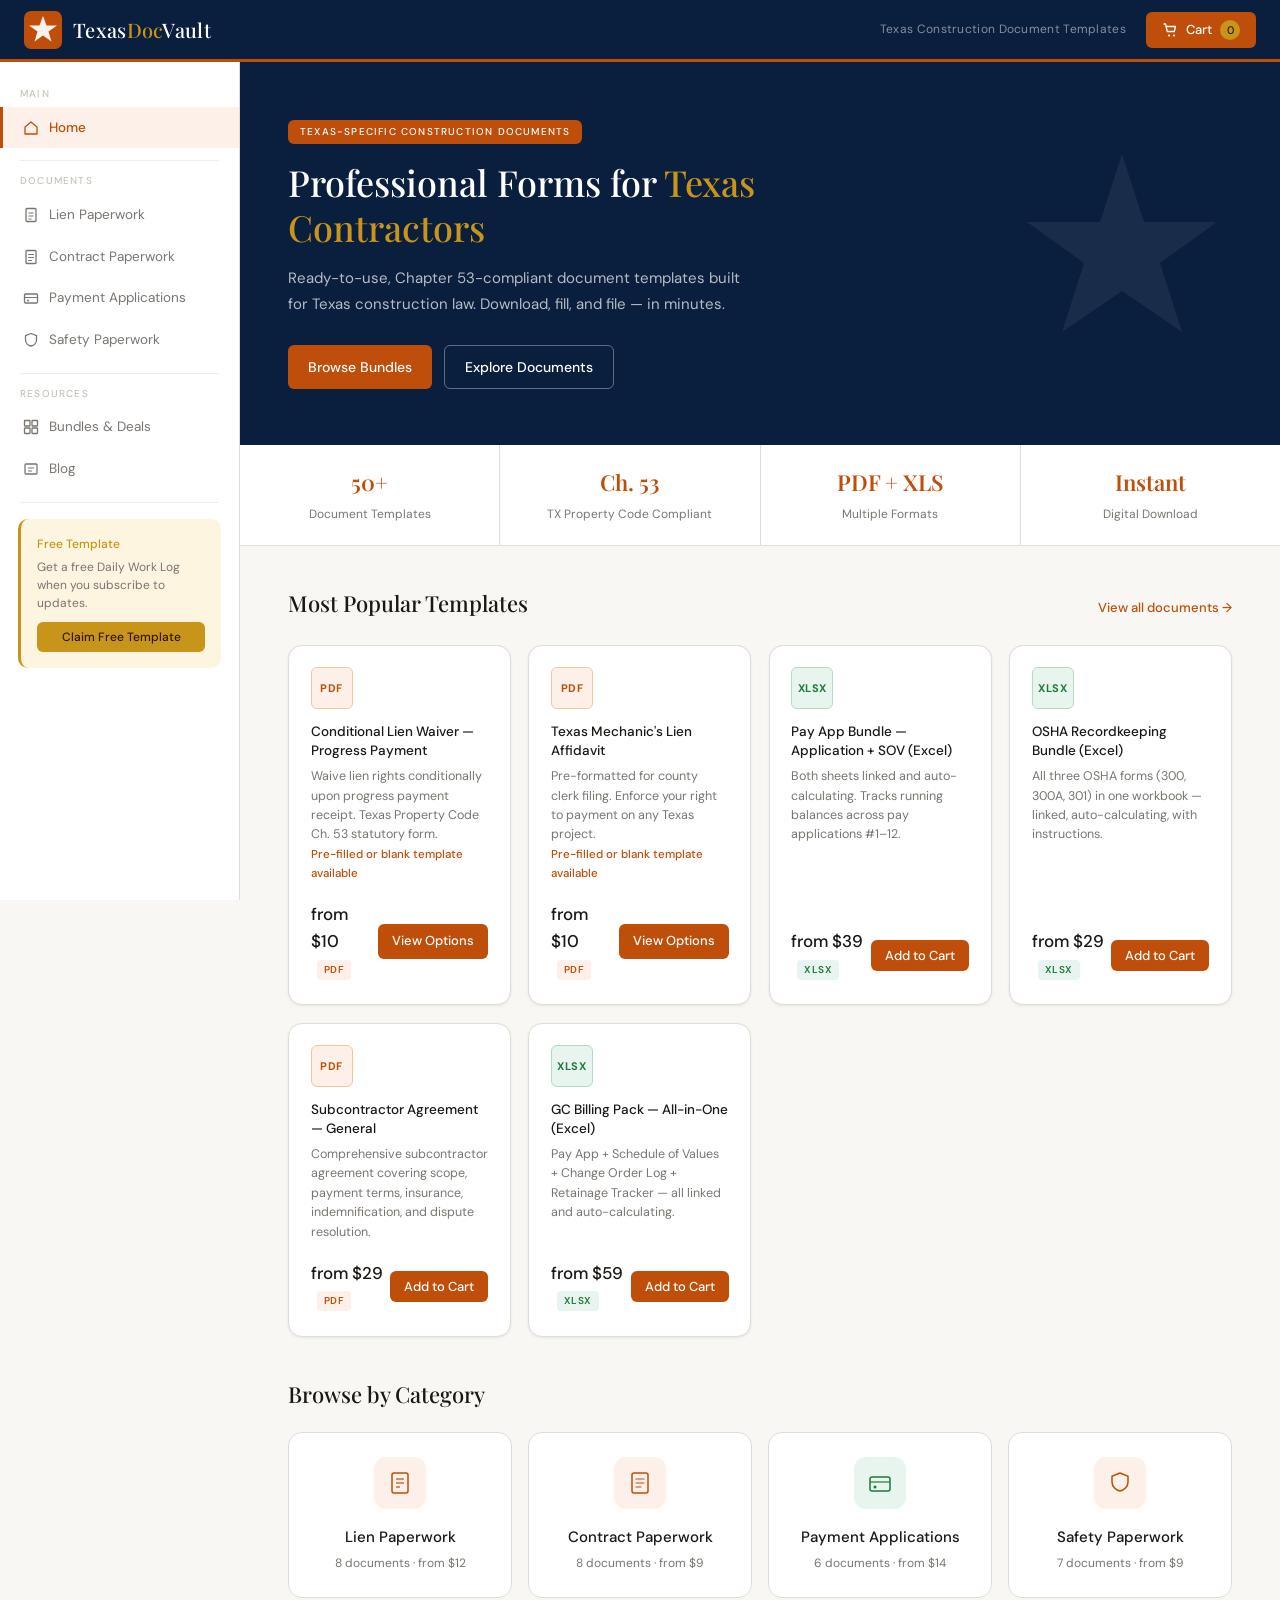
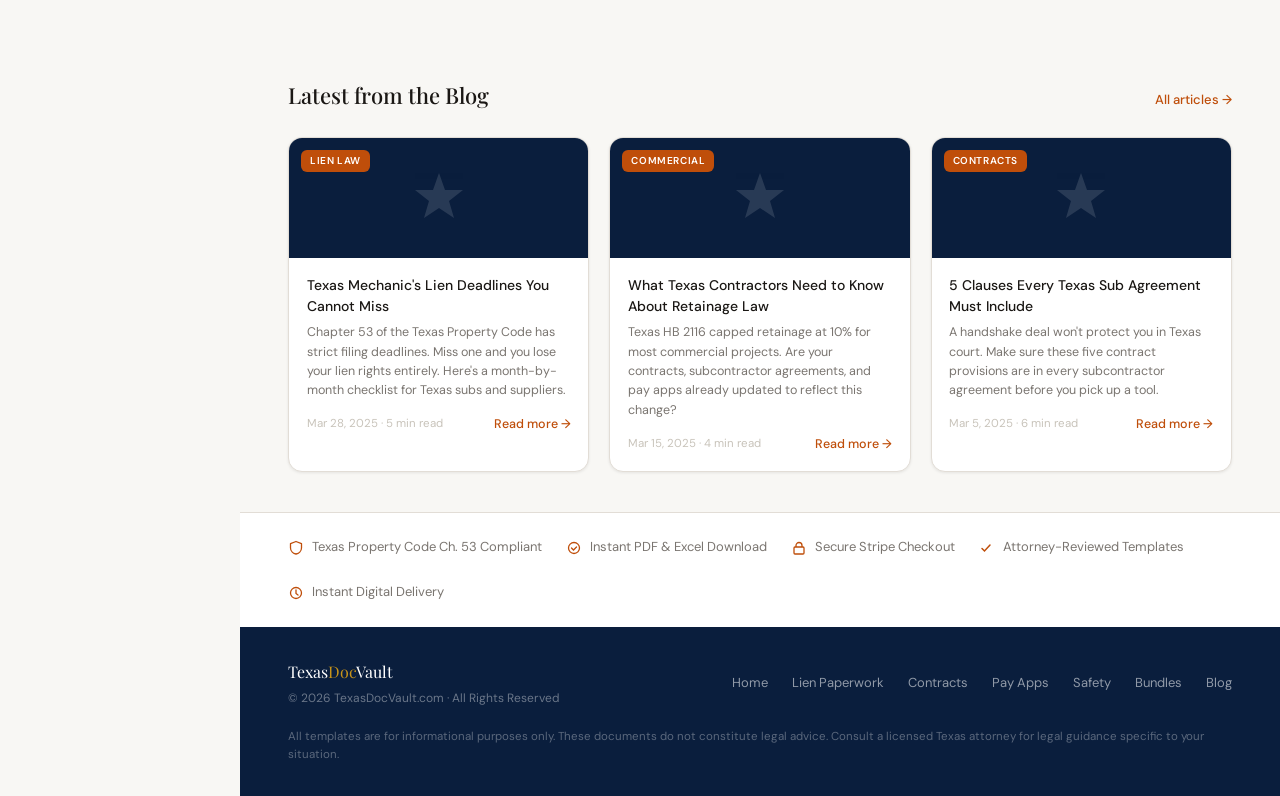
<file: index.html>
<!DOCTYPE html>
<html lang="en">
<head>
  <meta charset="UTF-8"/>
  <meta name="viewport" content="width=device-width, initial-scale=1.0"/>
  <title>TexasDocVault — Professional Construction Document Templates for Texas Contractors</title>
  <meta name="description" content="Ready-to-use, Texas-specific construction document templates. Mechanic's lien waivers, subcontractor agreements, OSHA logs, pay applications, and more. Instant PDF and Excel download."/>
  <meta name="keywords" content="Texas mechanic lien waiver, Texas subcontractor agreement, OSHA 300 log Excel, construction pay application Texas, Texas contractor forms"/>
  <link rel="canonical" href="https://texasdocvault.com/"/>
  <link rel="stylesheet" href="css/styles.css"/>
  <!-- Open Graph -->
  <meta property="og:title" content="TexasDocVault — Texas Construction Document Templates"/>
  <meta property="og:description" content="Professional, Texas-specific construction forms. Download and use in minutes."/>
  <meta property="og:type" content="website"/>
  <meta property="og:url" content="https://texasdocvault.com"/>
</head>
<body>

<div class="site-layout">
  <div id="site-header"></div>
  <div id="site-sidebar"></div>

  <div class="site-body">
    <main class="main-content">

      <!-- HERO -->
      <section class="hero">
        <svg class="hero-star" width="220" height="220" viewBox="0 0 220 220" fill="none">
          <polygon points="110,10 132,78 205,78 148,119 170,188 110,147 50,188 72,119 15,78 88,78" fill="white"/>
        </svg>
        <div class="hero-tag">Texas-Specific Construction Documents</div>
        <h1>Professional Forms for <em>Texas Contractors</em></h1>
        <p>Ready-to-use, Chapter 53-compliant document templates built for Texas construction law. Download, fill, and file — in minutes.</p>
        <div class="hero-actions">
          <a href="bundles.html" class="btn btn-primary">Browse Bundles</a>
          <a href="lien.html" class="btn btn-outline-white">Explore Documents</a>
        </div>
      </section>

      <!-- STATS BAR -->
      <div class="stats-bar">
        <div class="stat-item"><span class="stat-num">50+</span><span class="stat-label">Document Templates</span></div>
        <div class="stat-item"><span class="stat-num">Ch. 53</span><span class="stat-label">TX Property Code Compliant</span></div>
        <div class="stat-item"><span class="stat-num">PDF + XLS</span><span class="stat-label">Multiple Formats</span></div>
        <div class="stat-item"><span class="stat-num">Instant</span><span class="stat-label">Digital Download</span></div>
      </div>

      <!-- FEATURED PRODUCTS -->
      <section class="section">
        <div class="section-header">
          <h2 class="section-title">Most Popular Templates</h2>
          <a href="lien.html" class="section-link">View all documents →</a>
        </div>
        <div class="product-grid" id="featured-grid"></div>
      </section>

      <!-- CATEGORIES -->
      <section class="section" style="padding-top:0">
        <h2 class="section-title" style="margin-bottom:1.25rem">Browse by Category</h2>
        <div style="display:grid;grid-template-columns:repeat(auto-fill,minmax(220px,1fr));gap:1rem">
          <a href="lien.html" style="text-decoration:none">
            <div style="background:#fff;border:1px solid #e2ddd6;border-radius:14px;padding:1.5rem;text-align:center;transition:box-shadow .2s;cursor:pointer" onmouseover="this.style.boxShadow='0 4px 12px rgba(0,0,0,.1)'" onmouseout="this.style.boxShadow=''">
              <div style="width:52px;height:52px;background:#fdf0e8;border-radius:12px;display:flex;align-items:center;justify-content:center;margin:0 auto 1rem">
                <svg width="24" height="24" viewBox="0 0 24 24" fill="none"><rect x="4" y="2" width="16" height="20" rx="2" stroke="#bf4e0a" stroke-width="1.5"/><line x1="8" y1="8" x2="16" y2="8" stroke="#bf4e0a" stroke-width="1.2"/><line x1="8" y1="12" x2="16" y2="12" stroke="#bf4e0a" stroke-width="1.2"/><line x1="8" y1="16" x2="12" y2="16" stroke="#bf4e0a" stroke-width="1.2"/></svg>
              </div>
              <div style="font-weight:500;font-size:15px;color:#1a1714;margin-bottom:.3rem">Lien Paperwork</div>
              <div style="font-size:12px;color:#7a7570">8 documents · from $12</div>
            </div>
          </a>
          <a href="contract.html" style="text-decoration:none">
            <div style="background:#fff;border:1px solid #e2ddd6;border-radius:14px;padding:1.5rem;text-align:center;transition:box-shadow .2s" onmouseover="this.style.boxShadow='0 4px 12px rgba(0,0,0,.1)'" onmouseout="this.style.boxShadow=''">
              <div style="width:52px;height:52px;background:#fdf0e8;border-radius:12px;display:flex;align-items:center;justify-content:center;margin:0 auto 1rem">
                <svg width="24" height="24" viewBox="0 0 24 24" fill="none"><rect x="4" y="2" width="16" height="20" rx="2" stroke="#bf4e0a" stroke-width="1.5"/><path d="M8 8h8M8 12h8M8 16h5" stroke="#bf4e0a" stroke-width="1.2" stroke-linecap="round"/></svg>
              </div>
              <div style="font-weight:500;font-size:15px;color:#1a1714;margin-bottom:.3rem">Contract Paperwork</div>
              <div style="font-size:12px;color:#7a7570">8 documents · from $9</div>
            </div>
          </a>
          <a href="payment.html" style="text-decoration:none">
            <div style="background:#fff;border:1px solid #e2ddd6;border-radius:14px;padding:1.5rem;text-align:center;transition:box-shadow .2s" onmouseover="this.style.boxShadow='0 4px 12px rgba(0,0,0,.1)'" onmouseout="this.style.boxShadow=''">
              <div style="width:52px;height:52px;background:#e8f5ee;border-radius:12px;display:flex;align-items:center;justify-content:center;margin:0 auto 1rem">
                <svg width="24" height="24" viewBox="0 0 24 24" fill="none"><rect x="2" y="6" width="20" height="14" rx="2" stroke="#1d7a3a" stroke-width="1.5"/><line x1="2" y1="11" x2="22" y2="11" stroke="#1d7a3a" stroke-width="1.2"/><circle cx="7" cy="16" r="1.5" fill="#1d7a3a"/></svg>
              </div>
              <div style="font-weight:500;font-size:15px;color:#1a1714;margin-bottom:.3rem">Payment Applications</div>
              <div style="font-size:12px;color:#7a7570">6 documents · from $14</div>
            </div>
          </a>
          <a href="safety.html" style="text-decoration:none">
            <div style="background:#fff;border:1px solid #e2ddd6;border-radius:14px;padding:1.5rem;text-align:center;transition:box-shadow .2s" onmouseover="this.style.boxShadow='0 4px 12px rgba(0,0,0,.1)'" onmouseout="this.style.boxShadow=''">
              <div style="width:52px;height:52px;background:#fdf0e8;border-radius:12px;display:flex;align-items:center;justify-content:center;margin:0 auto 1rem">
                <svg width="24" height="24" viewBox="0 0 24 24" fill="none"><path d="M12 2l8 3.3V11c0 4.8-4 8.3-8 9-4-0.7-8-4.2-8-9V5.3L12 2z" stroke="#bf4e0a" stroke-width="1.5" stroke-linejoin="round"/></svg>
              </div>
              <div style="font-weight:500;font-size:15px;color:#1a1714;margin-bottom:.3rem">Safety Paperwork</div>
              <div style="font-size:12px;color:#7a7570">7 documents · from $9</div>
            </div>
          </a>
        </div>
      </section>

      <!-- BLOG PREVIEW -->
      <section class="section" style="background:#f8f7f4;padding-top:2.5rem;padding-bottom:2.5rem">
        <div class="section-header">
          <h2 class="section-title">Latest from the Blog</h2>
          <a href="blog.html" class="section-link">All articles →</a>
        </div>
        <div class="blog-grid" id="blog-preview"></div>
      </section>

      <!-- TRUST BAR -->
      <div class="trust-bar">
        <div class="trust-item">
          <svg width="16" height="16" viewBox="0 0 16 16" fill="none"><path d="M8 1.5l5.5 2.2V8c0 3.2-2.8 5.5-5.5 6-2.7-.5-5.5-2.8-5.5-6V3.7L8 1.5z" stroke="currentColor" stroke-width="1.3" stroke-linejoin="round"/></svg>
          Texas Property Code Ch. 53 Compliant
        </div>
        <div class="trust-item">
          <svg width="16" height="16" viewBox="0 0 16 16" fill="none"><circle cx="8" cy="8" r="5.5" stroke="currentColor" stroke-width="1.3"/><path d="M5.5 8l2 2 3-3" stroke="currentColor" stroke-width="1.3" stroke-linecap="round"/></svg>
          Instant PDF &amp; Excel Download
        </div>
        <div class="trust-item">
          <svg width="16" height="16" viewBox="0 0 16 16" fill="none"><rect x="3" y="7" width="10" height="7" rx="1" stroke="currentColor" stroke-width="1.3"/><path d="M5 7V5.5a3 3 0 016 0V7" stroke="currentColor" stroke-width="1.3"/></svg>
          Secure Stripe Checkout
        </div>
        <div class="trust-item">
          <svg width="16" height="16" viewBox="0 0 16 16" fill="none"><path d="M3 8.5l2.5 2.5L11 5" stroke="currentColor" stroke-width="1.5" stroke-linecap="round"/></svg>
          Attorney-Reviewed Templates
        </div>
        <div class="trust-item">
          <svg width="16" height="16" viewBox="0 0 16 16" fill="none"><circle cx="8" cy="8" r="5.5" stroke="currentColor" stroke-width="1.3"/><path d="M8 5v3.5l2 1.5" stroke="currentColor" stroke-width="1.3" stroke-linecap="round"/></svg>
          Instant Digital Delivery
        </div>
      </div>

    </main>
  </div>

  <div id="site-footer"></div>
</div>

<div id="cart-overlay-slot"></div>
<div id="toast-slot"></div>

<script src="js/data.js"></script>
<script src="js/components.js"></script>
<script>
  initPage('home');

  // Featured: hand-pick best sellers across categories
  const featured = [
    PRODUCTS.lien[0], PRODUCTS.lien[4],
    PRODUCTS.payment[2], PRODUCTS.safety[3],
    PRODUCTS.contract[0], PRODUCTS.payment[5],
  ];
  document.getElementById('featured-grid').innerHTML = featured.map(productCardHTML).join('');

  // Blog preview: first 3 posts
  document.getElementById('blog-preview').innerHTML = BLOG_POSTS.slice(0,3).map(blogCardHTML).join('');
</script>
</body>
</html>
</file>
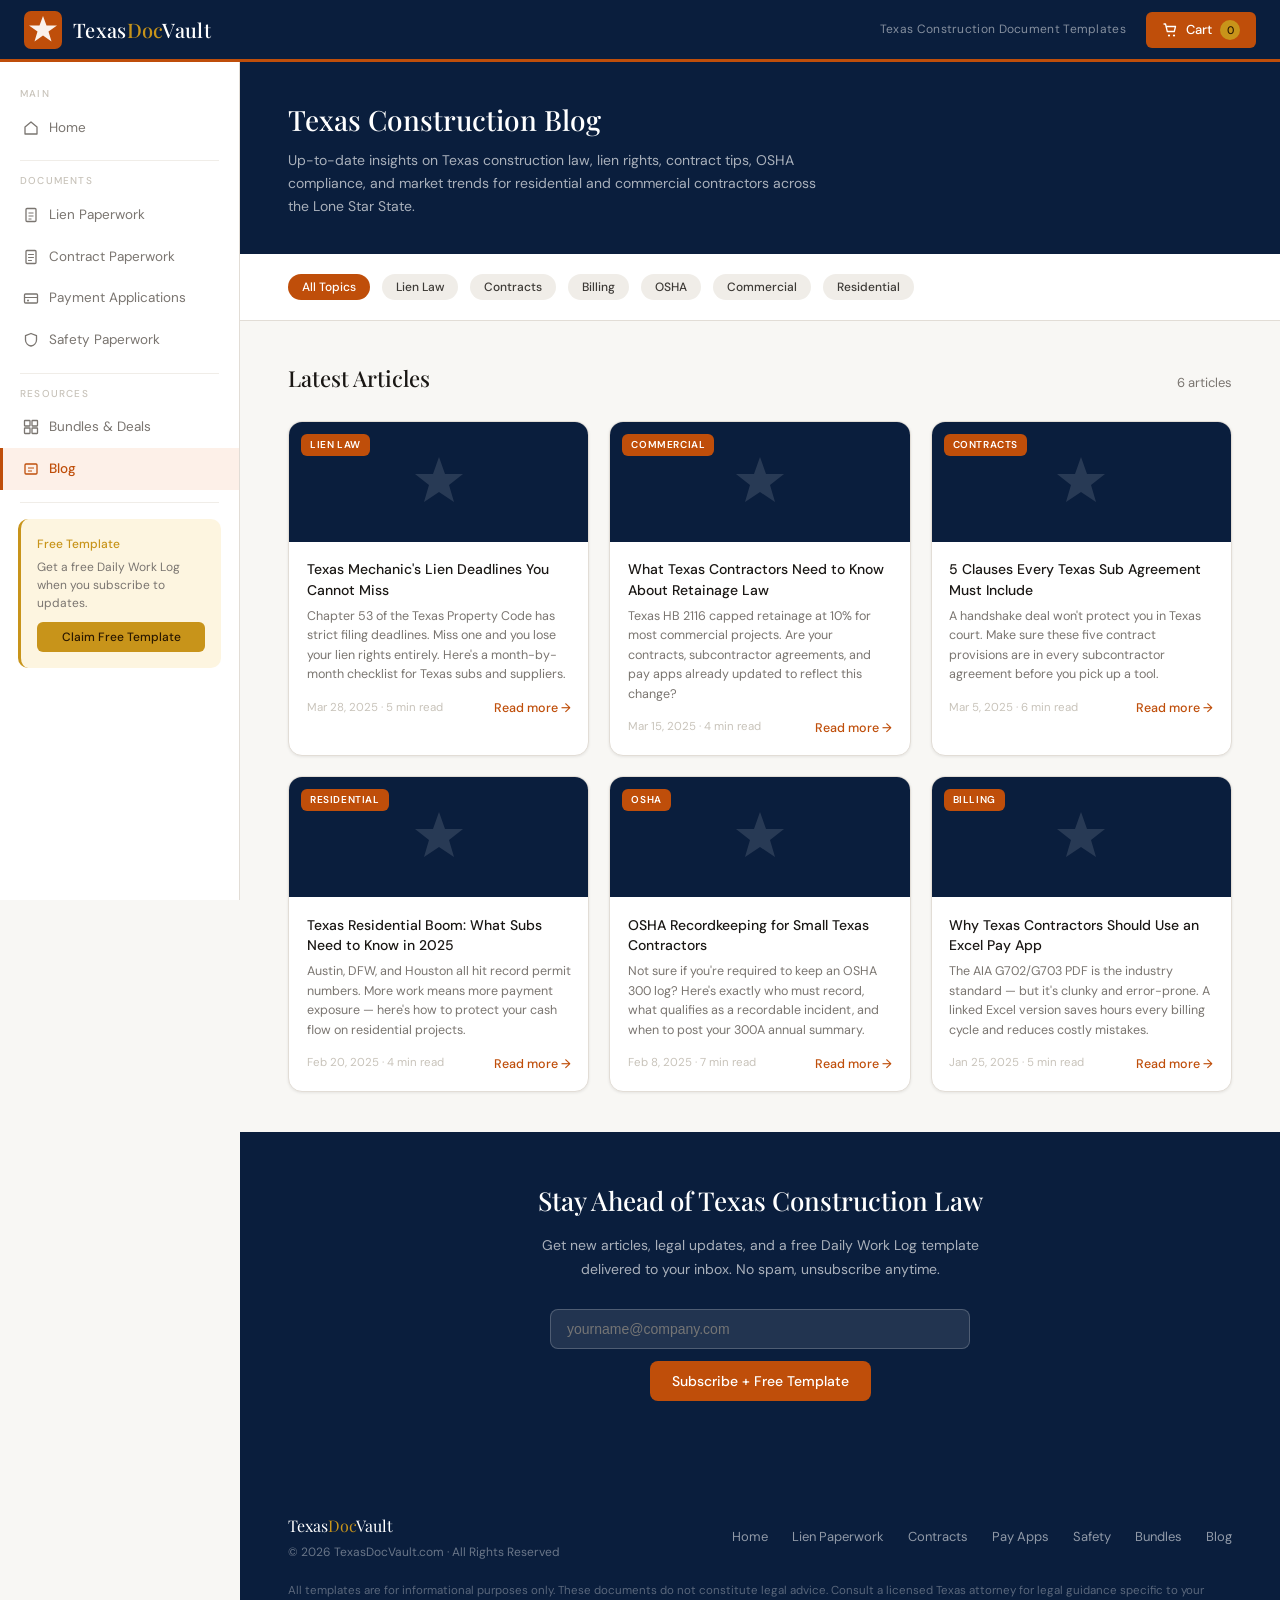
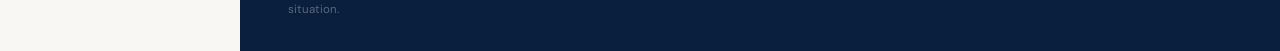
<file: blog.html>
<!DOCTYPE html>
<html lang="en">
<head>
  <meta charset="UTF-8"/>
  <meta name="viewport" content="width=device-width, initial-scale=1.0"/>
  <title>Texas Construction Blog — Lien Law, Contracts, OSHA & Market Trends | TexasDocVault</title>
  <meta name="description" content="Up-to-date insights on Texas construction law, mechanic's lien rights, subcontractor agreements, OSHA compliance, pay applications, and market trends for Texas contractors."/>
  <meta name="keywords" content="Texas construction blog, Texas lien law, Texas contractor tips, OSHA construction Texas, Texas subcontractor advice, construction market Texas 2025"/>
  <link rel="canonical" href="https://texasdocvault.com/blog.html"/>
  <link rel="stylesheet" href="css/styles.css"/>
</head>
<body>

<div class="site-layout">
  <div id="site-header"></div>
  <div id="site-sidebar"></div>

  <div class="site-body">
    <main class="main-content">

      <div class="cat-hero">
        <h1>Texas Construction Blog</h1>
        <p>Up-to-date insights on Texas construction law, lien rights, contract tips, OSHA compliance, and market trends for residential and commercial contractors across the Lone Star State.</p>
      </div>

      <!-- CATEGORY FILTER -->
      <div style="padding:1.25rem 3rem;background:#fff;border-bottom:1px solid #e2ddd6;display:flex;gap:.75rem;flex-wrap:wrap">
        <button onclick="filterBlog('all', this)" style="background:#bf4e0a;color:#fff;border:none;border-radius:20px;padding:5px 14px;font-size:12px;font-weight:500;cursor:pointer" id="filter-all">All Topics</button>
        <button onclick="filterBlog('Lien Law', this)" style="background:#f0ede8;color:#3d3a36;border:none;border-radius:20px;padding:5px 14px;font-size:12px;font-weight:500;cursor:pointer">Lien Law</button>
        <button onclick="filterBlog('Contracts', this)" style="background:#f0ede8;color:#3d3a36;border:none;border-radius:20px;padding:5px 14px;font-size:12px;font-weight:500;cursor:pointer">Contracts</button>
        <button onclick="filterBlog('Billing', this)" style="background:#f0ede8;color:#3d3a36;border:none;border-radius:20px;padding:5px 14px;font-size:12px;font-weight:500;cursor:pointer">Billing</button>
        <button onclick="filterBlog('OSHA', this)" style="background:#f0ede8;color:#3d3a36;border:none;border-radius:20px;padding:5px 14px;font-size:12px;font-weight:500;cursor:pointer">OSHA</button>
        <button onclick="filterBlog('Commercial', this)" style="background:#f0ede8;color:#3d3a36;border:none;border-radius:20px;padding:5px 14px;font-size:12px;font-weight:500;cursor:pointer">Commercial</button>
        <button onclick="filterBlog('Residential', this)" style="background:#f0ede8;color:#3d3a36;border:none;border-radius:20px;padding:5px 14px;font-size:12px;font-weight:500;cursor:pointer">Residential</button>
      </div>

      <section class="section">
        <div class="section-header">
          <h2 class="section-title">Latest Articles</h2>
          <span id="blog-count" style="font-size:13px;color:#7a7570"></span>
        </div>
        <div class="blog-grid" id="blog-grid"></div>
        <div id="no-results" style="display:none;text-align:center;padding:3rem;color:#7a7570;font-size:15px">No articles found in this category yet. Check back soon!</div>
      </section>

      <!-- NEWSLETTER SIGNUP -->
      <section style="background:#0a1e3d;padding:3rem;color:#fff;text-align:center">
        <h2 style="font-family:'Playfair Display',Georgia,serif;font-size:26px;font-weight:500;margin-bottom:.75rem">Stay Ahead of Texas Construction Law</h2>
        <p style="color:rgba(255,255,255,.65);font-size:14px;max-width:440px;margin:0 auto 1.75rem;line-height:1.7">Get new articles, legal updates, and a free Daily Work Log template delivered to your inbox. No spam, unsubscribe anytime.</p>
        <div style="display:flex;gap:.75rem;justify-content:center;flex-wrap:wrap;max-width:420px;margin:0 auto">
          <input type="email" id="email-input" placeholder="yourname@company.com" style="flex:1;min-width:200px;padding:11px 16px;border-radius:8px;border:1px solid rgba(255,255,255,.2);background:rgba(255,255,255,.1);color:#fff;font-size:14px;outline:none"/>
          <button onclick="subscribeEmail()" style="background:#bf4e0a;color:#fff;border:none;border-radius:8px;padding:11px 22px;font-size:14px;font-weight:500;cursor:pointer;white-space:nowrap">Subscribe + Free Template</button>
        </div>
        <div id="subscribe-msg" style="margin-top:.75rem;font-size:13px;color:rgba(255,255,255,.6);min-height:20px"></div>
      </section>

    </main>
  </div>

  <div id="site-footer"></div>
</div>

<div id="cart-overlay-slot"></div>
<div id="toast-slot"></div>

<script src="js/data.js"></script>
<script src="js/components.js"></script>
<script>
  initPage('blog');

  let currentFilter = 'all';

  function renderBlog(filter) {
    const posts = filter === 'all' ? BLOG_POSTS : BLOG_POSTS.filter(p => p.cat === filter);
    const grid = document.getElementById('blog-grid');
    const noResults = document.getElementById('no-results');
    const count = document.getElementById('blog-count');

    if (posts.length === 0) {
      grid.innerHTML = '';
      noResults.style.display = 'block';
      count.textContent = '';
    } else {
      grid.innerHTML = posts.map(blogCardHTML).join('');
      noResults.style.display = 'none';
      count.textContent = posts.length + (posts.length === 1 ? ' article' : ' articles');
    }
  }

  function filterBlog(cat, btn) {
    currentFilter = cat;
    document.querySelectorAll('[onclick^="filterBlog"]').forEach(b => {
      b.style.background = '#f0ede8';
      b.style.color = '#3d3a36';
    });
    btn.style.background = '#bf4e0a';
    btn.style.color = '#fff';
    renderBlog(cat);
  }

  function subscribeEmail() {
    const email = document.getElementById('email-input').value.trim();
    const msg = document.getElementById('subscribe-msg');
    if (!email || !email.includes('@')) {
      msg.textContent = 'Please enter a valid email address.';
      msg.style.color = '#f5a87a';
      return;
    }
    msg.textContent = "You're subscribed! Check your email for your free Daily Work Log template.";
    msg.style.color = '#9fe1cb';
    document.getElementById('email-input').value = '';
  }

  renderBlog('all');
  document.getElementById('blog-count').textContent = BLOG_POSTS.length + ' articles';
</script>
</body>
</html>
</file>
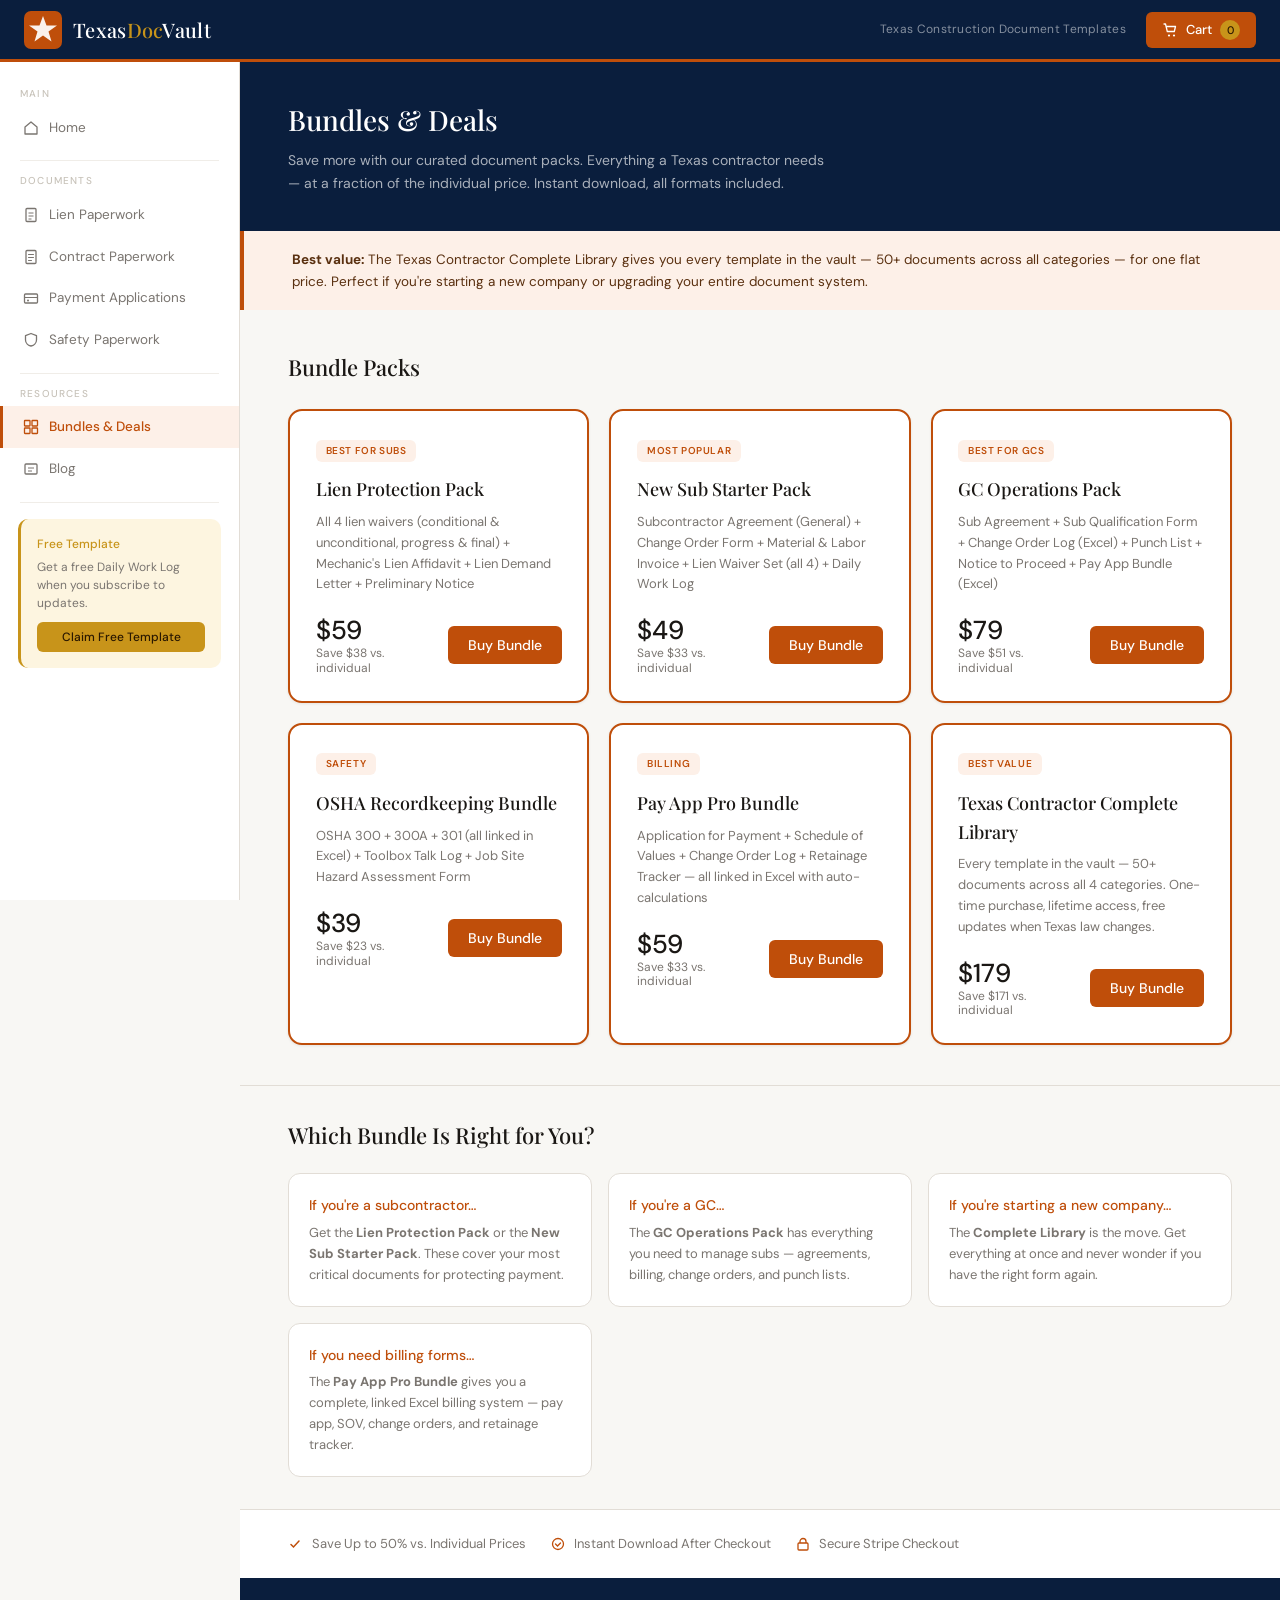
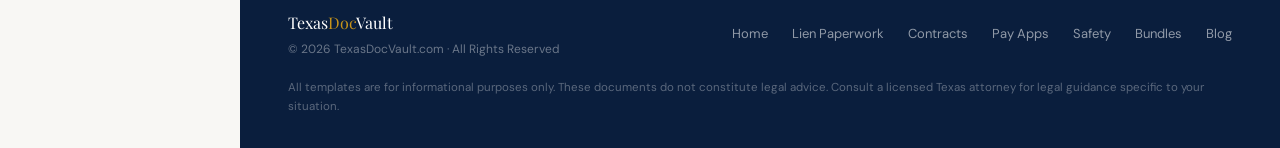
<file: bundles.html>
<!DOCTYPE html>
<html lang="en">
<head>
  <meta charset="UTF-8"/>
  <meta name="viewport" content="width=device-width, initial-scale=1.0"/>
  <title>Construction Document Bundles for Texas Contractors | TexasDocVault</title>
  <meta name="description" content="Save more with curated Texas construction document bundles. Lien Protection Pack, GC Operations Pack, Pay App Pro, OSHA Bundle, and the Complete Library. Instant download."/>
  <meta name="keywords" content="Texas contractor document bundle, lien waiver bundle Texas, construction forms bundle, subcontractor agreement bundle Texas"/>
  <link rel="canonical" href="https://texasdocvault.com/bundles.html"/>
  <link rel="stylesheet" href="css/styles.css"/>
</head>
<body>

<div class="site-layout">
  <div id="site-header"></div>
  <div id="site-sidebar"></div>

  <div class="site-body">
    <main class="main-content">

      <div class="cat-hero">
        <h1>Bundles &amp; Deals</h1>
        <p>Save more with our curated document packs. Everything a Texas contractor needs — at a fraction of the individual price. Instant download, all formats included.</p>
      </div>

      <div style="background:#fdf0e8;border-left:4px solid #bf4e0a;padding:1.1rem 3rem;font-size:13.5px;color:#5a3010;line-height:1.6">
        <strong>Best value:</strong> The Texas Contractor Complete Library gives you every template in the vault — 50+ documents across all categories — for one flat price. Perfect if you're starting a new company or upgrading your entire document system.
      </div>

      <section class="section">
        <div class="section-header">
          <h2 class="section-title">Bundle Packs</h2>
        </div>
        <div class="bundle-grid" id="bundle-grid"></div>
      </section>

      <!-- COMPARE TABLE -->
      <section class="section" style="background:#f8f7f4;border-top:1px solid #e2ddd6;padding-top:2rem;padding-bottom:2rem">
        <h2 class="section-title" style="margin-bottom:1.25rem">Which Bundle Is Right for You?</h2>
        <div style="display:grid;grid-template-columns:repeat(auto-fill,minmax(240px,1fr));gap:1rem">
          <div style="background:#fff;border:1px solid #e2ddd6;border-radius:12px;padding:1.25rem">
            <div style="font-weight:500;color:#bf4e0a;margin-bottom:.4rem;font-size:14px">If you're a subcontractor…</div>
            <div style="font-size:13px;color:#7a7570;line-height:1.6">Get the <strong>Lien Protection Pack</strong> or the <strong>New Sub Starter Pack</strong>. These cover your most critical documents for protecting payment.</div>
          </div>
          <div style="background:#fff;border:1px solid #e2ddd6;border-radius:12px;padding:1.25rem">
            <div style="font-weight:500;color:#bf4e0a;margin-bottom:.4rem;font-size:14px">If you're a GC…</div>
            <div style="font-size:13px;color:#7a7570;line-height:1.6">The <strong>GC Operations Pack</strong> has everything you need to manage subs — agreements, billing, change orders, and punch lists.</div>
          </div>
          <div style="background:#fff;border:1px solid #e2ddd6;border-radius:12px;padding:1.25rem">
            <div style="font-weight:500;color:#bf4e0a;margin-bottom:.4rem;font-size:14px">If you're starting a new company…</div>
            <div style="font-size:13px;color:#7a7570;line-height:1.6">The <strong>Complete Library</strong> is the move. Get everything at once and never wonder if you have the right form again.</div>
          </div>
          <div style="background:#fff;border:1px solid #e2ddd6;border-radius:12px;padding:1.25rem">
            <div style="font-weight:500;color:#bf4e0a;margin-bottom:.4rem;font-size:14px">If you need billing forms…</div>
            <div style="font-size:13px;color:#7a7570;line-height:1.6">The <strong>Pay App Pro Bundle</strong> gives you a complete, linked Excel billing system — pay app, SOV, change orders, and retainage tracker.</div>
          </div>
        </div>
      </section>

      <div class="trust-bar">
        <div class="trust-item">
          <svg width="16" height="16" viewBox="0 0 16 16" fill="none"><path d="M3 8.5l2.5 2.5L11 5" stroke="currentColor" stroke-width="1.5" stroke-linecap="round"/></svg>
          Save Up to 50% vs. Individual Prices
        </div>
        <div class="trust-item">
          <svg width="16" height="16" viewBox="0 0 16 16" fill="none"><circle cx="8" cy="8" r="5.5" stroke="currentColor" stroke-width="1.3"/><path d="M5.5 8l2 2 3-3" stroke="currentColor" stroke-width="1.3" stroke-linecap="round"/></svg>
          Instant Download After Checkout
        </div>
        <div class="trust-item">
          <svg width="16" height="16" viewBox="0 0 16 16" fill="none"><rect x="3" y="7" width="10" height="7" rx="1" stroke="currentColor" stroke-width="1.3"/><path d="M5 7V5.5a3 3 0 016 0V7" stroke="currentColor" stroke-width="1.3"/></svg>
          Secure Stripe Checkout
        </div>
      </div>

    </main>
  </div>

  <div id="site-footer"></div>
</div>

<div id="cart-overlay-slot"></div>
<div id="toast-slot"></div>

<script src="js/data.js"></script>
<script src="js/components.js"></script>
<script>
  initPage('bundles');
  document.getElementById('bundle-grid').innerHTML = BUNDLES.map(bundleCardHTML).join('');
</script>
</body>
</html>
</file>
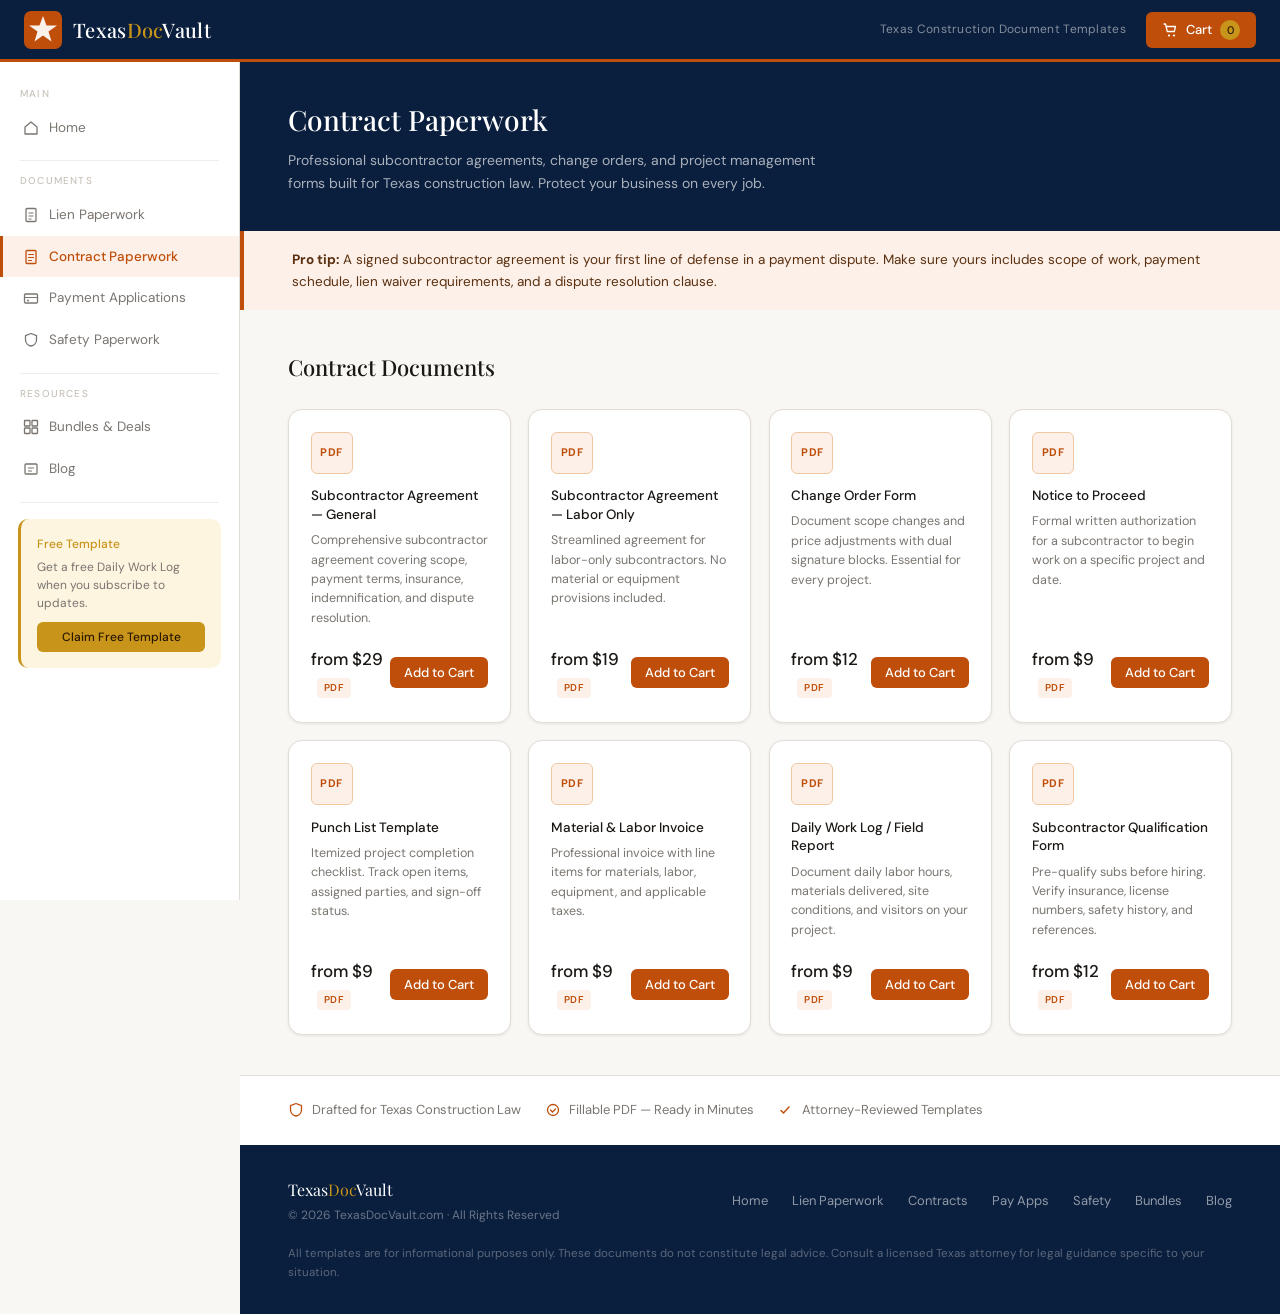
<file: contract.html>
<!DOCTYPE html>
<html lang="en">
<head>
  <meta charset="UTF-8"/>
  <meta name="viewport" content="width=device-width, initial-scale=1.0"/>
  <title>Texas Contractor Agreements & Contract Templates | TexasDocVault</title>
  <meta name="description" content="Professional subcontractor agreements, change orders, invoices, and field forms for Texas construction contractors. Drafted for Texas law. Instant PDF download."/>
  <meta name="keywords" content="Texas subcontractor agreement template, Texas construction contract, change order form Texas, subcontractor agreement PDF Texas, construction contract template"/>
  <link rel="canonical" href="https://texasdocvault.com/contract.html"/>
  <link rel="stylesheet" href="css/styles.css"/>
</head>
<body>

<div class="site-layout">
  <div id="site-header"></div>
  <div id="site-sidebar"></div>

  <div class="site-body">
    <main class="main-content">

      <div class="cat-hero">
        <h1>Contract Paperwork</h1>
        <p>Professional subcontractor agreements, change orders, and project management forms built for Texas construction law. Protect your business on every job.</p>
      </div>

      <div style="background:#fdf0e8;border-left:4px solid #bf4e0a;padding:1.1rem 3rem;font-size:13.5px;color:#5a3010;line-height:1.6">
        <strong>Pro tip:</strong> A signed subcontractor agreement is your first line of defense in a payment dispute. Make sure yours includes scope of work, payment schedule, lien waiver requirements, and a dispute resolution clause.
      </div>

      <section class="section">
        <div class="section-header">
          <h2 class="section-title">Contract Documents</h2>
        </div>
        <div class="product-grid" id="contract-grid"></div>
      </section>

      <div class="trust-bar">
        <div class="trust-item">
          <svg width="16" height="16" viewBox="0 0 16 16" fill="none"><path d="M8 1.5l5.5 2.2V8c0 3.2-2.8 5.5-5.5 6-2.7-.5-5.5-2.8-5.5-6V3.7L8 1.5z" stroke="currentColor" stroke-width="1.3" stroke-linejoin="round"/></svg>
          Drafted for Texas Construction Law
        </div>
        <div class="trust-item">
          <svg width="16" height="16" viewBox="0 0 16 16" fill="none"><circle cx="8" cy="8" r="5.5" stroke="currentColor" stroke-width="1.3"/><path d="M5.5 8l2 2 3-3" stroke="currentColor" stroke-width="1.3" stroke-linecap="round"/></svg>
          Fillable PDF — Ready in Minutes
        </div>
        <div class="trust-item">
          <svg width="16" height="16" viewBox="0 0 16 16" fill="none"><path d="M3 8.5l2.5 2.5L11 5" stroke="currentColor" stroke-width="1.5" stroke-linecap="round"/></svg>
          Attorney-Reviewed Templates
        </div>
      </div>

    </main>
  </div>

  <div id="site-footer"></div>
</div>

<div id="cart-overlay-slot"></div>
<div id="toast-slot"></div>

<script src="js/data.js"></script>
<script src="js/components.js"></script>
<script>
  initPage('contract');
  document.getElementById('contract-grid').innerHTML = PRODUCTS.contract.map(productCardHTML).join('');
</script>
</body>
</html>
</file>
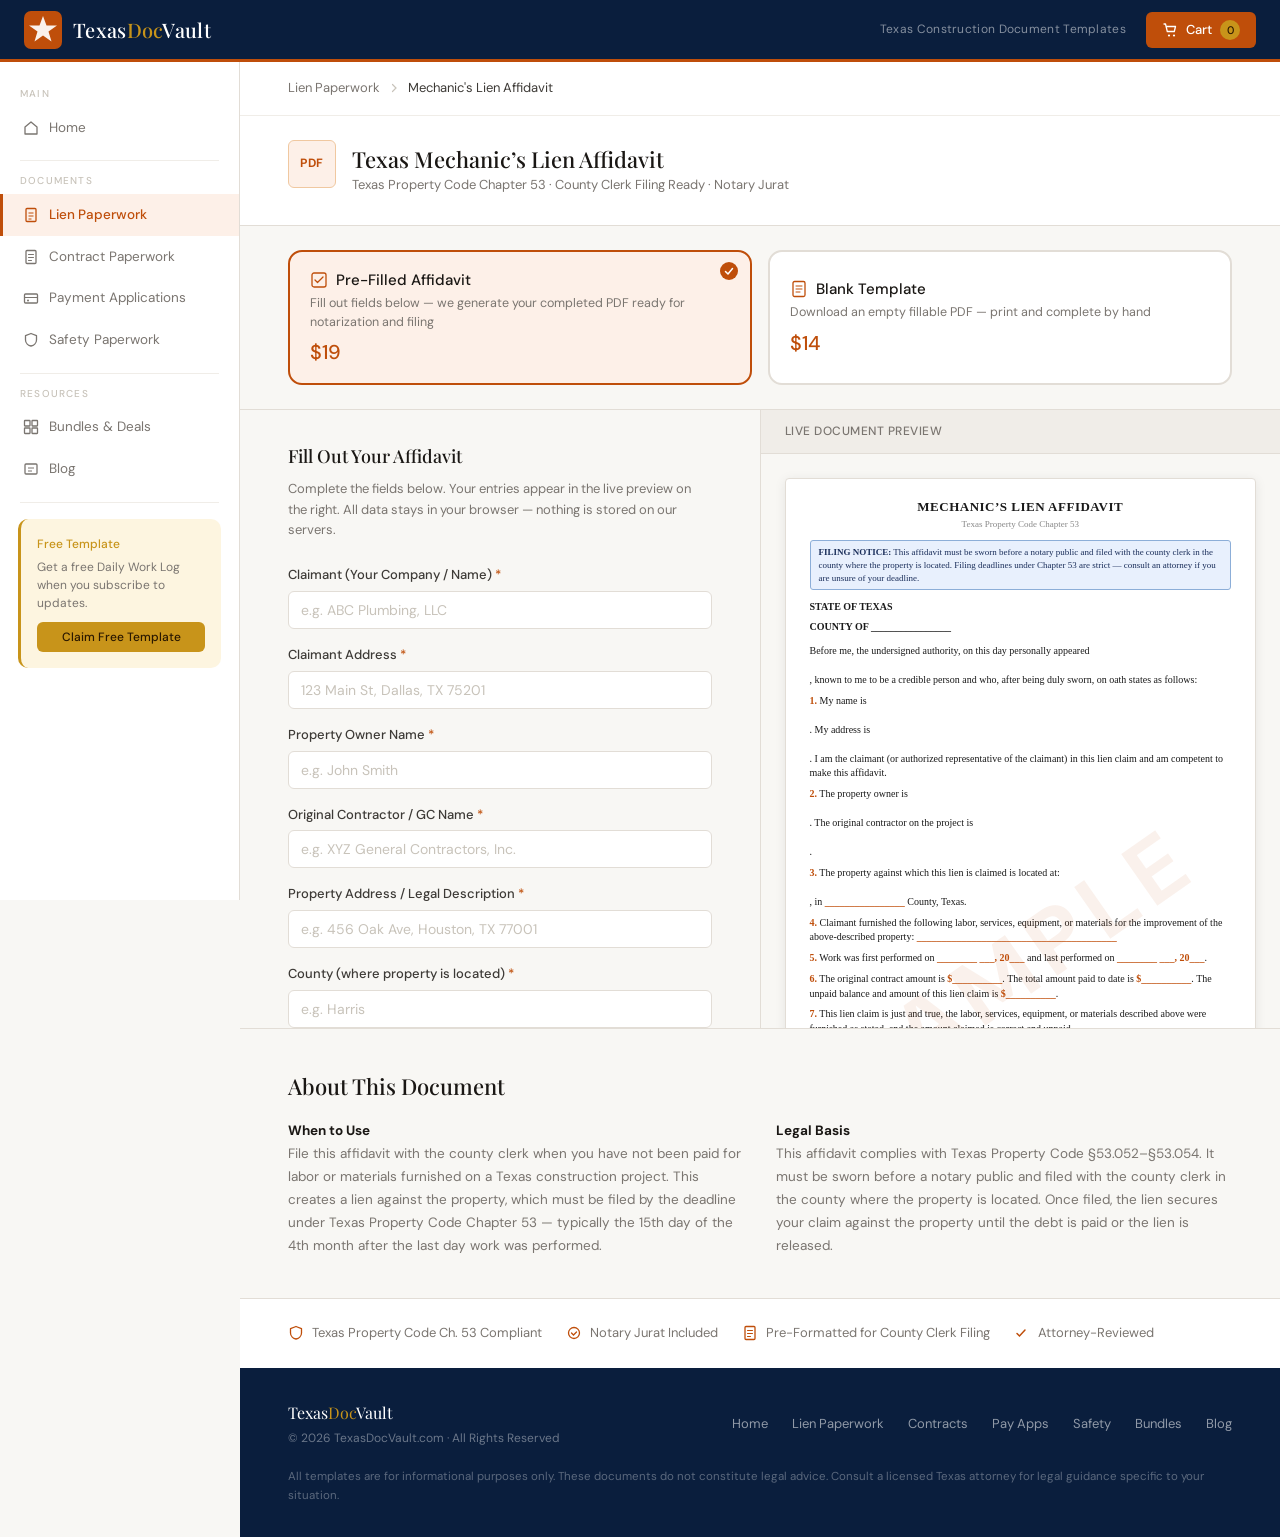
<file: lien-affidavit.html>
<!DOCTYPE html>
<html lang="en">
<head>
  <meta charset="UTF-8"/>
  <meta name="viewport" content="width=device-width, initial-scale=1.0"/>
  <title>Texas Mechanic's Lien Affidavit | TexasDocVault</title>
  <meta name="description" content="Texas Mechanic's Lien Affidavit for county clerk filing. Pre-fill online or download a blank template. Compliant with Texas Property Code Chapter 53. Includes notary jurat."/>
  <meta name="keywords" content="Texas mechanic lien affidavit, file mechanic lien Texas, Chapter 53 lien affidavit, Texas lien claim filing, county clerk lien form"/>
  <link rel="canonical" href="https://texasdocvault.com/lien-affidavit.html"/>
  <link rel="stylesheet" href="css/styles.css"/>
</head>
<body>

<div class="site-layout">
  <div id="site-header"></div>
  <div id="site-sidebar"></div>

  <div class="site-body">
    <main class="main-content">

      <!-- BREADCRUMB -->
      <div class="pdp-breadcrumb">
        <a href="lien.html">Lien Paperwork</a>
        <svg width="12" height="12" viewBox="0 0 12 12" fill="none"><path d="M4.5 2.5L8 6l-3.5 3.5" stroke="currentColor" stroke-width="1.2" stroke-linecap="round"/></svg>
        <span>Mechanic's Lien Affidavit</span>
      </div>

      <!-- PRODUCT HEADER -->
      <div class="pdp-header">
        <div class="pdp-header-left">
          <div class="product-icon icon-pdf" style="width:48px;height:48px;font-size:12px">PDF</div>
          <div>
            <h1 class="pdp-title">Texas Mechanic&rsquo;s Lien Affidavit</h1>
            <p class="pdp-subtitle">Texas Property Code Chapter 53 &middot; County Clerk Filing Ready &middot; Notary Jurat</p>
          </div>
        </div>
      </div>

      <!-- PURCHASE OPTIONS -->
      <div class="pdp-options">
        <button class="pdp-option active" data-option="prefilled" onclick="selectOption('prefilled')">
          <div class="pdp-option-label">
            <svg width="18" height="18" viewBox="0 0 18 18" fill="none"><rect x="2" y="2" width="14" height="14" rx="2" stroke="currentColor" stroke-width="1.3"/><path d="M5 9l2.5 2.5L13 6" stroke="currentColor" stroke-width="1.3" stroke-linecap="round" stroke-linejoin="round"/></svg>
            Pre-Filled Affidavit
          </div>
          <div class="pdp-option-desc">Fill out fields below — we generate your completed PDF ready for notarization and filing</div>
          <div class="pdp-option-price">$19</div>
        </button>
        <button class="pdp-option" data-option="blank" onclick="selectOption('blank')">
          <div class="pdp-option-label">
            <svg width="18" height="18" viewBox="0 0 18 18" fill="none"><rect x="3" y="1.5" width="12" height="15" rx="1.5" stroke="currentColor" stroke-width="1.3"/><path d="M6 6h6M6 9h6M6 12h4" stroke="currentColor" stroke-width="1" stroke-linecap="round"/></svg>
            Blank Template
          </div>
          <div class="pdp-option-desc">Download an empty fillable PDF — print and complete by hand</div>
          <div class="pdp-option-price">$14</div>
        </button>
      </div>

      <!-- MAIN CONTENT AREA -->
      <div class="pdp-body">

        <!-- LEFT: FORM -->
        <div class="pdp-form-col" id="form-col">
          <div class="pdp-form-panel">
            <h2 class="pdp-form-heading">Fill Out Your Affidavit</h2>
            <p class="pdp-form-note">Complete the fields below. Your entries appear in the live preview on the right. All data stays in your browser — nothing is stored on our servers.</p>

            <div class="pdp-field-group">
              <label class="pdp-label">Claimant (Your Company / Name) <span class="pdp-req">*</span></label>
              <input type="text" class="pdp-input" id="f-claimant" placeholder="e.g. ABC Plumbing, LLC" oninput="updatePreview()"/>
            </div>

            <div class="pdp-field-group">
              <label class="pdp-label">Claimant Address <span class="pdp-req">*</span></label>
              <input type="text" class="pdp-input" id="f-claimant-address" placeholder="123 Main St, Dallas, TX 75201" oninput="updatePreview()"/>
            </div>

            <div class="pdp-field-group">
              <label class="pdp-label">Property Owner Name <span class="pdp-req">*</span></label>
              <input type="text" class="pdp-input" id="f-owner" placeholder="e.g. John Smith" oninput="updatePreview()"/>
            </div>

            <div class="pdp-field-group">
              <label class="pdp-label">Original Contractor / GC Name <span class="pdp-req">*</span></label>
              <input type="text" class="pdp-input" id="f-gc" placeholder="e.g. XYZ General Contractors, Inc." oninput="updatePreview()"/>
            </div>

            <div class="pdp-field-group">
              <label class="pdp-label">Property Address / Legal Description <span class="pdp-req">*</span></label>
              <input type="text" class="pdp-input" id="f-property" placeholder="e.g. 456 Oak Ave, Houston, TX 77001" oninput="updatePreview()"/>
            </div>

            <div class="pdp-field-group">
              <label class="pdp-label">County (where property is located) <span class="pdp-req">*</span></label>
              <input type="text" class="pdp-input" id="f-county" placeholder="e.g. Harris" oninput="updatePreview()"/>
            </div>

            <div class="pdp-field-group">
              <label class="pdp-label">Description of Labor / Materials Furnished <span class="pdp-req">*</span></label>
              <textarea class="pdp-input pdp-textarea" id="f-work" placeholder="e.g. Furnished all labor and materials for rough-in and finish plumbing, including fixtures, piping, and water heater installation" oninput="updatePreview()"></textarea>
            </div>

            <div class="pdp-field-row">
              <div class="pdp-field-group" style="flex:1">
                <label class="pdp-label">First Date Work Performed <span class="pdp-req">*</span></label>
                <input type="date" class="pdp-input" id="f-start-date" oninput="updatePreview()"/>
              </div>
              <div class="pdp-field-group" style="flex:1">
                <label class="pdp-label">Last Date Work Performed <span class="pdp-req">*</span></label>
                <input type="date" class="pdp-input" id="f-end-date" oninput="updatePreview()"/>
              </div>
            </div>

            <div class="pdp-field-row">
              <div class="pdp-field-group" style="flex:1">
                <label class="pdp-label">Original Contract Amount <span class="pdp-req">*</span></label>
                <div class="pdp-input-prefix-wrap">
                  <span class="pdp-input-prefix">$</span>
                  <input type="text" class="pdp-input pdp-input-with-prefix" id="f-contract" placeholder="0.00" oninput="formatAmount(this); updatePreview()"/>
                </div>
              </div>
              <div class="pdp-field-group" style="flex:1">
                <label class="pdp-label">Amount Paid to Date</label>
                <div class="pdp-input-prefix-wrap">
                  <span class="pdp-input-prefix">$</span>
                  <input type="text" class="pdp-input pdp-input-with-prefix" id="f-paid" placeholder="0.00" oninput="formatAmount(this); updatePreview()"/>
                </div>
              </div>
            </div>

            <div class="pdp-field-group">
              <label class="pdp-label">Unpaid Balance / Lien Claim Amount <span class="pdp-req">*</span></label>
              <div class="pdp-input-prefix-wrap">
                <span class="pdp-input-prefix">$</span>
                <input type="text" class="pdp-input pdp-input-with-prefix" id="f-claim" placeholder="0.00" oninput="formatAmount(this); updatePreview()"/>
              </div>
            </div>

            <div class="pdp-field-group">
              <label class="pdp-label">Signature Date</label>
              <input type="date" class="pdp-input" id="f-sig-date" oninput="updatePreview()"/>
            </div>

            <div class="pdp-form-actions">
              <button class="btn btn-primary pdp-add-btn" onclick="addPrefilledToCart()">
                <svg width="16" height="16" viewBox="0 0 16 16" fill="none"><path d="M2 2h1.5l1.8 7.5h7l1.2-5H4.5" stroke="white" stroke-width="1.3" stroke-linecap="round" stroke-linejoin="round"/><circle cx="7" cy="13.5" r="1.1" fill="white"/><circle cx="12" cy="13.5" r="1.1" fill="white"/></svg>
                Add Pre-Filled Affidavit to Cart — $19
              </button>
            </div>
          </div>
        </div>

        <!-- LEFT (BLANK): Simple info panel -->
        <div class="pdp-form-col pdp-blank-panel" id="blank-col" style="display:none">
          <div class="pdp-form-panel">
            <h2 class="pdp-form-heading">Blank Template</h2>
            <p class="pdp-form-note" style="margin-bottom:1.25rem">Download a blank Texas Mechanic&rsquo;s Lien Affidavit. All fields are left empty for you to fill in by hand or with a PDF editor.</p>

            <div class="pdp-blank-features">
              <div class="pdp-blank-feature">
                <svg width="16" height="16" viewBox="0 0 16 16" fill="none"><path d="M3 8.5l2.5 2.5L11 5" stroke="#1d7a3a" stroke-width="1.5" stroke-linecap="round"/></svg>
                Texas Property Code Chapter 53 compliant
              </div>
              <div class="pdp-blank-feature">
                <svg width="16" height="16" viewBox="0 0 16 16" fill="none"><path d="M3 8.5l2.5 2.5L11 5" stroke="#1d7a3a" stroke-width="1.5" stroke-linecap="round"/></svg>
                Pre-formatted for county clerk filing
              </div>
              <div class="pdp-blank-feature">
                <svg width="16" height="16" viewBox="0 0 16 16" fill="none"><path d="M3 8.5l2.5 2.5L11 5" stroke="#1d7a3a" stroke-width="1.5" stroke-linecap="round"/></svg>
                Notary jurat block included
              </div>
              <div class="pdp-blank-feature">
                <svg width="16" height="16" viewBox="0 0 16 16" fill="none"><path d="M3 8.5l2.5 2.5L11 5" stroke="#1d7a3a" stroke-width="1.5" stroke-linecap="round"/></svg>
                Print-ready letter-size format
              </div>
              <div class="pdp-blank-feature">
                <svg width="16" height="16" viewBox="0 0 16 16" fill="none"><path d="M3 8.5l2.5 2.5L11 5" stroke="#1d7a3a" stroke-width="1.5" stroke-linecap="round"/></svg>
                Reusable — use on unlimited projects
              </div>
            </div>

            <div class="pdp-form-actions">
              <button class="btn btn-primary pdp-add-btn" onclick="addBlankToCart()">
                <svg width="16" height="16" viewBox="0 0 16 16" fill="none"><path d="M2 2h1.5l1.8 7.5h7l1.2-5H4.5" stroke="white" stroke-width="1.3" stroke-linecap="round" stroke-linejoin="round"/><circle cx="7" cy="13.5" r="1.1" fill="white"/><circle cx="12" cy="13.5" r="1.1" fill="white"/></svg>
                Add Blank Template to Cart — $14
              </button>
            </div>
          </div>
        </div>

        <!-- RIGHT: LIVE PREVIEW -->
        <div class="pdp-preview-col">
          <div class="pdp-preview-bar">
            <span>Live Document Preview</span>
          </div>
          <div class="pdp-preview" id="doc-preview"></div>
        </div>

      </div>

      <!-- INFO SECTION -->
      <section class="section" style="border-top:1px solid var(--gray-200)">
        <h2 class="section-title" style="margin-bottom:1rem">About This Document</h2>
        <div style="display:grid;grid-template-columns:1fr 1fr;gap:2rem;font-size:13.5px;color:var(--gray-500);line-height:1.7">
          <div>
            <strong style="color:var(--gray-900)">When to Use</strong><br/>
            File this affidavit with the county clerk when you have not been paid for labor or materials furnished on a Texas construction project. This creates a lien against the property, which must be filed by the deadline under Texas Property Code Chapter 53 — typically the 15th day of the 4th month after the last day work was performed.
          </div>
          <div>
            <strong style="color:var(--gray-900)">Legal Basis</strong><br/>
            This affidavit complies with Texas Property Code §53.052–§53.054. It must be sworn before a notary public and filed with the county clerk in the county where the property is located. Once filed, the lien secures your claim against the property until the debt is paid or the lien is released.
          </div>
        </div>
      </section>

      <!-- TRUST BAR -->
      <div class="trust-bar">
        <div class="trust-item">
          <svg width="16" height="16" viewBox="0 0 16 16" fill="none"><path d="M8 1.5l5.5 2.2V8c0 3.2-2.8 5.5-5.5 6-2.7-.5-5.5-2.8-5.5-6V3.7L8 1.5z" stroke="currentColor" stroke-width="1.3" stroke-linejoin="round"/></svg>
          Texas Property Code Ch. 53 Compliant
        </div>
        <div class="trust-item">
          <svg width="16" height="16" viewBox="0 0 16 16" fill="none"><circle cx="8" cy="8" r="5.5" stroke="currentColor" stroke-width="1.3"/><path d="M5.5 8l2 2 3-3" stroke="currentColor" stroke-width="1.3" stroke-linecap="round"/></svg>
          Notary Jurat Included
        </div>
        <div class="trust-item">
          <svg width="16" height="16" viewBox="0 0 16 16" fill="none"><rect x="3" y="1.5" width="10" height="13" rx="1" stroke="currentColor" stroke-width="1.3"/><path d="M5.5 5.5h5M5.5 8.5h5M5.5 11.5h3" stroke="currentColor" stroke-width="1" stroke-linecap="round"/></svg>
          Pre-Formatted for County Clerk Filing
        </div>
        <div class="trust-item">
          <svg width="16" height="16" viewBox="0 0 16 16" fill="none"><path d="M3 8.5l2.5 2.5L11 5" stroke="currentColor" stroke-width="1.5" stroke-linecap="round"/></svg>
          Attorney-Reviewed
        </div>
      </div>

    </main>
  </div>

  <div id="site-footer"></div>
</div>

<div id="cart-overlay-slot"></div>
<div id="toast-slot"></div>

<script src="js/data.js"></script>
<script src="js/components.js"></script>
<script>
  initPage('lien');

  /* ── Option Toggle ─────────────────────────────── */
  function selectOption(opt) {
    document.querySelectorAll('.pdp-option').forEach(el => el.classList.remove('active'));
    document.querySelector(`.pdp-option[data-option="${opt}"]`).classList.add('active');
    document.getElementById('form-col').style.display = opt === 'prefilled' ? '' : 'none';
    document.getElementById('blank-col').style.display = opt === 'blank' ? '' : 'none';
  }

  /* ── Amount Formatting ─────────────────────────── */
  function formatAmount(el) {
    let v = el.value.replace(/[^0-9.]/g, '');
    const parts = v.split('.');
    if (parts.length > 2) v = parts[0] + '.' + parts.slice(1).join('');
    el.value = v;
  }

  /* ── Add to Cart ───────────────────────────────── */
  function addPrefilledToCart() {
    const claimant = document.getElementById('f-claimant').value.trim();
    const address  = document.getElementById('f-claimant-address').value.trim();
    const owner    = document.getElementById('f-owner').value.trim();
    const gc       = document.getElementById('f-gc').value.trim();
    const property = document.getElementById('f-property').value.trim();
    const county   = document.getElementById('f-county').value.trim();
    const work     = document.getElementById('f-work').value.trim();
    const startDt  = document.getElementById('f-start-date').value;
    const endDt    = document.getElementById('f-end-date').value;
    const contract = document.getElementById('f-contract').value.trim();
    const claim    = document.getElementById('f-claim').value.trim();

    if (!claimant || !address || !owner || !gc || !property || !county || !work || !startDt || !endDt || !contract || !claim) {
      showToast('Please fill out all required fields before adding to cart.');
      return;
    }

    const formData = {
      claimant, address, owner, gc, property, county, work,
      startDate: startDt, endDate: endDt, contract, claim,
      paid: document.getElementById('f-paid').value.trim(),
      sigDate: document.getElementById('f-sig-date').value,
    };
    localStorage.setItem('tdv_prefill_lw5', JSON.stringify(formData));
    addToCart('lw-5-prefilled', "Mechanic's Lien Affidavit (Pre-Filled)", 19);
  }

  function addBlankToCart() {
    addToCart('lw-5-blank', "Mechanic's Lien Affidavit (Blank Template)", 14);
  }

  /* ── Live Preview ──────────────────────────────── */
  function val(id) { return document.getElementById(id) ? document.getElementById(id).value : ''; }
  function blank(str) { return str ? str : '<span class="prev-blank"></span>'; }
  function blankLine(str) { return str ? str : '&nbsp;'; }
  function blankDate(str) {
    if (!str) return '________ ___, 20___';
    const d = new Date(str + 'T00:00:00');
    return d.toLocaleDateString('en-US', { month: 'long', day: 'numeric', year: 'numeric' });
  }
  function fmtAmt(v) {
    if (!v) return '$__________';
    return '$' + Number(v).toLocaleString('en-US', {minimumFractionDigits: 2, maximumFractionDigits: 2});
  }

  function updatePreview() {
    const claimant = val('f-claimant');
    const address  = val('f-claimant-address');
    const owner    = val('f-owner');
    const gc       = val('f-gc');
    const property = val('f-property');
    const county   = val('f-county');
    const work     = val('f-work');
    const startDt  = val('f-start-date');
    const endDt    = val('f-end-date');
    const contract = val('f-contract');
    const paid     = val('f-paid');
    const claim    = val('f-claim');
    const sigDate  = val('f-sig-date');

    document.getElementById('doc-preview').innerHTML = `
      <div class="prev-doc">
        <div class="prev-header">MECHANIC&rsquo;S LIEN AFFIDAVIT</div>
        <div class="prev-statute">Texas Property Code Chapter 53</div>

        <div class="prev-notice" style="background:#e8f0fd;border-color:#8caed8;color:#1a2e5a">
          <strong>FILING NOTICE:</strong> This affidavit must be sworn before a notary public and filed with the county clerk in the county where the property is located. Filing deadlines under Chapter 53 are strict — consult an attorney if you are unsure of your deadline.
        </div>

        <div class="prev-body">
          <div style="font-size:10px;margin-bottom:.4rem"><strong>STATE OF TEXAS</strong></div>
          <div style="font-size:10px;margin-bottom:.6rem"><strong>COUNTY OF ${county ? county.toUpperCase() : '________________'}</strong></div>

          <div class="prev-paragraph">Before me, the undersigned authority, on this day personally appeared <strong>${blank(claimant)}</strong>, known to me to be a credible person and who, after being duly sworn, on oath states as follows:</div>

          <div class="prev-paragraph"><strong>1.</strong> My name is <strong>${blank(claimant)}</strong>. My address is <strong>${blank(address)}</strong>. I am the claimant (or authorized representative of the claimant) in this lien claim and am competent to make this affidavit.</div>

          <div class="prev-paragraph"><strong>2.</strong> The property owner is <strong>${blank(owner)}</strong>. The original contractor on the project is <strong>${blank(gc)}</strong>.</div>

          <div class="prev-paragraph"><strong>3.</strong> The property against which this lien is claimed is located at: <strong>${blank(property)}</strong>, in <strong>${county ? county : '________________'}</strong> County, Texas.</div>

          <div class="prev-paragraph"><strong>4.</strong> Claimant furnished the following labor, services, equipment, or materials for the improvement of the above-described property: <strong>${work ? work : '________________________________________'}</strong></div>

          <div class="prev-paragraph"><strong>5.</strong> Work was first performed on <strong>${blankDate(startDt)}</strong> and last performed on <strong>${blankDate(endDt)}</strong>.</div>

          <div class="prev-paragraph"><strong>6.</strong> The original contract amount is <strong>${fmtAmt(contract)}</strong>. The total amount paid to date is <strong>${fmtAmt(paid)}</strong>. The unpaid balance and amount of this lien claim is <strong>${fmtAmt(claim)}</strong>.</div>

          <div class="prev-paragraph"><strong>7.</strong> This lien claim is just and true, the labor, services, equipment, or materials described above were furnished as stated, and the amount claimed is correct and unpaid.</div>

          <div class="prev-sig-section">
            <div class="prev-sig-block">
              <div class="prev-sig-label">CLAIMANT / AFFIANT:</div>
              <div class="prev-sig-name">${blankLine(claimant)}</div>
              <div class="prev-sig-line">
                <div>By: <span style="display:inline-block;width:260px;border-bottom:1px solid #ccc">&nbsp;</span></div>
                <div>Title: <span style="display:inline-block;width:248px;border-bottom:1px solid #ccc">&nbsp;</span></div>
                <div>Date: ${blankDate(sigDate)}</div>
              </div>
            </div>
          </div>

          <div class="prev-notary">
            <div class="prev-notary-title">JURAT</div>
            <div class="prev-notary-body">
              <div>STATE OF TEXAS</div>
              <div>COUNTY OF ${county ? county.toUpperCase() : '________________'}</div>
              <div style="margin-top:.3rem">Sworn to and subscribed before me by <strong>${blank(claimant) || '________________________________'}</strong> on this ${blankDate(sigDate)}.</div>
              <div class="prev-notary-sig">
                <div><span style="display:inline-block;width:260px;border-bottom:1px solid #ccc">&nbsp;</span></div>
                <div>Notary Public, State of Texas</div>
                <div>My Commission Expires: <span style="display:inline-block;width:140px;border-bottom:1px solid #ccc">&nbsp;</span></div>
              </div>
              <div class="prev-notary-seal">[NOTARY SEAL]</div>
            </div>
          </div>
        </div>
        <div class="prev-doc-footer">texasdocvault.com</div>
      </div>
    `;
  }

  // Initial render
  updatePreview();
</script>
</body>
</html>
</file>
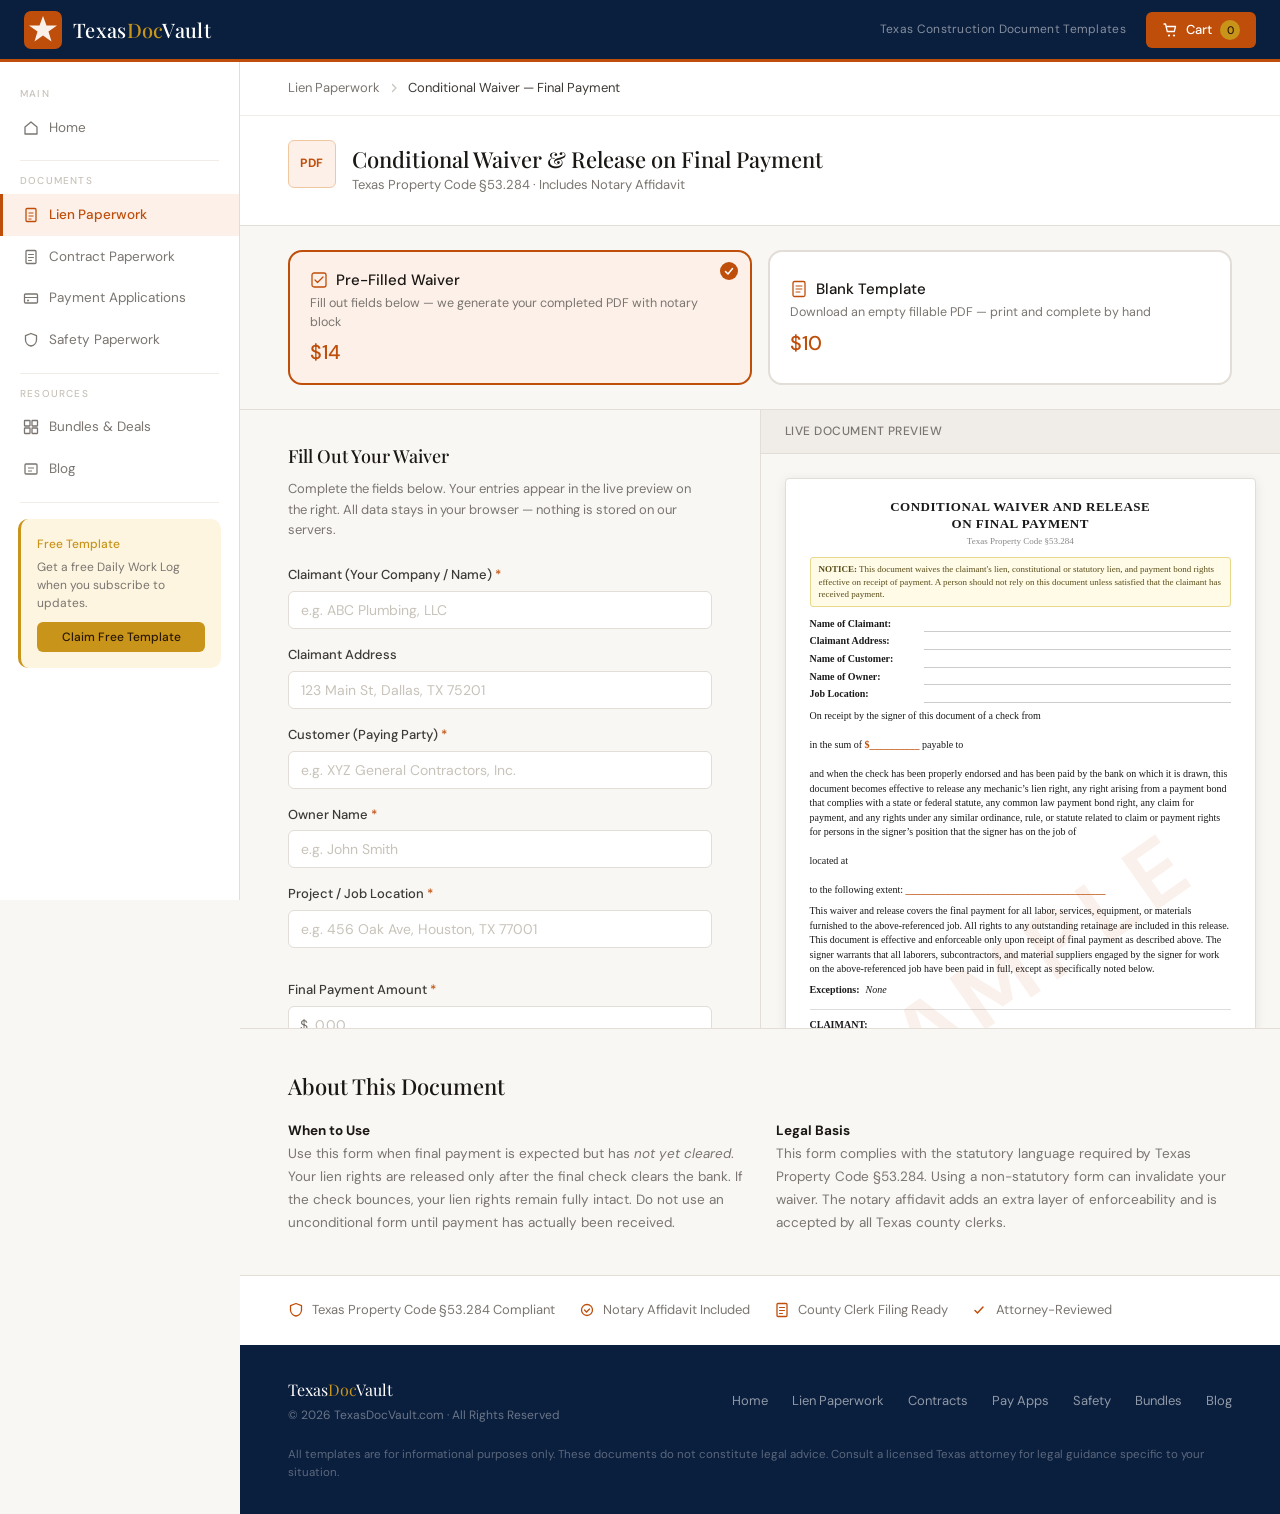
<file: lien-conditional-final.html>
<!DOCTYPE html>
<html lang="en">
<head>
  <meta charset="UTF-8"/>
  <meta name="viewport" content="width=device-width, initial-scale=1.0"/>
  <title>Conditional Lien Waiver — Final Payment | TexasDocVault</title>
  <meta name="description" content="Texas Conditional Waiver and Release on Final Payment. Pre-fill online or download a blank template. Compliant with Texas Property Code §53.284. Includes notary affidavit."/>
  <meta name="keywords" content="conditional lien waiver final payment Texas, Texas Property Code 53.284, conditional waiver fillable PDF, Texas mechanic lien waiver final"/>
  <link rel="canonical" href="https://texasdocvault.com/lien-conditional-final.html"/>
  <link rel="stylesheet" href="css/styles.css"/>
</head>
<body>

<div class="site-layout">
  <div id="site-header"></div>
  <div id="site-sidebar"></div>

  <div class="site-body">
    <main class="main-content">

      <!-- BREADCRUMB -->
      <div class="pdp-breadcrumb">
        <a href="lien.html">Lien Paperwork</a>
        <svg width="12" height="12" viewBox="0 0 12 12" fill="none"><path d="M4.5 2.5L8 6l-3.5 3.5" stroke="currentColor" stroke-width="1.2" stroke-linecap="round"/></svg>
        <span>Conditional Waiver — Final Payment</span>
      </div>

      <!-- PRODUCT HEADER -->
      <div class="pdp-header">
        <div class="pdp-header-left">
          <div class="product-icon icon-pdf" style="width:48px;height:48px;font-size:12px">PDF</div>
          <div>
            <h1 class="pdp-title">Conditional Waiver &amp; Release on Final Payment</h1>
            <p class="pdp-subtitle">Texas Property Code §53.284 &middot; Includes Notary Affidavit</p>
          </div>
        </div>
      </div>

      <!-- PURCHASE OPTIONS -->
      <div class="pdp-options">
        <button class="pdp-option active" data-option="prefilled" onclick="selectOption('prefilled')">
          <div class="pdp-option-label">
            <svg width="18" height="18" viewBox="0 0 18 18" fill="none"><rect x="2" y="2" width="14" height="14" rx="2" stroke="currentColor" stroke-width="1.3"/><path d="M5 9l2.5 2.5L13 6" stroke="currentColor" stroke-width="1.3" stroke-linecap="round" stroke-linejoin="round"/></svg>
            Pre-Filled Waiver
          </div>
          <div class="pdp-option-desc">Fill out fields below — we generate your completed PDF with notary block</div>
          <div class="pdp-option-price">$14</div>
        </button>
        <button class="pdp-option" data-option="blank" onclick="selectOption('blank')">
          <div class="pdp-option-label">
            <svg width="18" height="18" viewBox="0 0 18 18" fill="none"><rect x="3" y="1.5" width="12" height="15" rx="1.5" stroke="currentColor" stroke-width="1.3"/><path d="M6 6h6M6 9h6M6 12h4" stroke="currentColor" stroke-width="1" stroke-linecap="round"/></svg>
            Blank Template
          </div>
          <div class="pdp-option-desc">Download an empty fillable PDF — print and complete by hand</div>
          <div class="pdp-option-price">$10</div>
        </button>
      </div>

      <!-- MAIN CONTENT AREA -->
      <div class="pdp-body">

        <!-- LEFT: FORM -->
        <div class="pdp-form-col" id="form-col">
          <div class="pdp-form-panel">
            <h2 class="pdp-form-heading">Fill Out Your Waiver</h2>
            <p class="pdp-form-note">Complete the fields below. Your entries appear in the live preview on the right. All data stays in your browser — nothing is stored on our servers.</p>

            <div class="pdp-field-group">
              <label class="pdp-label">Claimant (Your Company / Name) <span class="pdp-req">*</span></label>
              <input type="text" class="pdp-input" id="f-claimant" placeholder="e.g. ABC Plumbing, LLC" oninput="updatePreview()"/>
            </div>

            <div class="pdp-field-group">
              <label class="pdp-label">Claimant Address</label>
              <input type="text" class="pdp-input" id="f-claimant-address" placeholder="123 Main St, Dallas, TX 75201" oninput="updatePreview()"/>
            </div>

            <div class="pdp-field-group">
              <label class="pdp-label">Customer (Paying Party) <span class="pdp-req">*</span></label>
              <input type="text" class="pdp-input" id="f-customer" placeholder="e.g. XYZ General Contractors, Inc." oninput="updatePreview()"/>
            </div>

            <div class="pdp-field-group">
              <label class="pdp-label">Owner Name <span class="pdp-req">*</span></label>
              <input type="text" class="pdp-input" id="f-owner" placeholder="e.g. John Smith" oninput="updatePreview()"/>
            </div>

            <div class="pdp-field-row">
              <div class="pdp-field-group" style="flex:1">
                <label class="pdp-label">Project / Job Location <span class="pdp-req">*</span></label>
                <input type="text" class="pdp-input" id="f-location" placeholder="e.g. 456 Oak Ave, Houston, TX 77001" oninput="updatePreview()"/>
              </div>
            </div>

            <div class="pdp-field-group">
              <label class="pdp-label">Final Payment Amount <span class="pdp-req">*</span></label>
              <div class="pdp-input-prefix-wrap">
                <span class="pdp-input-prefix">$</span>
                <input type="text" class="pdp-input pdp-input-with-prefix" id="f-amount" placeholder="0.00" oninput="formatAmount(this); updatePreview()"/>
              </div>
            </div>

            <div class="pdp-field-group">
              <label class="pdp-label">Job Description / Scope of Work <span class="pdp-req">*</span></label>
              <textarea class="pdp-input pdp-textarea" id="f-scope" placeholder="e.g. Rough-in and finish plumbing for 3-story commercial build" oninput="updatePreview()"></textarea>
            </div>

            <div class="pdp-field-group">
              <label class="pdp-label">Exceptions (if any)</label>
              <textarea class="pdp-input pdp-textarea" id="f-exceptions" placeholder="List any exceptions to this waiver, or leave blank for 'None'" oninput="updatePreview()"></textarea>
            </div>

            <div class="pdp-field-row">
              <div class="pdp-field-group" style="flex:1">
                <label class="pdp-label">County (for Notary Affidavit)</label>
                <input type="text" class="pdp-input" id="f-county" placeholder="e.g. Harris" oninput="updatePreview()"/>
              </div>
              <div class="pdp-field-group" style="flex:1">
                <label class="pdp-label">Signature Date</label>
                <input type="date" class="pdp-input" id="f-sig-date" oninput="updatePreview()"/>
              </div>
            </div>

            <div class="pdp-form-actions">
              <button class="btn btn-primary pdp-add-btn" onclick="addPrefilledToCart()">
                <svg width="16" height="16" viewBox="0 0 16 16" fill="none"><path d="M2 2h1.5l1.8 7.5h7l1.2-5H4.5" stroke="white" stroke-width="1.3" stroke-linecap="round" stroke-linejoin="round"/><circle cx="7" cy="13.5" r="1.1" fill="white"/><circle cx="12" cy="13.5" r="1.1" fill="white"/></svg>
                Add Pre-Filled Waiver to Cart — $14
              </button>
            </div>
          </div>
        </div>

        <!-- LEFT (BLANK): Simple info panel -->
        <div class="pdp-form-col pdp-blank-panel" id="blank-col" style="display:none">
          <div class="pdp-form-panel">
            <h2 class="pdp-form-heading">Blank Template</h2>
            <p class="pdp-form-note" style="margin-bottom:1.25rem">Download a blank Conditional Waiver &amp; Release on Final Payment. All fields are left empty for you to fill in by hand or with a PDF editor.</p>

            <div class="pdp-blank-features">
              <div class="pdp-blank-feature">
                <svg width="16" height="16" viewBox="0 0 16 16" fill="none"><path d="M3 8.5l2.5 2.5L11 5" stroke="#1d7a3a" stroke-width="1.5" stroke-linecap="round"/></svg>
                Texas Property Code §53.284 statutory language
              </div>
              <div class="pdp-blank-feature">
                <svg width="16" height="16" viewBox="0 0 16 16" fill="none"><path d="M3 8.5l2.5 2.5L11 5" stroke="#1d7a3a" stroke-width="1.5" stroke-linecap="round"/></svg>
                Notary acknowledgment block included
              </div>
              <div class="pdp-blank-feature">
                <svg width="16" height="16" viewBox="0 0 16 16" fill="none"><path d="M3 8.5l2.5 2.5L11 5" stroke="#1d7a3a" stroke-width="1.5" stroke-linecap="round"/></svg>
                Fillable fields for handwritten or digital entry
              </div>
              <div class="pdp-blank-feature">
                <svg width="16" height="16" viewBox="0 0 16 16" fill="none"><path d="M3 8.5l2.5 2.5L11 5" stroke="#1d7a3a" stroke-width="1.5" stroke-linecap="round"/></svg>
                Print-ready letter-size format
              </div>
              <div class="pdp-blank-feature">
                <svg width="16" height="16" viewBox="0 0 16 16" fill="none"><path d="M3 8.5l2.5 2.5L11 5" stroke="#1d7a3a" stroke-width="1.5" stroke-linecap="round"/></svg>
                Reusable — use on unlimited projects
              </div>
            </div>

            <div class="pdp-form-actions">
              <button class="btn btn-primary pdp-add-btn" onclick="addBlankToCart()">
                <svg width="16" height="16" viewBox="0 0 16 16" fill="none"><path d="M2 2h1.5l1.8 7.5h7l1.2-5H4.5" stroke="white" stroke-width="1.3" stroke-linecap="round" stroke-linejoin="round"/><circle cx="7" cy="13.5" r="1.1" fill="white"/><circle cx="12" cy="13.5" r="1.1" fill="white"/></svg>
                Add Blank Template to Cart — $10
              </button>
            </div>
          </div>
        </div>

        <!-- RIGHT: LIVE PREVIEW -->
        <div class="pdp-preview-col">
          <div class="pdp-preview-bar">
            <span>Live Document Preview</span>
          </div>
          <div class="pdp-preview" id="doc-preview"></div>
        </div>

      </div>

      <!-- INFO SECTION -->
      <section class="section" style="border-top:1px solid var(--gray-200)">
        <h2 class="section-title" style="margin-bottom:1rem">About This Document</h2>
        <div style="display:grid;grid-template-columns:1fr 1fr;gap:2rem;font-size:13.5px;color:var(--gray-500);line-height:1.7">
          <div>
            <strong style="color:var(--gray-900)">When to Use</strong><br/>
            Use this form when final payment is expected but has <em>not yet cleared</em>. Your lien rights are released only after the final check clears the bank. If the check bounces, your lien rights remain fully intact. Do not use an unconditional form until payment has actually been received.
          </div>
          <div>
            <strong style="color:var(--gray-900)">Legal Basis</strong><br/>
            This form complies with the statutory language required by Texas Property Code §53.284. Using a non-statutory form can invalidate your waiver. The notary affidavit adds an extra layer of enforceability and is accepted by all Texas county clerks.
          </div>
        </div>
      </section>

      <!-- TRUST BAR -->
      <div class="trust-bar">
        <div class="trust-item">
          <svg width="16" height="16" viewBox="0 0 16 16" fill="none"><path d="M8 1.5l5.5 2.2V8c0 3.2-2.8 5.5-5.5 6-2.7-.5-5.5-2.8-5.5-6V3.7L8 1.5z" stroke="currentColor" stroke-width="1.3" stroke-linejoin="round"/></svg>
          Texas Property Code §53.284 Compliant
        </div>
        <div class="trust-item">
          <svg width="16" height="16" viewBox="0 0 16 16" fill="none"><circle cx="8" cy="8" r="5.5" stroke="currentColor" stroke-width="1.3"/><path d="M5.5 8l2 2 3-3" stroke="currentColor" stroke-width="1.3" stroke-linecap="round"/></svg>
          Notary Affidavit Included
        </div>
        <div class="trust-item">
          <svg width="16" height="16" viewBox="0 0 16 16" fill="none"><rect x="3" y="1.5" width="10" height="13" rx="1" stroke="currentColor" stroke-width="1.3"/><path d="M5.5 5.5h5M5.5 8.5h5M5.5 11.5h3" stroke="currentColor" stroke-width="1" stroke-linecap="round"/></svg>
          County Clerk Filing Ready
        </div>
        <div class="trust-item">
          <svg width="16" height="16" viewBox="0 0 16 16" fill="none"><path d="M3 8.5l2.5 2.5L11 5" stroke="currentColor" stroke-width="1.5" stroke-linecap="round"/></svg>
          Attorney-Reviewed
        </div>
      </div>

    </main>
  </div>

  <div id="site-footer"></div>
</div>

<div id="cart-overlay-slot"></div>
<div id="toast-slot"></div>

<script src="js/data.js"></script>
<script src="js/components.js"></script>
<script>
  initPage('lien');

  /* ── Option Toggle ─────────────────────────────── */
  function selectOption(opt) {
    document.querySelectorAll('.pdp-option').forEach(el => el.classList.remove('active'));
    document.querySelector(`.pdp-option[data-option="${opt}"]`).classList.add('active');
    document.getElementById('form-col').style.display = opt === 'prefilled' ? '' : 'none';
    document.getElementById('blank-col').style.display = opt === 'blank' ? '' : 'none';
  }

  /* ── Amount Formatting ─────────────────────────── */
  function formatAmount(el) {
    let v = el.value.replace(/[^0-9.]/g, '');
    const parts = v.split('.');
    if (parts.length > 2) v = parts[0] + '.' + parts.slice(1).join('');
    el.value = v;
  }

  /* ── Add to Cart ───────────────────────────────── */
  function addPrefilledToCart() {
    const claimant = document.getElementById('f-claimant').value.trim();
    const customer = document.getElementById('f-customer').value.trim();
    const owner    = document.getElementById('f-owner').value.trim();
    const location = document.getElementById('f-location').value.trim();
    const amount   = document.getElementById('f-amount').value.trim();
    const scope    = document.getElementById('f-scope').value.trim();

    if (!claimant || !customer || !owner || !location || !amount || !scope) {
      showToast('Please fill out all required fields before adding to cart.');
      return;
    }

    const formData = {
      claimant,
      claimantAddress: document.getElementById('f-claimant-address').value.trim(),
      customer, owner, location, amount, scope,
      exceptions: document.getElementById('f-exceptions').value.trim(),
      county: document.getElementById('f-county').value.trim(),
      sigDate: document.getElementById('f-sig-date').value,
    };
    localStorage.setItem('tdv_prefill_lw3', JSON.stringify(formData));
    addToCart('lw-3-prefilled', 'Conditional Waiver — Final (Pre-Filled)', 14);
  }

  function addBlankToCart() {
    addToCart('lw-3-blank', 'Conditional Waiver — Final (Blank Template)', 10);
  }

  /* ── Live Preview ──────────────────────────────── */
  function val(id) { return document.getElementById(id) ? document.getElementById(id).value : ''; }
  function blank(str) { return str ? str : '<span class="prev-blank"></span>'; }
  function blankLine(str) { return str ? str : '&nbsp;'; }
  function blankDate(str) {
    if (!str) return '________ ___, 20___';
    const d = new Date(str + 'T00:00:00');
    return d.toLocaleDateString('en-US', { month: 'long', day: 'numeric', year: 'numeric' });
  }

  function updatePreview() {
    const claimant  = val('f-claimant');
    const address   = val('f-claimant-address');
    const customer  = val('f-customer');
    const owner     = val('f-owner');
    const location  = val('f-location');
    const amount    = val('f-amount');
    const scope     = val('f-scope');
    const exceptions= val('f-exceptions');
    const county    = val('f-county');
    const sigDate   = val('f-sig-date');

    const amountDisplay = amount ? `$${Number(amount).toLocaleString('en-US', {minimumFractionDigits: 2, maximumFractionDigits: 2})}` : '$__________';

    document.getElementById('doc-preview').innerHTML = `
      <div class="prev-doc">
        <div class="prev-header">CONDITIONAL WAIVER AND RELEASE<br/>ON FINAL PAYMENT</div>
        <div class="prev-statute">Texas Property Code §53.284</div>

        <div class="prev-notice">
          <strong>NOTICE:</strong> This document waives the claimant's lien, constitutional or statutory lien, and payment bond rights effective on receipt of payment. A person should not rely on this document unless satisfied that the claimant has received payment.
        </div>

        <div class="prev-body">
          <div class="prev-field-row">
            <span class="prev-label">Name of Claimant:</span>
            <span class="prev-value">${blankLine(claimant)}</span>
          </div>
          <div class="prev-field-row">
            <span class="prev-label">Claimant Address:</span>
            <span class="prev-value">${blankLine(address)}</span>
          </div>
          <div class="prev-field-row">
            <span class="prev-label">Name of Customer:</span>
            <span class="prev-value">${blankLine(customer)}</span>
          </div>
          <div class="prev-field-row">
            <span class="prev-label">Name of Owner:</span>
            <span class="prev-value">${blankLine(owner)}</span>
          </div>
          <div class="prev-field-row">
            <span class="prev-label">Job Location:</span>
            <span class="prev-value">${blankLine(location)}</span>
          </div>

          <div class="prev-paragraph">On receipt by the signer of this document of a check from <strong>${blank(customer) || '<span class="prev-blank"></span>'}</strong> in the sum of <strong>${amountDisplay}</strong> payable to <strong>${blank(claimant) || '<span class="prev-blank"></span>'}</strong> and when the check has been properly endorsed and has been paid by the bank on which it is drawn, this document becomes effective to release any mechanic&rsquo;s lien right, any right arising from a payment bond that complies with a state or federal statute, any common law payment bond right, any claim for payment, and any rights under any similar ordinance, rule, or statute related to claim or payment rights for persons in the signer&rsquo;s position that the signer has on the job of <strong>${blank(owner) || '<span class="prev-blank"></span>'}</strong> located at <strong>${blank(location) || '<span class="prev-blank"></span>'}</strong> to the following extent: <strong>${scope || '________________________________________'}</strong></div>

          <div class="prev-paragraph">This waiver and release covers the final payment for all labor, services, equipment, or materials furnished to the above-referenced job. All rights to any outstanding retainage are included in this release. This document is effective and enforceable only upon receipt of final payment as described above. The signer warrants that all laborers, subcontractors, and material suppliers engaged by the signer for work on the above-referenced job have been paid in full, except as specifically noted below.</div>

          <div class="prev-exceptions">
            <span class="prev-label">Exceptions:</span>
            <span class="prev-value">${exceptions ? exceptions : 'None'}</span>
          </div>

          <div class="prev-sig-section">
            <div class="prev-sig-block">
              <div class="prev-sig-label">CLAIMANT:</div>
              <div class="prev-sig-name">${blankLine(claimant)}</div>
              <div class="prev-sig-line">
                <div>By: <span style="display:inline-block;width:260px;border-bottom:1px solid #ccc">&nbsp;</span></div>
                <div>Title: <span style="display:inline-block;width:248px;border-bottom:1px solid #ccc">&nbsp;</span></div>
                <div>Date: ${blankDate(sigDate)}</div>
              </div>
            </div>
          </div>

          <div class="prev-notary">
            <div class="prev-notary-title">NOTARY ACKNOWLEDGMENT</div>
            <div class="prev-notary-body">
              <div>STATE OF TEXAS</div>
              <div>COUNTY OF ${county ? county.toUpperCase() : '________________'}</div>
              <div style="margin-top:.3rem">Before me, the undersigned notary public, on this day personally appeared <strong>${blank(claimant) || '________________________________'}</strong>, known to me (or proved to me on the basis of satisfactory evidence) to be the person whose name is subscribed to the within instrument and acknowledged to me that he/she executed the same for the purposes and consideration therein expressed.</div>
              <div style="margin-top:.3rem">Given under my hand and seal of office this ${blankDate(sigDate)}.</div>
              <div class="prev-notary-sig">
                <div><span style="display:inline-block;width:260px;border-bottom:1px solid #ccc">&nbsp;</span></div>
                <div>Notary Public, State of Texas</div>
                <div>My Commission Expires: <span style="display:inline-block;width:140px;border-bottom:1px solid #ccc">&nbsp;</span></div>
              </div>
              <div class="prev-notary-seal">[NOTARY SEAL]</div>
            </div>
          </div>
        </div>
        <div class="prev-doc-footer">texasdocvault.com</div>
      </div>
    `;
  }

  // Initial render
  updatePreview();
</script>
</body>
</html>
</file>
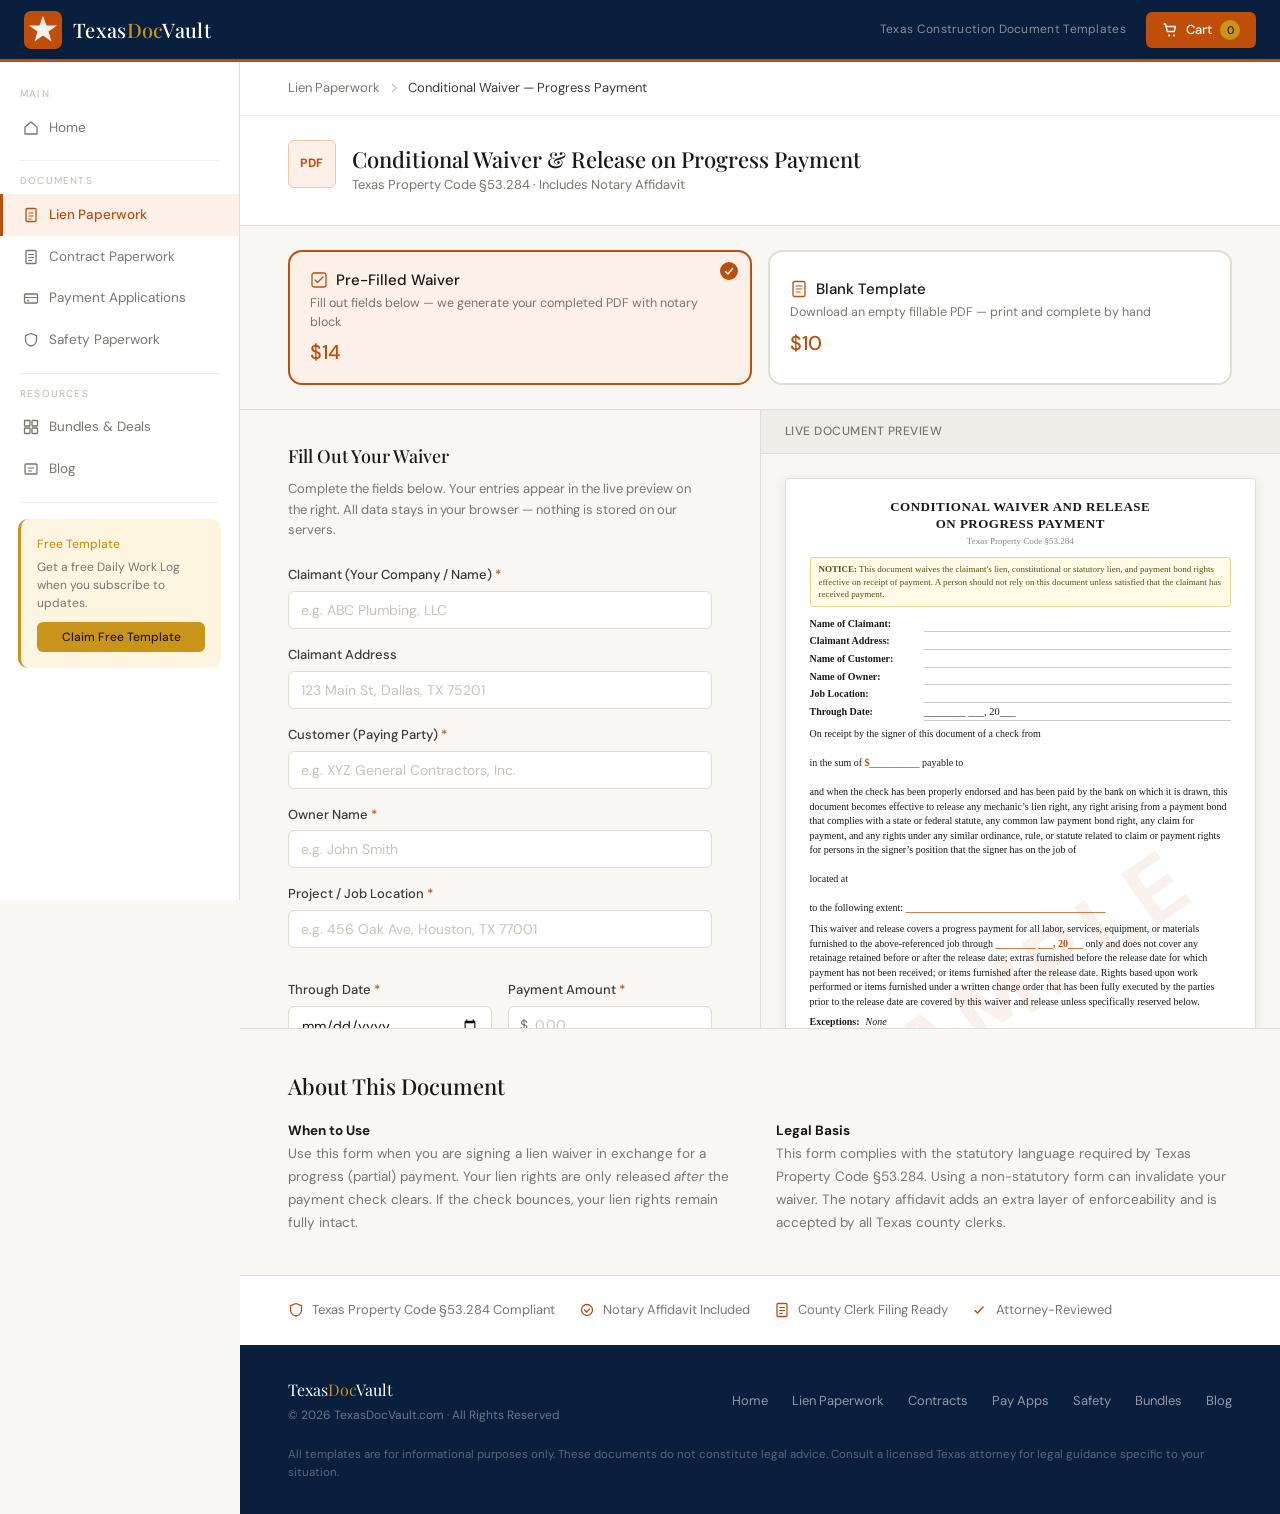
<file: lien-conditional-progress.html>
<!DOCTYPE html>
<html lang="en">
<head>
  <meta charset="UTF-8"/>
  <meta name="viewport" content="width=device-width, initial-scale=1.0"/>
  <title>Conditional Lien Waiver — Progress Payment | TexasDocVault</title>
  <meta name="description" content="Texas Conditional Waiver and Release on Progress Payment. Pre-fill online or download a blank template. Compliant with Texas Property Code §53.284. Includes notary affidavit."/>
  <meta name="keywords" content="conditional lien waiver progress payment Texas, Texas Property Code 53.284, conditional waiver fillable PDF, Texas mechanic lien waiver"/>
  <link rel="canonical" href="https://texasdocvault.com/lien-conditional-progress.html"/>
  <link rel="stylesheet" href="css/styles.css"/>
</head>
<body>

<div class="site-layout">
  <div id="site-header"></div>
  <div id="site-sidebar"></div>

  <div class="site-body">
    <main class="main-content">

      <!-- BREADCRUMB -->
      <div class="pdp-breadcrumb">
        <a href="lien.html">Lien Paperwork</a>
        <svg width="12" height="12" viewBox="0 0 12 12" fill="none"><path d="M4.5 2.5L8 6l-3.5 3.5" stroke="currentColor" stroke-width="1.2" stroke-linecap="round"/></svg>
        <span>Conditional Waiver — Progress Payment</span>
      </div>

      <!-- PRODUCT HEADER -->
      <div class="pdp-header">
        <div class="pdp-header-left">
          <div class="product-icon icon-pdf" style="width:48px;height:48px;font-size:12px">PDF</div>
          <div>
            <h1 class="pdp-title">Conditional Waiver &amp; Release on Progress Payment</h1>
            <p class="pdp-subtitle">Texas Property Code §53.284 &middot; Includes Notary Affidavit</p>
          </div>
        </div>
      </div>

      <!-- PURCHASE OPTIONS -->
      <div class="pdp-options">
        <button class="pdp-option active" data-option="prefilled" onclick="selectOption('prefilled')">
          <div class="pdp-option-label">
            <svg width="18" height="18" viewBox="0 0 18 18" fill="none"><rect x="2" y="2" width="14" height="14" rx="2" stroke="currentColor" stroke-width="1.3"/><path d="M5 9l2.5 2.5L13 6" stroke="currentColor" stroke-width="1.3" stroke-linecap="round" stroke-linejoin="round"/></svg>
            Pre-Filled Waiver
          </div>
          <div class="pdp-option-desc">Fill out fields below — we generate your completed PDF with notary block</div>
          <div class="pdp-option-price">$14</div>
        </button>
        <button class="pdp-option" data-option="blank" onclick="selectOption('blank')">
          <div class="pdp-option-label">
            <svg width="18" height="18" viewBox="0 0 18 18" fill="none"><rect x="3" y="1.5" width="12" height="15" rx="1.5" stroke="currentColor" stroke-width="1.3"/><path d="M6 6h6M6 9h6M6 12h4" stroke="currentColor" stroke-width="1" stroke-linecap="round"/></svg>
            Blank Template
          </div>
          <div class="pdp-option-desc">Download an empty fillable PDF — print and complete by hand</div>
          <div class="pdp-option-price">$10</div>
        </button>
      </div>

      <!-- MAIN CONTENT AREA -->
      <div class="pdp-body">

        <!-- LEFT: FORM -->
        <div class="pdp-form-col" id="form-col">
          <div class="pdp-form-panel">
            <h2 class="pdp-form-heading">Fill Out Your Waiver</h2>
            <p class="pdp-form-note">Complete the fields below. Your entries appear in the live preview on the right. All data stays in your browser — nothing is stored on our servers.</p>

            <div class="pdp-field-group">
              <label class="pdp-label">Claimant (Your Company / Name) <span class="pdp-req">*</span></label>
              <input type="text" class="pdp-input" id="f-claimant" placeholder="e.g. ABC Plumbing, LLC" oninput="updatePreview()"/>
            </div>

            <div class="pdp-field-group">
              <label class="pdp-label">Claimant Address</label>
              <input type="text" class="pdp-input" id="f-claimant-address" placeholder="123 Main St, Dallas, TX 75201" oninput="updatePreview()"/>
            </div>

            <div class="pdp-field-group">
              <label class="pdp-label">Customer (Paying Party) <span class="pdp-req">*</span></label>
              <input type="text" class="pdp-input" id="f-customer" placeholder="e.g. XYZ General Contractors, Inc." oninput="updatePreview()"/>
            </div>

            <div class="pdp-field-group">
              <label class="pdp-label">Owner Name <span class="pdp-req">*</span></label>
              <input type="text" class="pdp-input" id="f-owner" placeholder="e.g. John Smith" oninput="updatePreview()"/>
            </div>

            <div class="pdp-field-row">
              <div class="pdp-field-group" style="flex:1">
                <label class="pdp-label">Project / Job Location <span class="pdp-req">*</span></label>
                <input type="text" class="pdp-input" id="f-location" placeholder="e.g. 456 Oak Ave, Houston, TX 77001" oninput="updatePreview()"/>
              </div>
            </div>

            <div class="pdp-field-row">
              <div class="pdp-field-group" style="flex:1">
                <label class="pdp-label">Through Date <span class="pdp-req">*</span></label>
                <input type="date" class="pdp-input" id="f-through-date" oninput="updatePreview()"/>
              </div>
              <div class="pdp-field-group" style="flex:1">
                <label class="pdp-label">Payment Amount <span class="pdp-req">*</span></label>
                <div class="pdp-input-prefix-wrap">
                  <span class="pdp-input-prefix">$</span>
                  <input type="text" class="pdp-input pdp-input-with-prefix" id="f-amount" placeholder="0.00" oninput="formatAmount(this); updatePreview()"/>
                </div>
              </div>
            </div>

            <div class="pdp-field-group">
              <label class="pdp-label">Job Description / Scope of Work <span class="pdp-req">*</span></label>
              <textarea class="pdp-input pdp-textarea" id="f-scope" placeholder="e.g. Rough-in and finish plumbing for 3-story commercial build" oninput="updatePreview()"></textarea>
            </div>

            <div class="pdp-field-group">
              <label class="pdp-label">Exceptions (if any)</label>
              <textarea class="pdp-input pdp-textarea" id="f-exceptions" placeholder="List any exceptions to this waiver, or leave blank for 'None'" oninput="updatePreview()"></textarea>
            </div>

            <div class="pdp-field-row">
              <div class="pdp-field-group" style="flex:1">
                <label class="pdp-label">County (for Notary Affidavit)</label>
                <input type="text" class="pdp-input" id="f-county" placeholder="e.g. Harris" oninput="updatePreview()"/>
              </div>
              <div class="pdp-field-group" style="flex:1">
                <label class="pdp-label">Signature Date</label>
                <input type="date" class="pdp-input" id="f-sig-date" oninput="updatePreview()"/>
              </div>
            </div>

            <div class="pdp-form-actions">
              <button class="btn btn-primary pdp-add-btn" onclick="addPrefilledToCart()">
                <svg width="16" height="16" viewBox="0 0 16 16" fill="none"><path d="M2 2h1.5l1.8 7.5h7l1.2-5H4.5" stroke="white" stroke-width="1.3" stroke-linecap="round" stroke-linejoin="round"/><circle cx="7" cy="13.5" r="1.1" fill="white"/><circle cx="12" cy="13.5" r="1.1" fill="white"/></svg>
                Add Pre-Filled Waiver to Cart — $14
              </button>
            </div>
          </div>
        </div>

        <!-- LEFT (BLANK): Simple info panel -->
        <div class="pdp-form-col pdp-blank-panel" id="blank-col" style="display:none">
          <div class="pdp-form-panel">
            <h2 class="pdp-form-heading">Blank Template</h2>
            <p class="pdp-form-note" style="margin-bottom:1.25rem">Download a blank Conditional Waiver &amp; Release on Progress Payment. All fields are left empty for you to fill in by hand or with a PDF editor.</p>

            <div class="pdp-blank-features">
              <div class="pdp-blank-feature">
                <svg width="16" height="16" viewBox="0 0 16 16" fill="none"><path d="M3 8.5l2.5 2.5L11 5" stroke="#1d7a3a" stroke-width="1.5" stroke-linecap="round"/></svg>
                Texas Property Code §53.284 statutory language
              </div>
              <div class="pdp-blank-feature">
                <svg width="16" height="16" viewBox="0 0 16 16" fill="none"><path d="M3 8.5l2.5 2.5L11 5" stroke="#1d7a3a" stroke-width="1.5" stroke-linecap="round"/></svg>
                Notary acknowledgment block included
              </div>
              <div class="pdp-blank-feature">
                <svg width="16" height="16" viewBox="0 0 16 16" fill="none"><path d="M3 8.5l2.5 2.5L11 5" stroke="#1d7a3a" stroke-width="1.5" stroke-linecap="round"/></svg>
                Fillable fields for handwritten or digital entry
              </div>
              <div class="pdp-blank-feature">
                <svg width="16" height="16" viewBox="0 0 16 16" fill="none"><path d="M3 8.5l2.5 2.5L11 5" stroke="#1d7a3a" stroke-width="1.5" stroke-linecap="round"/></svg>
                Print-ready letter-size format
              </div>
              <div class="pdp-blank-feature">
                <svg width="16" height="16" viewBox="0 0 16 16" fill="none"><path d="M3 8.5l2.5 2.5L11 5" stroke="#1d7a3a" stroke-width="1.5" stroke-linecap="round"/></svg>
                Reusable — use on unlimited projects
              </div>
            </div>

            <div class="pdp-form-actions">
              <button class="btn btn-primary pdp-add-btn" onclick="addBlankToCart()">
                <svg width="16" height="16" viewBox="0 0 16 16" fill="none"><path d="M2 2h1.5l1.8 7.5h7l1.2-5H4.5" stroke="white" stroke-width="1.3" stroke-linecap="round" stroke-linejoin="round"/><circle cx="7" cy="13.5" r="1.1" fill="white"/><circle cx="12" cy="13.5" r="1.1" fill="white"/></svg>
                Add Blank Template to Cart — $10
              </button>
            </div>
          </div>
        </div>

        <!-- RIGHT: LIVE PREVIEW -->
        <div class="pdp-preview-col">
          <div class="pdp-preview-bar">
            <span>Live Document Preview</span>
          </div>
          <div class="pdp-preview" id="doc-preview">
            <!-- Document rendered here by JS -->
          </div>
        </div>

      </div>

      <!-- INFO SECTION -->
      <section class="section" style="border-top:1px solid var(--gray-200)">
        <h2 class="section-title" style="margin-bottom:1rem">About This Document</h2>
        <div style="display:grid;grid-template-columns:1fr 1fr;gap:2rem;font-size:13.5px;color:var(--gray-500);line-height:1.7">
          <div>
            <strong style="color:var(--gray-900)">When to Use</strong><br/>
            Use this form when you are signing a lien waiver in exchange for a progress (partial) payment. Your lien rights are only released <em>after</em> the payment check clears. If the check bounces, your lien rights remain fully intact.
          </div>
          <div>
            <strong style="color:var(--gray-900)">Legal Basis</strong><br/>
            This form complies with the statutory language required by Texas Property Code §53.284. Using a non-statutory form can invalidate your waiver. The notary affidavit adds an extra layer of enforceability and is accepted by all Texas county clerks.
          </div>
        </div>
      </section>

      <!-- TRUST BAR -->
      <div class="trust-bar">
        <div class="trust-item">
          <svg width="16" height="16" viewBox="0 0 16 16" fill="none"><path d="M8 1.5l5.5 2.2V8c0 3.2-2.8 5.5-5.5 6-2.7-.5-5.5-2.8-5.5-6V3.7L8 1.5z" stroke="currentColor" stroke-width="1.3" stroke-linejoin="round"/></svg>
          Texas Property Code §53.284 Compliant
        </div>
        <div class="trust-item">
          <svg width="16" height="16" viewBox="0 0 16 16" fill="none"><circle cx="8" cy="8" r="5.5" stroke="currentColor" stroke-width="1.3"/><path d="M5.5 8l2 2 3-3" stroke="currentColor" stroke-width="1.3" stroke-linecap="round"/></svg>
          Notary Affidavit Included
        </div>
        <div class="trust-item">
          <svg width="16" height="16" viewBox="0 0 16 16" fill="none"><rect x="3" y="1.5" width="10" height="13" rx="1" stroke="currentColor" stroke-width="1.3"/><path d="M5.5 5.5h5M5.5 8.5h5M5.5 11.5h3" stroke="currentColor" stroke-width="1" stroke-linecap="round"/></svg>
          County Clerk Filing Ready
        </div>
        <div class="trust-item">
          <svg width="16" height="16" viewBox="0 0 16 16" fill="none"><path d="M3 8.5l2.5 2.5L11 5" stroke="currentColor" stroke-width="1.5" stroke-linecap="round"/></svg>
          Attorney-Reviewed
        </div>
      </div>

    </main>
  </div>

  <div id="site-footer"></div>
</div>

<div id="cart-overlay-slot"></div>
<div id="toast-slot"></div>

<script src="js/data.js"></script>
<script src="js/components.js"></script>
<script>
  initPage('lien');

  /* ── Option Toggle ─────────────────────────────── */
  function selectOption(opt) {
    document.querySelectorAll('.pdp-option').forEach(el => el.classList.remove('active'));
    document.querySelector(`.pdp-option[data-option="${opt}"]`).classList.add('active');
    document.getElementById('form-col').style.display = opt === 'prefilled' ? '' : 'none';
    document.getElementById('blank-col').style.display = opt === 'blank' ? '' : 'none';
  }

  /* ── Amount Formatting ─────────────────────────── */
  function formatAmount(el) {
    let v = el.value.replace(/[^0-9.]/g, '');
    const parts = v.split('.');
    if (parts.length > 2) v = parts[0] + '.' + parts.slice(1).join('');
    el.value = v;
  }

  /* ── Add to Cart ───────────────────────────────── */
  function addPrefilledToCart() {
    const claimant = document.getElementById('f-claimant').value.trim();
    const customer = document.getElementById('f-customer').value.trim();
    const owner    = document.getElementById('f-owner').value.trim();
    const location = document.getElementById('f-location').value.trim();
    const thruDate = document.getElementById('f-through-date').value;
    const amount   = document.getElementById('f-amount').value.trim();

    const scope    = document.getElementById('f-scope').value.trim();

    if (!claimant || !customer || !owner || !location || !thruDate || !amount || !scope) {
      showToast('Please fill out all required fields before adding to cart.');
      return;
    }

    // Store form data in localStorage for later retrieval
    const formData = {
      claimant,
      claimantAddress: document.getElementById('f-claimant-address').value.trim(),
      customer,
      owner,
      location,
      throughDate: thruDate,
      amount,
      scope,
      exceptions: document.getElementById('f-exceptions').value.trim(),
      county: document.getElementById('f-county').value.trim(),
      sigDate: document.getElementById('f-sig-date').value,
    };
    localStorage.setItem('tdv_prefill_lw1', JSON.stringify(formData));

    addToCart('lw-1-prefilled', 'Conditional Waiver — Progress (Pre-Filled)', 14);
  }

  function addBlankToCart() {
    addToCart('lw-1-blank', 'Conditional Waiver — Progress (Blank Template)', 10);
  }

  /* ── Live Preview ──────────────────────────────── */
  function val(id) { return document.getElementById(id) ? document.getElementById(id).value : ''; }
  function blank(str) { return str ? str : '<span class="prev-blank"></span>'; }
  function blankLine(str) { return str ? str : '&nbsp;'; }
  function blankShort(str) { return str ? str : '________________'; }
  function blankDate(str) {
    if (!str) return '________ ___, 20___';
    const d = new Date(str + 'T00:00:00');
    return d.toLocaleDateString('en-US', { month: 'long', day: 'numeric', year: 'numeric' });
  }

  function updatePreview() {
    const claimant  = val('f-claimant');
    const address   = val('f-claimant-address');
    const customer  = val('f-customer');
    const owner     = val('f-owner');
    const location  = val('f-location');
    const thruDate  = val('f-through-date');
    const amount    = val('f-amount');
    const scope     = val('f-scope');
    const exceptions= val('f-exceptions');
    const county    = val('f-county');
    const sigDate   = val('f-sig-date');

    const amountDisplay = amount ? `$${Number(amount).toLocaleString('en-US', {minimumFractionDigits: 2, maximumFractionDigits: 2})}` : '$__________';

    document.getElementById('doc-preview').innerHTML = `
      <div class="prev-doc">
        <div class="prev-header">CONDITIONAL WAIVER AND RELEASE<br/>ON PROGRESS PAYMENT</div>
        <div class="prev-statute">Texas Property Code §53.284</div>

        <div class="prev-notice">
          <strong>NOTICE:</strong> This document waives the claimant's lien, constitutional or statutory lien, and payment bond rights effective on receipt of payment. A person should not rely on this document unless satisfied that the claimant has received payment.
        </div>

        <div class="prev-body">
          <div class="prev-field-row">
            <span class="prev-label">Name of Claimant:</span>
            <span class="prev-value">${blankLine(claimant)}</span>
          </div>
          <div class="prev-field-row">
            <span class="prev-label">Claimant Address:</span>
            <span class="prev-value">${blankLine(address)}</span>
          </div>
          <div class="prev-field-row">
            <span class="prev-label">Name of Customer:</span>
            <span class="prev-value">${blankLine(customer)}</span>
          </div>
          <div class="prev-field-row">
            <span class="prev-label">Name of Owner:</span>
            <span class="prev-value">${blankLine(owner)}</span>
          </div>
          <div class="prev-field-row">
            <span class="prev-label">Job Location:</span>
            <span class="prev-value">${blankLine(location)}</span>
          </div>
          <div class="prev-field-row">
            <span class="prev-label">Through Date:</span>
            <span class="prev-value">${blankDate(thruDate)}</span>
          </div>

          <div class="prev-paragraph">On receipt by the signer of this document of a check from <strong>${blank(customer) || '<span class="prev-blank"></span>'}</strong> in the sum of <strong>${amountDisplay}</strong> payable to <strong>${blank(claimant) || '<span class="prev-blank"></span>'}</strong> and when the check has been properly endorsed and has been paid by the bank on which it is drawn, this document becomes effective to release any mechanic&rsquo;s lien right, any right arising from a payment bond that complies with a state or federal statute, any common law payment bond right, any claim for payment, and any rights under any similar ordinance, rule, or statute related to claim or payment rights for persons in the signer&rsquo;s position that the signer has on the job of <strong>${blank(owner) || '<span class="prev-blank"></span>'}</strong> located at <strong>${blank(location) || '<span class="prev-blank"></span>'}</strong> to the following extent: <strong>${scope || '________________________________________'}</strong></div>

          <div class="prev-paragraph">This waiver and release covers a progress payment for all labor, services, equipment, or materials furnished to the above-referenced job through <strong>${blankDate(thruDate)}</strong> only and does not cover any retainage retained before or after the release date; extras furnished before the release date for which payment has not been received; or items furnished after the release date. Rights based upon work performed or items furnished under a written change order that has been fully executed by the parties prior to the release date are covered by this waiver and release unless specifically reserved below.</div>

          <div class="prev-exceptions">
            <span class="prev-label">Exceptions:</span>
            <span class="prev-value">${exceptions ? exceptions : 'None'}</span>
          </div>

          <div class="prev-sig-section">
            <div class="prev-sig-block">
              <div class="prev-sig-label">CLAIMANT:</div>
              <div class="prev-sig-name">${blankLine(claimant)}</div>
              <div class="prev-sig-line">
                <div>By: <span style="display:inline-block;width:260px;border-bottom:1px solid #ccc">&nbsp;</span></div>
                <div>Title: <span style="display:inline-block;width:248px;border-bottom:1px solid #ccc">&nbsp;</span></div>
                <div>Date: ${blankDate(sigDate)}</div>
              </div>
            </div>
          </div>

          <div class="prev-notary">
            <div class="prev-notary-title">NOTARY ACKNOWLEDGMENT</div>
            <div class="prev-notary-body">
              <div>STATE OF TEXAS</div>
              <div>COUNTY OF ${county ? county.toUpperCase() : '________________'}</div>
              <div style="margin-top:.3rem">
                Before me, the undersigned notary public, on this day personally appeared
                <strong>${blank(claimant) || '________________________________'}</strong>,
                known to me (or proved to me on the basis of satisfactory evidence) to be the person
                whose name is subscribed to the within instrument and acknowledged to me that he/she
                executed the same for the purposes and consideration therein expressed.
              </div>
              <div style="margin-top:.3rem">Given under my hand and seal of office this ${blankDate(sigDate)}.</div>
              <div class="prev-notary-sig">
                <div><span style="display:inline-block;width:260px;border-bottom:1px solid #ccc">&nbsp;</span></div>
                <div>Notary Public, State of Texas</div>
                <div>My Commission Expires: <span style="display:inline-block;width:140px;border-bottom:1px solid #ccc">&nbsp;</span></div>
              </div>
              <div class="prev-notary-seal">[NOTARY SEAL]</div>
            </div>
          </div>
        </div>
        <div class="prev-doc-footer">texasdocvault.com</div>
      </div>
    `;
  }

  // Initial render
  updatePreview();
</script>
</body>
</html>
</file>
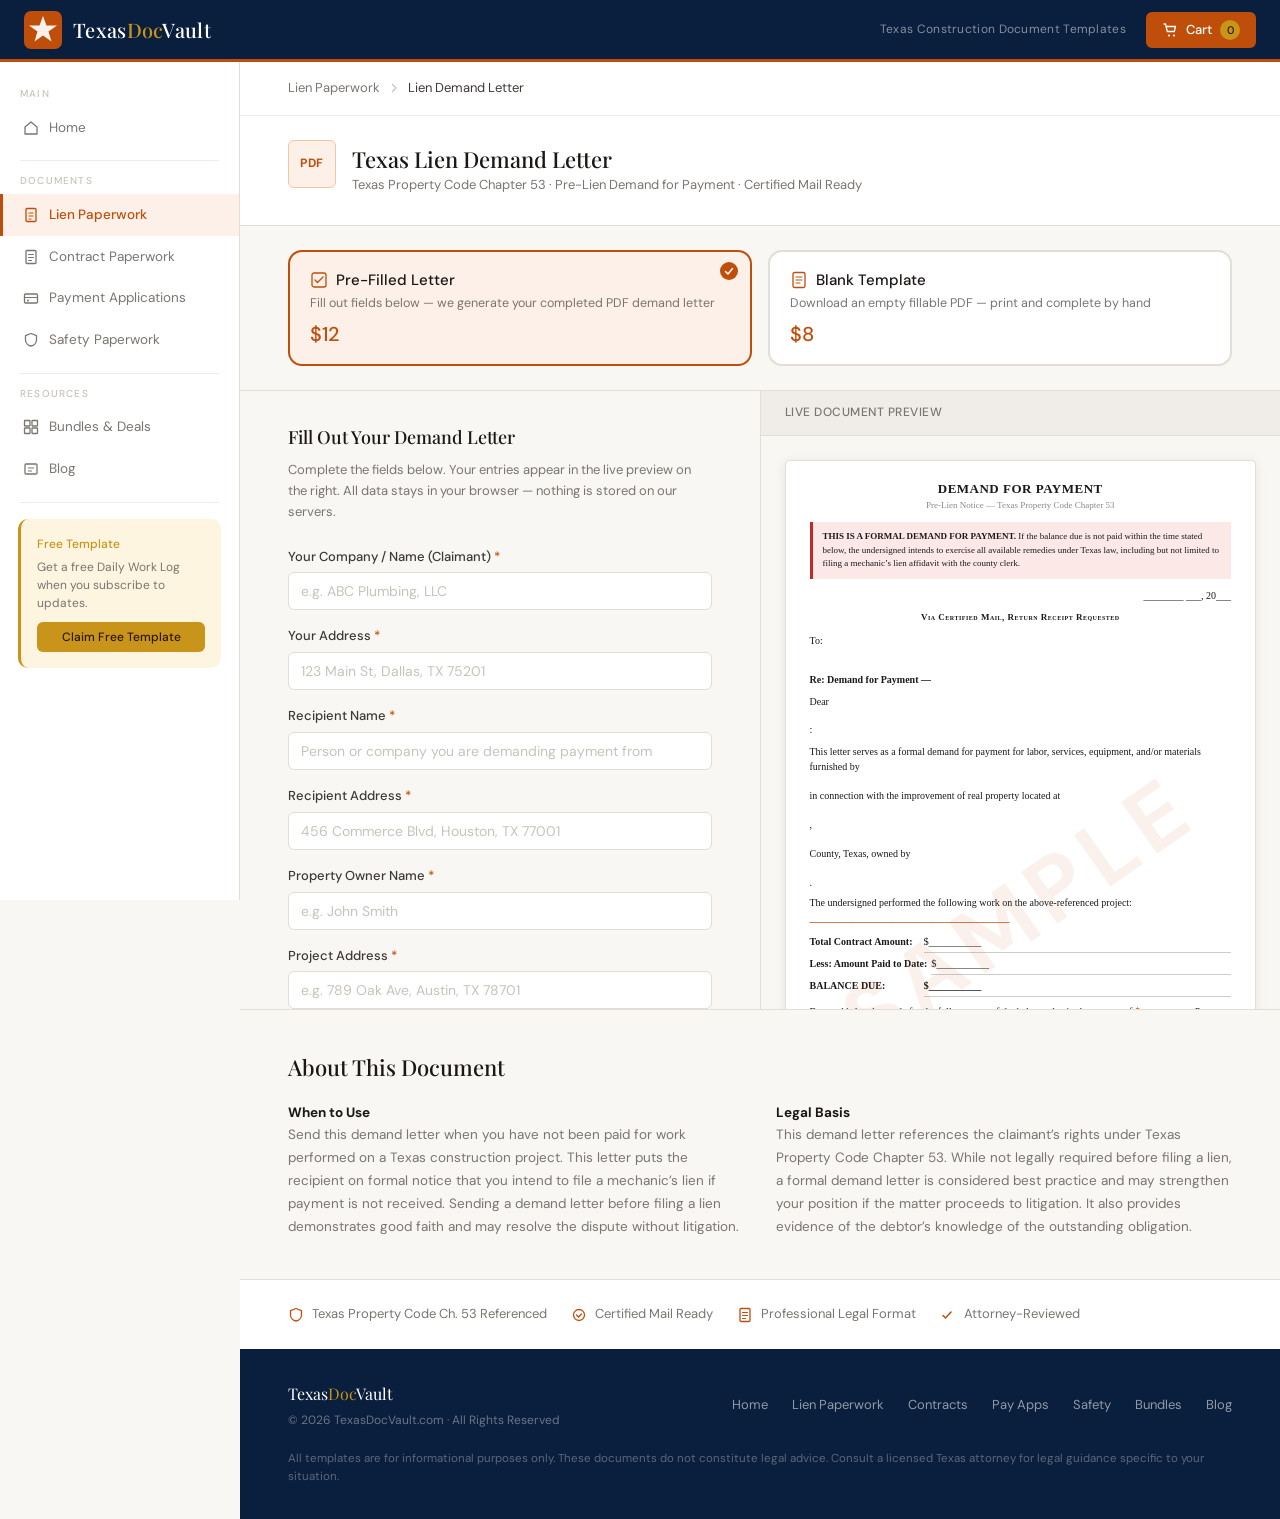
<file: lien-demand-letter.html>
<!DOCTYPE html>
<html lang="en">
<head>
  <meta charset="UTF-8"/>
  <meta name="viewport" content="width=device-width, initial-scale=1.0"/>
  <title>Lien Demand Letter | TexasDocVault</title>
  <meta name="description" content="Professional demand for payment before filing a mechanic's lien. Pre-fill online or download a blank template. Texas Property Code Chapter 53. Certified mail ready."/>
  <meta name="keywords" content="lien demand letter Texas, mechanic lien demand for payment, Texas Property Code Chapter 53, pre-lien notice Texas, construction demand letter"/>
  <link rel="canonical" href="https://texasdocvault.com/lien-demand-letter.html"/>
  <link rel="stylesheet" href="css/styles.css"/>
</head>
<body>

<div class="site-layout">
  <div id="site-header"></div>
  <div id="site-sidebar"></div>

  <div class="site-body">
    <main class="main-content">

      <!-- BREADCRUMB -->
      <div class="pdp-breadcrumb">
        <a href="lien.html">Lien Paperwork</a>
        <svg width="12" height="12" viewBox="0 0 12 12" fill="none"><path d="M4.5 2.5L8 6l-3.5 3.5" stroke="currentColor" stroke-width="1.2" stroke-linecap="round"/></svg>
        <span>Lien Demand Letter</span>
      </div>

      <!-- PRODUCT HEADER -->
      <div class="pdp-header">
        <div class="pdp-header-left">
          <div class="product-icon icon-pdf" style="width:48px;height:48px;font-size:12px">PDF</div>
          <div>
            <h1 class="pdp-title">Texas Lien Demand Letter</h1>
            <p class="pdp-subtitle">Texas Property Code Chapter 53 &middot; Pre-Lien Demand for Payment &middot; Certified Mail Ready</p>
          </div>
        </div>
      </div>

      <!-- PURCHASE OPTIONS -->
      <div class="pdp-options">
        <button class="pdp-option active" data-option="prefilled" onclick="selectOption('prefilled')">
          <div class="pdp-option-label">
            <svg width="18" height="18" viewBox="0 0 18 18" fill="none"><rect x="2" y="2" width="14" height="14" rx="2" stroke="currentColor" stroke-width="1.3"/><path d="M5 9l2.5 2.5L13 6" stroke="currentColor" stroke-width="1.3" stroke-linecap="round" stroke-linejoin="round"/></svg>
            Pre-Filled Letter
          </div>
          <div class="pdp-option-desc">Fill out fields below — we generate your completed PDF demand letter</div>
          <div class="pdp-option-price">$12</div>
        </button>
        <button class="pdp-option" data-option="blank" onclick="selectOption('blank')">
          <div class="pdp-option-label">
            <svg width="18" height="18" viewBox="0 0 18 18" fill="none"><rect x="3" y="1.5" width="12" height="15" rx="1.5" stroke="currentColor" stroke-width="1.3"/><path d="M6 6h6M6 9h6M6 12h4" stroke="currentColor" stroke-width="1" stroke-linecap="round"/></svg>
            Blank Template
          </div>
          <div class="pdp-option-desc">Download an empty fillable PDF — print and complete by hand</div>
          <div class="pdp-option-price">$8</div>
        </button>
      </div>

      <!-- MAIN CONTENT AREA -->
      <div class="pdp-body">

        <!-- LEFT: FORM -->
        <div class="pdp-form-col" id="form-col">
          <div class="pdp-form-panel">
            <h2 class="pdp-form-heading">Fill Out Your Demand Letter</h2>
            <p class="pdp-form-note">Complete the fields below. Your entries appear in the live preview on the right. All data stays in your browser — nothing is stored on our servers.</p>

            <div class="pdp-field-group">
              <label class="pdp-label">Your Company / Name (Claimant) <span class="pdp-req">*</span></label>
              <input type="text" class="pdp-input" id="f-claimant" placeholder="e.g. ABC Plumbing, LLC" oninput="updatePreview()"/>
            </div>

            <div class="pdp-field-group">
              <label class="pdp-label">Your Address <span class="pdp-req">*</span></label>
              <input type="text" class="pdp-input" id="f-claimant-address" placeholder="123 Main St, Dallas, TX 75201" oninput="updatePreview()"/>
            </div>

            <div class="pdp-field-group">
              <label class="pdp-label">Recipient Name <span class="pdp-req">*</span></label>
              <input type="text" class="pdp-input" id="f-recipient" placeholder="Person or company you are demanding payment from" oninput="updatePreview()"/>
            </div>

            <div class="pdp-field-group">
              <label class="pdp-label">Recipient Address <span class="pdp-req">*</span></label>
              <input type="text" class="pdp-input" id="f-recipient-address" placeholder="456 Commerce Blvd, Houston, TX 77001" oninput="updatePreview()"/>
            </div>

            <div class="pdp-field-group">
              <label class="pdp-label">Property Owner Name <span class="pdp-req">*</span></label>
              <input type="text" class="pdp-input" id="f-owner" placeholder="e.g. John Smith" oninput="updatePreview()"/>
            </div>

            <div class="pdp-field-group">
              <label class="pdp-label">Project Address <span class="pdp-req">*</span></label>
              <input type="text" class="pdp-input" id="f-project" placeholder="e.g. 789 Oak Ave, Austin, TX 78701" oninput="updatePreview()"/>
            </div>

            <div class="pdp-field-group">
              <label class="pdp-label">County <span class="pdp-req">*</span></label>
              <input type="text" class="pdp-input" id="f-county" placeholder="e.g. Travis" oninput="updatePreview()"/>
            </div>

            <div class="pdp-field-group">
              <label class="pdp-label">Description of Work Performed <span class="pdp-req">*</span></label>
              <textarea class="pdp-input pdp-textarea" id="f-description" placeholder="e.g. Rough-in and finish plumbing for 3-story commercial build" oninput="updatePreview()"></textarea>
            </div>

            <div class="pdp-field-row">
              <div class="pdp-field-group" style="flex:1">
                <label class="pdp-label">Total Contract Amount <span class="pdp-req">*</span></label>
                <div class="pdp-input-prefix-wrap">
                  <span class="pdp-input-prefix">$</span>
                  <input type="text" class="pdp-input pdp-input-with-prefix" id="f-contract-amount" placeholder="0.00" oninput="formatAmount(this); updatePreview()"/>
                </div>
              </div>
              <div class="pdp-field-group" style="flex:1">
                <label class="pdp-label">Amount Paid to Date</label>
                <div class="pdp-input-prefix-wrap">
                  <span class="pdp-input-prefix">$</span>
                  <input type="text" class="pdp-input pdp-input-with-prefix" id="f-amount-paid" placeholder="0.00" oninput="formatAmount(this); updatePreview()"/>
                </div>
              </div>
            </div>

            <div class="pdp-field-row">
              <div class="pdp-field-group" style="flex:1">
                <label class="pdp-label">Balance Due <span class="pdp-req">*</span></label>
                <div class="pdp-input-prefix-wrap">
                  <span class="pdp-input-prefix">$</span>
                  <input type="text" class="pdp-input pdp-input-with-prefix" id="f-balance" placeholder="0.00" oninput="formatAmount(this); updatePreview()"/>
                </div>
              </div>
              <div class="pdp-field-group" style="flex:1">
                <label class="pdp-label">Letter Date</label>
                <input type="date" class="pdp-input" id="f-letter-date" oninput="updatePreview()"/>
              </div>
            </div>

            <div class="pdp-field-group">
              <label class="pdp-label">Deadline for Payment (days from letter)</label>
              <input type="text" class="pdp-input" id="f-deadline-days" placeholder="e.g. 10" oninput="updatePreview()"/>
            </div>

            <div class="pdp-form-actions">
              <button class="btn btn-primary pdp-add-btn" onclick="addPrefilledToCart()">
                <svg width="16" height="16" viewBox="0 0 16 16" fill="none"><path d="M2 2h1.5l1.8 7.5h7l1.2-5H4.5" stroke="white" stroke-width="1.3" stroke-linecap="round" stroke-linejoin="round"/><circle cx="7" cy="13.5" r="1.1" fill="white"/><circle cx="12" cy="13.5" r="1.1" fill="white"/></svg>
                Add Pre-Filled Letter to Cart — $12
              </button>
            </div>
          </div>
        </div>

        <!-- LEFT (BLANK): Simple info panel -->
        <div class="pdp-form-col pdp-blank-panel" id="blank-col" style="display:none">
          <div class="pdp-form-panel">
            <h2 class="pdp-form-heading">Blank Template</h2>
            <p class="pdp-form-note" style="margin-bottom:1.25rem">Download a blank Lien Demand Letter. All fields are left empty for you to fill in by hand or with a PDF editor.</p>

            <div class="pdp-blank-features">
              <div class="pdp-blank-feature">
                <svg width="16" height="16" viewBox="0 0 16 16" fill="none"><path d="M3 8.5l2.5 2.5L11 5" stroke="#1d7a3a" stroke-width="1.5" stroke-linecap="round"/></svg>
                Professional demand letter format
              </div>
              <div class="pdp-blank-feature">
                <svg width="16" height="16" viewBox="0 0 16 16" fill="none"><path d="M3 8.5l2.5 2.5L11 5" stroke="#1d7a3a" stroke-width="1.5" stroke-linecap="round"/></svg>
                Certified mail ready
              </div>
              <div class="pdp-blank-feature">
                <svg width="16" height="16" viewBox="0 0 16 16" fill="none"><path d="M3 8.5l2.5 2.5L11 5" stroke="#1d7a3a" stroke-width="1.5" stroke-linecap="round"/></svg>
                Fillable fields for handwritten or digital entry
              </div>
              <div class="pdp-blank-feature">
                <svg width="16" height="16" viewBox="0 0 16 16" fill="none"><path d="M3 8.5l2.5 2.5L11 5" stroke="#1d7a3a" stroke-width="1.5" stroke-linecap="round"/></svg>
                Print-ready letter-size format
              </div>
              <div class="pdp-blank-feature">
                <svg width="16" height="16" viewBox="0 0 16 16" fill="none"><path d="M3 8.5l2.5 2.5L11 5" stroke="#1d7a3a" stroke-width="1.5" stroke-linecap="round"/></svg>
                Reusable — use on unlimited projects
              </div>
            </div>

            <div class="pdp-form-actions">
              <button class="btn btn-primary pdp-add-btn" onclick="addBlankToCart()">
                <svg width="16" height="16" viewBox="0 0 16 16" fill="none"><path d="M2 2h1.5l1.8 7.5h7l1.2-5H4.5" stroke="white" stroke-width="1.3" stroke-linecap="round" stroke-linejoin="round"/><circle cx="7" cy="13.5" r="1.1" fill="white"/><circle cx="12" cy="13.5" r="1.1" fill="white"/></svg>
                Add Blank Template to Cart — $8
              </button>
            </div>
          </div>
        </div>

        <!-- RIGHT: LIVE PREVIEW -->
        <div class="pdp-preview-col">
          <div class="pdp-preview-bar">
            <span>Live Document Preview</span>
          </div>
          <div class="pdp-preview" id="doc-preview">
            <!-- Document rendered here by JS -->
          </div>
        </div>

      </div>

      <!-- INFO SECTION -->
      <section class="section" style="border-top:1px solid var(--gray-200)">
        <h2 class="section-title" style="margin-bottom:1rem">About This Document</h2>
        <div style="display:grid;grid-template-columns:1fr 1fr;gap:2rem;font-size:13.5px;color:var(--gray-500);line-height:1.7">
          <div>
            <strong style="color:var(--gray-900)">When to Use</strong><br/>
            Send this demand letter when you have not been paid for work performed on a Texas construction project. This letter puts the recipient on formal notice that you intend to file a mechanic&rsquo;s lien if payment is not received. Sending a demand letter before filing a lien demonstrates good faith and may resolve the dispute without litigation.
          </div>
          <div>
            <strong style="color:var(--gray-900)">Legal Basis</strong><br/>
            This demand letter references the claimant&rsquo;s rights under Texas Property Code Chapter 53. While not legally required before filing a lien, a formal demand letter is considered best practice and may strengthen your position if the matter proceeds to litigation. It also provides evidence of the debtor&rsquo;s knowledge of the outstanding obligation.
          </div>
        </div>
      </section>

      <!-- TRUST BAR -->
      <div class="trust-bar">
        <div class="trust-item">
          <svg width="16" height="16" viewBox="0 0 16 16" fill="none"><path d="M8 1.5l5.5 2.2V8c0 3.2-2.8 5.5-5.5 6-2.7-.5-5.5-2.8-5.5-6V3.7L8 1.5z" stroke="currentColor" stroke-width="1.3" stroke-linejoin="round"/></svg>
          Texas Property Code Ch. 53 Referenced
        </div>
        <div class="trust-item">
          <svg width="16" height="16" viewBox="0 0 16 16" fill="none"><circle cx="8" cy="8" r="5.5" stroke="currentColor" stroke-width="1.3"/><path d="M5.5 8l2 2 3-3" stroke="currentColor" stroke-width="1.3" stroke-linecap="round"/></svg>
          Certified Mail Ready
        </div>
        <div class="trust-item">
          <svg width="16" height="16" viewBox="0 0 16 16" fill="none"><rect x="3" y="1.5" width="10" height="13" rx="1" stroke="currentColor" stroke-width="1.3"/><path d="M5.5 5.5h5M5.5 8.5h5M5.5 11.5h3" stroke="currentColor" stroke-width="1" stroke-linecap="round"/></svg>
          Professional Legal Format
        </div>
        <div class="trust-item">
          <svg width="16" height="16" viewBox="0 0 16 16" fill="none"><path d="M3 8.5l2.5 2.5L11 5" stroke="currentColor" stroke-width="1.5" stroke-linecap="round"/></svg>
          Attorney-Reviewed
        </div>
      </div>

    </main>
  </div>

  <div id="site-footer"></div>
</div>

<div id="cart-overlay-slot"></div>
<div id="toast-slot"></div>

<script src="js/data.js"></script>
<script src="js/components.js"></script>
<script>
  initPage('lien');

  /* ── Option Toggle ─────────────────────────────── */
  function selectOption(opt) {
    document.querySelectorAll('.pdp-option').forEach(el => el.classList.remove('active'));
    document.querySelector(`.pdp-option[data-option="${opt}"]`).classList.add('active');
    document.getElementById('form-col').style.display = opt === 'prefilled' ? '' : 'none';
    document.getElementById('blank-col').style.display = opt === 'blank' ? '' : 'none';
  }

  /* ── Amount Formatting ─────────────────────────── */
  function formatAmount(el) {
    let v = el.value.replace(/[^0-9.]/g, '');
    const parts = v.split('.');
    if (parts.length > 2) v = parts[0] + '.' + parts.slice(1).join('');
    el.value = v;
  }

  /* ── Add to Cart ───────────────────────────────── */
  function addPrefilledToCart() {
    const claimant       = document.getElementById('f-claimant').value.trim();
    const claimantAddr   = document.getElementById('f-claimant-address').value.trim();
    const recipient      = document.getElementById('f-recipient').value.trim();
    const recipientAddr  = document.getElementById('f-recipient-address').value.trim();
    const owner          = document.getElementById('f-owner').value.trim();
    const project        = document.getElementById('f-project').value.trim();
    const county         = document.getElementById('f-county').value.trim();
    const description    = document.getElementById('f-description').value.trim();
    const contractAmount = document.getElementById('f-contract-amount').value.trim();
    const balance        = document.getElementById('f-balance').value.trim();

    if (!claimant || !claimantAddr || !recipient || !recipientAddr || !owner || !project || !county || !description || !contractAmount || !balance) {
      showToast('Please fill out all required fields before adding to cart.');
      return;
    }

    // Store form data in localStorage for later retrieval
    const formData = {
      claimant,
      claimantAddress: claimantAddr,
      recipient,
      recipientAddress: recipientAddr,
      owner,
      project,
      county,
      description,
      contractAmount,
      amountPaid: document.getElementById('f-amount-paid').value.trim(),
      balance,
      letterDate: document.getElementById('f-letter-date').value,
      deadlineDays: document.getElementById('f-deadline-days').value.trim(),
    };
    localStorage.setItem('tdv_prefill_lw7', JSON.stringify(formData));

    addToCart('lw-7-prefilled', 'Lien Demand Letter (Pre-Filled)', 12);
  }

  function addBlankToCart() {
    addToCart('lw-7-blank', 'Lien Demand Letter (Blank Template)', 8);
  }

  /* ── Live Preview ──────────────────────────────── */
  function val(id) { return document.getElementById(id) ? document.getElementById(id).value : ''; }
  function blank(str) { return str ? str : '<span class="prev-blank"></span>'; }
  function blankLine(str) { return str ? str : '&nbsp;'; }
  function blankShort(str) { return str ? str : '________________'; }
  function blankDate(str) {
    if (!str) return '________ ___, 20___';
    const d = new Date(str + 'T00:00:00');
    return d.toLocaleDateString('en-US', { month: 'long', day: 'numeric', year: 'numeric' });
  }

  function fmtMoney(v) {
    if (!v) return '$__________';
    return '$' + Number(v).toLocaleString('en-US', {minimumFractionDigits: 2, maximumFractionDigits: 2});
  }

  function updatePreview() {
    const claimant      = val('f-claimant');
    const claimantAddr  = val('f-claimant-address');
    const recipient     = val('f-recipient');
    const recipientAddr = val('f-recipient-address');
    const owner         = val('f-owner');
    const project       = val('f-project');
    const county        = val('f-county');
    const description   = val('f-description');
    const contractAmt   = val('f-contract-amount');
    const amountPaid    = val('f-amount-paid');
    const balance       = val('f-balance');
    const letterDate    = val('f-letter-date');
    const deadlineDays  = val('f-deadline-days');

    const deadlineText = deadlineDays ? deadlineDays : 'ten (10)';

    document.getElementById('doc-preview').innerHTML = `
      <div class="prev-doc">
        <div class="prev-header">DEMAND FOR PAYMENT</div>
        <div class="prev-statute">Pre-Lien Notice &mdash; Texas Property Code Chapter 53</div>

        <div style="background:#fde8e8;border-left:3px solid #c62828;padding:8px 10px;margin:10px 0;font-size:9px;line-height:1.5">
          <strong>THIS IS A FORMAL DEMAND FOR PAYMENT.</strong> If the balance due is not paid within the time stated below, the undersigned intends to exercise all available remedies under Texas law, including but not limited to filing a mechanic&rsquo;s lien affidavit with the county clerk.
        </div>

        <div class="prev-body">
          <div style="text-align:right;margin-bottom:8px;font-size:10px">${blankDate(letterDate)}</div>

          <div style="text-align:center;font-variant:small-caps;font-size:9px;margin-bottom:10px;letter-spacing:0.5px"><strong>Via Certified Mail, Return Receipt Requested</strong></div>

          <div style="font-size:10px;margin-bottom:8px;line-height:1.6">
            <div>To: <strong>${blankLine(recipient)}</strong></div>
            <div>${blankLine(recipientAddr)}</div>
          </div>

          <div style="font-size:10px;margin-bottom:8px"><strong>Re: Demand for Payment &mdash; ${blankLine(project)}</strong></div>

          <div style="font-size:10px;margin-bottom:8px">Dear ${blank(recipient) || '<span class="prev-blank"></span>'}:</div>

          <div class="prev-paragraph">This letter serves as a formal demand for payment for labor, services, equipment, and/or materials furnished by <strong>${blank(claimant)}</strong> in connection with the improvement of real property located at <strong>${blank(project)}</strong>, <strong>${blank(county)}</strong> County, Texas, owned by <strong>${blank(owner)}</strong>.</div>

          <div class="prev-paragraph">The undersigned performed the following work on the above-referenced project: <strong>${description || '________________________________________'}</strong></div>

          <div style="margin:8px 0;font-size:10px;line-height:1.8">
            <div class="prev-field-row">
              <span class="prev-label">Total Contract Amount:</span>
              <span class="prev-value">${fmtMoney(contractAmt)}</span>
            </div>
            <div class="prev-field-row">
              <span class="prev-label">Less: Amount Paid to Date:</span>
              <span class="prev-value">${fmtMoney(amountPaid)}</span>
            </div>
            <div class="prev-field-row">
              <span class="prev-label"><strong>BALANCE DUE:</strong></span>
              <span class="prev-value"><strong>${fmtMoney(balance)}</strong></span>
            </div>
          </div>

          <div class="prev-paragraph">Demand is hereby made for the full payment of the balance due in the amount of <strong>${fmtMoney(balance)}</strong>. Payment must be received within <strong>${deadlineText}</strong> days of the date of this letter.</div>

          <div class="prev-paragraph">Please be advised that if payment is not received by the stated deadline, the undersigned intends to pursue all available legal remedies, including but not limited to: (a) filing a Mechanic&rsquo;s Lien Affidavit pursuant to Texas Property Code &sect;53.052; (b) filing suit to foreclose on said lien; and (c) recovery of all costs, interest, and attorney&rsquo;s fees as allowed by law.</div>

          <div class="prev-paragraph">This letter is sent in accordance with the undersigned&rsquo;s rights under Chapter 53 of the Texas Property Code and should not be construed as a waiver of any other rights or remedies available at law or in equity.</div>

          <div class="prev-sig-section">
            <div class="prev-sig-block">
              <div style="margin-bottom:6px;font-size:10px">Respectfully,</div>
              <div class="prev-sig-name">${blankLine(claimant)}</div>
              <div class="prev-sig-line">
                <div>By: <span style="display:inline-block;width:260px;border-bottom:1px solid #ccc">&nbsp;</span></div>
                <div>Title: <span style="display:inline-block;width:248px;border-bottom:1px solid #ccc">&nbsp;</span></div>
                <div>Date: ${blankDate(letterDate)}</div>
              </div>
            </div>
          </div>

          <div style="margin-top:12px;font-size:9px;line-height:1.7">
            <div><strong>CC:</strong></div>
            <div style="padding-left:18px">Property Owner: ${blankLine(owner)}</div>
            <div style="padding-left:18px">File</div>
          </div>
        </div>
        <div class="prev-doc-footer">texasdocvault.com</div>
      </div>
    `;
  }

  // Initial render
  updatePreview();
</script>
</body>
</html>
</file>
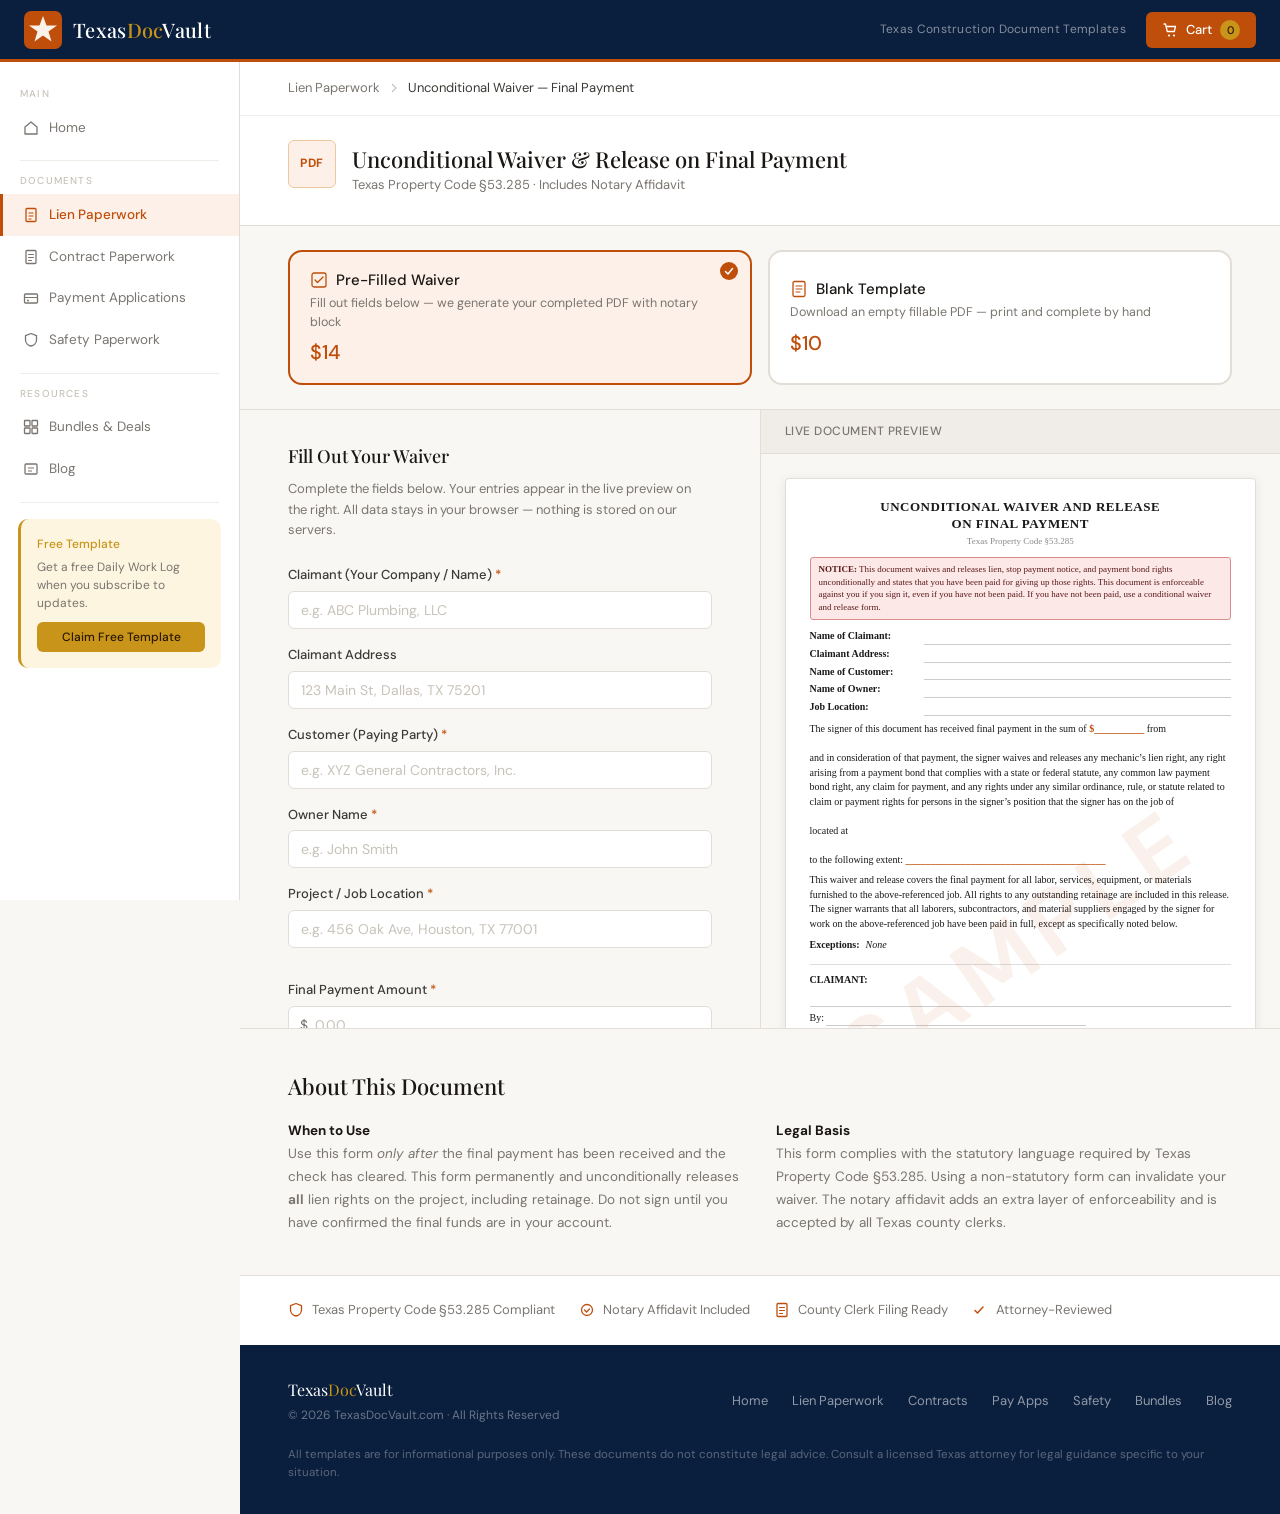
<file: lien-unconditional-final.html>
<!DOCTYPE html>
<html lang="en">
<head>
  <meta charset="UTF-8"/>
  <meta name="viewport" content="width=device-width, initial-scale=1.0"/>
  <title>Unconditional Lien Waiver — Final Payment | TexasDocVault</title>
  <meta name="description" content="Texas Unconditional Waiver and Release on Final Payment. Pre-fill online or download a blank template. Compliant with Texas Property Code §53.285. Includes notary affidavit."/>
  <meta name="keywords" content="unconditional lien waiver final payment Texas, Texas Property Code 53.285, unconditional waiver fillable PDF, Texas mechanic lien waiver final"/>
  <link rel="canonical" href="https://texasdocvault.com/lien-unconditional-final.html"/>
  <link rel="stylesheet" href="css/styles.css"/>
</head>
<body>

<div class="site-layout">
  <div id="site-header"></div>
  <div id="site-sidebar"></div>

  <div class="site-body">
    <main class="main-content">

      <!-- BREADCRUMB -->
      <div class="pdp-breadcrumb">
        <a href="lien.html">Lien Paperwork</a>
        <svg width="12" height="12" viewBox="0 0 12 12" fill="none"><path d="M4.5 2.5L8 6l-3.5 3.5" stroke="currentColor" stroke-width="1.2" stroke-linecap="round"/></svg>
        <span>Unconditional Waiver — Final Payment</span>
      </div>

      <!-- PRODUCT HEADER -->
      <div class="pdp-header">
        <div class="pdp-header-left">
          <div class="product-icon icon-pdf" style="width:48px;height:48px;font-size:12px">PDF</div>
          <div>
            <h1 class="pdp-title">Unconditional Waiver &amp; Release on Final Payment</h1>
            <p class="pdp-subtitle">Texas Property Code §53.285 &middot; Includes Notary Affidavit</p>
          </div>
        </div>
      </div>

      <!-- PURCHASE OPTIONS -->
      <div class="pdp-options">
        <button class="pdp-option active" data-option="prefilled" onclick="selectOption('prefilled')">
          <div class="pdp-option-label">
            <svg width="18" height="18" viewBox="0 0 18 18" fill="none"><rect x="2" y="2" width="14" height="14" rx="2" stroke="currentColor" stroke-width="1.3"/><path d="M5 9l2.5 2.5L13 6" stroke="currentColor" stroke-width="1.3" stroke-linecap="round" stroke-linejoin="round"/></svg>
            Pre-Filled Waiver
          </div>
          <div class="pdp-option-desc">Fill out fields below — we generate your completed PDF with notary block</div>
          <div class="pdp-option-price">$14</div>
        </button>
        <button class="pdp-option" data-option="blank" onclick="selectOption('blank')">
          <div class="pdp-option-label">
            <svg width="18" height="18" viewBox="0 0 18 18" fill="none"><rect x="3" y="1.5" width="12" height="15" rx="1.5" stroke="currentColor" stroke-width="1.3"/><path d="M6 6h6M6 9h6M6 12h4" stroke="currentColor" stroke-width="1" stroke-linecap="round"/></svg>
            Blank Template
          </div>
          <div class="pdp-option-desc">Download an empty fillable PDF — print and complete by hand</div>
          <div class="pdp-option-price">$10</div>
        </button>
      </div>

      <!-- MAIN CONTENT AREA -->
      <div class="pdp-body">

        <!-- LEFT: FORM -->
        <div class="pdp-form-col" id="form-col">
          <div class="pdp-form-panel">
            <h2 class="pdp-form-heading">Fill Out Your Waiver</h2>
            <p class="pdp-form-note">Complete the fields below. Your entries appear in the live preview on the right. All data stays in your browser — nothing is stored on our servers.</p>

            <div class="pdp-field-group">
              <label class="pdp-label">Claimant (Your Company / Name) <span class="pdp-req">*</span></label>
              <input type="text" class="pdp-input" id="f-claimant" placeholder="e.g. ABC Plumbing, LLC" oninput="updatePreview()"/>
            </div>

            <div class="pdp-field-group">
              <label class="pdp-label">Claimant Address</label>
              <input type="text" class="pdp-input" id="f-claimant-address" placeholder="123 Main St, Dallas, TX 75201" oninput="updatePreview()"/>
            </div>

            <div class="pdp-field-group">
              <label class="pdp-label">Customer (Paying Party) <span class="pdp-req">*</span></label>
              <input type="text" class="pdp-input" id="f-customer" placeholder="e.g. XYZ General Contractors, Inc." oninput="updatePreview()"/>
            </div>

            <div class="pdp-field-group">
              <label class="pdp-label">Owner Name <span class="pdp-req">*</span></label>
              <input type="text" class="pdp-input" id="f-owner" placeholder="e.g. John Smith" oninput="updatePreview()"/>
            </div>

            <div class="pdp-field-row">
              <div class="pdp-field-group" style="flex:1">
                <label class="pdp-label">Project / Job Location <span class="pdp-req">*</span></label>
                <input type="text" class="pdp-input" id="f-location" placeholder="e.g. 456 Oak Ave, Houston, TX 77001" oninput="updatePreview()"/>
              </div>
            </div>

            <div class="pdp-field-group">
              <label class="pdp-label">Final Payment Amount <span class="pdp-req">*</span></label>
              <div class="pdp-input-prefix-wrap">
                <span class="pdp-input-prefix">$</span>
                <input type="text" class="pdp-input pdp-input-with-prefix" id="f-amount" placeholder="0.00" oninput="formatAmount(this); updatePreview()"/>
              </div>
            </div>

            <div class="pdp-field-group">
              <label class="pdp-label">Job Description / Scope of Work <span class="pdp-req">*</span></label>
              <textarea class="pdp-input pdp-textarea" id="f-scope" placeholder="e.g. Rough-in and finish plumbing for 3-story commercial build" oninput="updatePreview()"></textarea>
            </div>

            <div class="pdp-field-group">
              <label class="pdp-label">Exceptions (if any)</label>
              <textarea class="pdp-input pdp-textarea" id="f-exceptions" placeholder="List any exceptions to this waiver, or leave blank for 'None'" oninput="updatePreview()"></textarea>
            </div>

            <div class="pdp-field-row">
              <div class="pdp-field-group" style="flex:1">
                <label class="pdp-label">County (for Notary Affidavit)</label>
                <input type="text" class="pdp-input" id="f-county" placeholder="e.g. Harris" oninput="updatePreview()"/>
              </div>
              <div class="pdp-field-group" style="flex:1">
                <label class="pdp-label">Signature Date</label>
                <input type="date" class="pdp-input" id="f-sig-date" oninput="updatePreview()"/>
              </div>
            </div>

            <div class="pdp-form-actions">
              <button class="btn btn-primary pdp-add-btn" onclick="addPrefilledToCart()">
                <svg width="16" height="16" viewBox="0 0 16 16" fill="none"><path d="M2 2h1.5l1.8 7.5h7l1.2-5H4.5" stroke="white" stroke-width="1.3" stroke-linecap="round" stroke-linejoin="round"/><circle cx="7" cy="13.5" r="1.1" fill="white"/><circle cx="12" cy="13.5" r="1.1" fill="white"/></svg>
                Add Pre-Filled Waiver to Cart — $14
              </button>
            </div>
          </div>
        </div>

        <!-- LEFT (BLANK): Simple info panel -->
        <div class="pdp-form-col pdp-blank-panel" id="blank-col" style="display:none">
          <div class="pdp-form-panel">
            <h2 class="pdp-form-heading">Blank Template</h2>
            <p class="pdp-form-note" style="margin-bottom:1.25rem">Download a blank Unconditional Waiver &amp; Release on Final Payment. All fields are left empty for you to fill in by hand or with a PDF editor.</p>

            <div class="pdp-blank-features">
              <div class="pdp-blank-feature">
                <svg width="16" height="16" viewBox="0 0 16 16" fill="none"><path d="M3 8.5l2.5 2.5L11 5" stroke="#1d7a3a" stroke-width="1.5" stroke-linecap="round"/></svg>
                Texas Property Code §53.285 statutory language
              </div>
              <div class="pdp-blank-feature">
                <svg width="16" height="16" viewBox="0 0 16 16" fill="none"><path d="M3 8.5l2.5 2.5L11 5" stroke="#1d7a3a" stroke-width="1.5" stroke-linecap="round"/></svg>
                Notary acknowledgment block included
              </div>
              <div class="pdp-blank-feature">
                <svg width="16" height="16" viewBox="0 0 16 16" fill="none"><path d="M3 8.5l2.5 2.5L11 5" stroke="#1d7a3a" stroke-width="1.5" stroke-linecap="round"/></svg>
                Fillable fields for handwritten or digital entry
              </div>
              <div class="pdp-blank-feature">
                <svg width="16" height="16" viewBox="0 0 16 16" fill="none"><path d="M3 8.5l2.5 2.5L11 5" stroke="#1d7a3a" stroke-width="1.5" stroke-linecap="round"/></svg>
                Print-ready letter-size format
              </div>
              <div class="pdp-blank-feature">
                <svg width="16" height="16" viewBox="0 0 16 16" fill="none"><path d="M3 8.5l2.5 2.5L11 5" stroke="#1d7a3a" stroke-width="1.5" stroke-linecap="round"/></svg>
                Reusable — use on unlimited projects
              </div>
            </div>

            <div class="pdp-form-actions">
              <button class="btn btn-primary pdp-add-btn" onclick="addBlankToCart()">
                <svg width="16" height="16" viewBox="0 0 16 16" fill="none"><path d="M2 2h1.5l1.8 7.5h7l1.2-5H4.5" stroke="white" stroke-width="1.3" stroke-linecap="round" stroke-linejoin="round"/><circle cx="7" cy="13.5" r="1.1" fill="white"/><circle cx="12" cy="13.5" r="1.1" fill="white"/></svg>
                Add Blank Template to Cart — $10
              </button>
            </div>
          </div>
        </div>

        <!-- RIGHT: LIVE PREVIEW -->
        <div class="pdp-preview-col">
          <div class="pdp-preview-bar">
            <span>Live Document Preview</span>
          </div>
          <div class="pdp-preview" id="doc-preview"></div>
        </div>

      </div>

      <!-- INFO SECTION -->
      <section class="section" style="border-top:1px solid var(--gray-200)">
        <h2 class="section-title" style="margin-bottom:1rem">About This Document</h2>
        <div style="display:grid;grid-template-columns:1fr 1fr;gap:2rem;font-size:13.5px;color:var(--gray-500);line-height:1.7">
          <div>
            <strong style="color:var(--gray-900)">When to Use</strong><br/>
            Use this form <em>only after</em> the final payment has been received and the check has cleared. This form permanently and unconditionally releases <strong>all</strong> lien rights on the project, including retainage. Do not sign until you have confirmed the final funds are in your account.
          </div>
          <div>
            <strong style="color:var(--gray-900)">Legal Basis</strong><br/>
            This form complies with the statutory language required by Texas Property Code §53.285. Using a non-statutory form can invalidate your waiver. The notary affidavit adds an extra layer of enforceability and is accepted by all Texas county clerks.
          </div>
        </div>
      </section>

      <!-- TRUST BAR -->
      <div class="trust-bar">
        <div class="trust-item">
          <svg width="16" height="16" viewBox="0 0 16 16" fill="none"><path d="M8 1.5l5.5 2.2V8c0 3.2-2.8 5.5-5.5 6-2.7-.5-5.5-2.8-5.5-6V3.7L8 1.5z" stroke="currentColor" stroke-width="1.3" stroke-linejoin="round"/></svg>
          Texas Property Code §53.285 Compliant
        </div>
        <div class="trust-item">
          <svg width="16" height="16" viewBox="0 0 16 16" fill="none"><circle cx="8" cy="8" r="5.5" stroke="currentColor" stroke-width="1.3"/><path d="M5.5 8l2 2 3-3" stroke="currentColor" stroke-width="1.3" stroke-linecap="round"/></svg>
          Notary Affidavit Included
        </div>
        <div class="trust-item">
          <svg width="16" height="16" viewBox="0 0 16 16" fill="none"><rect x="3" y="1.5" width="10" height="13" rx="1" stroke="currentColor" stroke-width="1.3"/><path d="M5.5 5.5h5M5.5 8.5h5M5.5 11.5h3" stroke="currentColor" stroke-width="1" stroke-linecap="round"/></svg>
          County Clerk Filing Ready
        </div>
        <div class="trust-item">
          <svg width="16" height="16" viewBox="0 0 16 16" fill="none"><path d="M3 8.5l2.5 2.5L11 5" stroke="currentColor" stroke-width="1.5" stroke-linecap="round"/></svg>
          Attorney-Reviewed
        </div>
      </div>

    </main>
  </div>

  <div id="site-footer"></div>
</div>

<div id="cart-overlay-slot"></div>
<div id="toast-slot"></div>

<script src="js/data.js"></script>
<script src="js/components.js"></script>
<script>
  initPage('lien');

  /* ── Option Toggle ─────────────────────────────── */
  function selectOption(opt) {
    document.querySelectorAll('.pdp-option').forEach(el => el.classList.remove('active'));
    document.querySelector(`.pdp-option[data-option="${opt}"]`).classList.add('active');
    document.getElementById('form-col').style.display = opt === 'prefilled' ? '' : 'none';
    document.getElementById('blank-col').style.display = opt === 'blank' ? '' : 'none';
  }

  /* ── Amount Formatting ─────────────────────────── */
  function formatAmount(el) {
    let v = el.value.replace(/[^0-9.]/g, '');
    const parts = v.split('.');
    if (parts.length > 2) v = parts[0] + '.' + parts.slice(1).join('');
    el.value = v;
  }

  /* ── Add to Cart ───────────────────────────────── */
  function addPrefilledToCart() {
    const claimant = document.getElementById('f-claimant').value.trim();
    const customer = document.getElementById('f-customer').value.trim();
    const owner    = document.getElementById('f-owner').value.trim();
    const location = document.getElementById('f-location').value.trim();
    const amount   = document.getElementById('f-amount').value.trim();
    const scope    = document.getElementById('f-scope').value.trim();

    if (!claimant || !customer || !owner || !location || !amount || !scope) {
      showToast('Please fill out all required fields before adding to cart.');
      return;
    }

    const formData = {
      claimant,
      claimantAddress: document.getElementById('f-claimant-address').value.trim(),
      customer, owner, location, amount, scope,
      exceptions: document.getElementById('f-exceptions').value.trim(),
      county: document.getElementById('f-county').value.trim(),
      sigDate: document.getElementById('f-sig-date').value,
    };
    localStorage.setItem('tdv_prefill_lw4', JSON.stringify(formData));
    addToCart('lw-4-prefilled', 'Unconditional Waiver — Final (Pre-Filled)', 14);
  }

  function addBlankToCart() {
    addToCart('lw-4-blank', 'Unconditional Waiver — Final (Blank Template)', 10);
  }

  /* ── Live Preview ──────────────────────────────── */
  function val(id) { return document.getElementById(id) ? document.getElementById(id).value : ''; }
  function blank(str) { return str ? str : '<span class="prev-blank"></span>'; }
  function blankLine(str) { return str ? str : '&nbsp;'; }
  function blankDate(str) {
    if (!str) return '________ ___, 20___';
    const d = new Date(str + 'T00:00:00');
    return d.toLocaleDateString('en-US', { month: 'long', day: 'numeric', year: 'numeric' });
  }

  function updatePreview() {
    const claimant  = val('f-claimant');
    const address   = val('f-claimant-address');
    const customer  = val('f-customer');
    const owner     = val('f-owner');
    const location  = val('f-location');
    const amount    = val('f-amount');
    const scope     = val('f-scope');
    const exceptions= val('f-exceptions');
    const county    = val('f-county');
    const sigDate   = val('f-sig-date');

    const amountDisplay = amount ? `$${Number(amount).toLocaleString('en-US', {minimumFractionDigits: 2, maximumFractionDigits: 2})}` : '$__________';

    document.getElementById('doc-preview').innerHTML = `
      <div class="prev-doc">
        <div class="prev-header">UNCONDITIONAL WAIVER AND RELEASE<br/>ON FINAL PAYMENT</div>
        <div class="prev-statute">Texas Property Code §53.285</div>

        <div class="prev-notice" style="background:#fde8e8;border-color:#d88c8c;color:#5a1a1a">
          <strong>NOTICE:</strong> This document waives and releases lien, stop payment notice, and payment bond rights unconditionally and states that you have been paid for giving up those rights. This document is enforceable against you if you sign it, even if you have not been paid. If you have not been paid, use a conditional waiver and release form.
        </div>

        <div class="prev-body">
          <div class="prev-field-row">
            <span class="prev-label">Name of Claimant:</span>
            <span class="prev-value">${blankLine(claimant)}</span>
          </div>
          <div class="prev-field-row">
            <span class="prev-label">Claimant Address:</span>
            <span class="prev-value">${blankLine(address)}</span>
          </div>
          <div class="prev-field-row">
            <span class="prev-label">Name of Customer:</span>
            <span class="prev-value">${blankLine(customer)}</span>
          </div>
          <div class="prev-field-row">
            <span class="prev-label">Name of Owner:</span>
            <span class="prev-value">${blankLine(owner)}</span>
          </div>
          <div class="prev-field-row">
            <span class="prev-label">Job Location:</span>
            <span class="prev-value">${blankLine(location)}</span>
          </div>

          <div class="prev-paragraph">The signer of this document has received final payment in the sum of <strong>${amountDisplay}</strong> from <strong>${blank(customer) || '<span class="prev-blank"></span>'}</strong> and in consideration of that payment, the signer waives and releases any mechanic&rsquo;s lien right, any right arising from a payment bond that complies with a state or federal statute, any common law payment bond right, any claim for payment, and any rights under any similar ordinance, rule, or statute related to claim or payment rights for persons in the signer&rsquo;s position that the signer has on the job of <strong>${blank(owner) || '<span class="prev-blank"></span>'}</strong> located at <strong>${blank(location) || '<span class="prev-blank"></span>'}</strong> to the following extent: <strong>${scope || '________________________________________'}</strong></div>

          <div class="prev-paragraph">This waiver and release covers the final payment for all labor, services, equipment, or materials furnished to the above-referenced job. All rights to any outstanding retainage are included in this release. The signer warrants that all laborers, subcontractors, and material suppliers engaged by the signer for work on the above-referenced job have been paid in full, except as specifically noted below.</div>

          <div class="prev-exceptions">
            <span class="prev-label">Exceptions:</span>
            <span class="prev-value">${exceptions ? exceptions : 'None'}</span>
          </div>

          <div class="prev-sig-section">
            <div class="prev-sig-block">
              <div class="prev-sig-label">CLAIMANT:</div>
              <div class="prev-sig-name">${blankLine(claimant)}</div>
              <div class="prev-sig-line">
                <div>By: <span style="display:inline-block;width:260px;border-bottom:1px solid #ccc">&nbsp;</span></div>
                <div>Title: <span style="display:inline-block;width:248px;border-bottom:1px solid #ccc">&nbsp;</span></div>
                <div>Date: ${blankDate(sigDate)}</div>
              </div>
            </div>
          </div>

          <div class="prev-notary">
            <div class="prev-notary-title">NOTARY ACKNOWLEDGMENT</div>
            <div class="prev-notary-body">
              <div>STATE OF TEXAS</div>
              <div>COUNTY OF ${county ? county.toUpperCase() : '________________'}</div>
              <div style="margin-top:.3rem">Before me, the undersigned notary public, on this day personally appeared <strong>${blank(claimant) || '________________________________'}</strong>, known to me (or proved to me on the basis of satisfactory evidence) to be the person whose name is subscribed to the within instrument and acknowledged to me that he/she executed the same for the purposes and consideration therein expressed.</div>
              <div style="margin-top:.3rem">Given under my hand and seal of office this ${blankDate(sigDate)}.</div>
              <div class="prev-notary-sig">
                <div><span style="display:inline-block;width:260px;border-bottom:1px solid #ccc">&nbsp;</span></div>
                <div>Notary Public, State of Texas</div>
                <div>My Commission Expires: <span style="display:inline-block;width:140px;border-bottom:1px solid #ccc">&nbsp;</span></div>
              </div>
              <div class="prev-notary-seal">[NOTARY SEAL]</div>
            </div>
          </div>
        </div>
        <div class="prev-doc-footer">texasdocvault.com</div>
      </div>
    `;
  }

  // Initial render
  updatePreview();
</script>
</body>
</html>
</file>
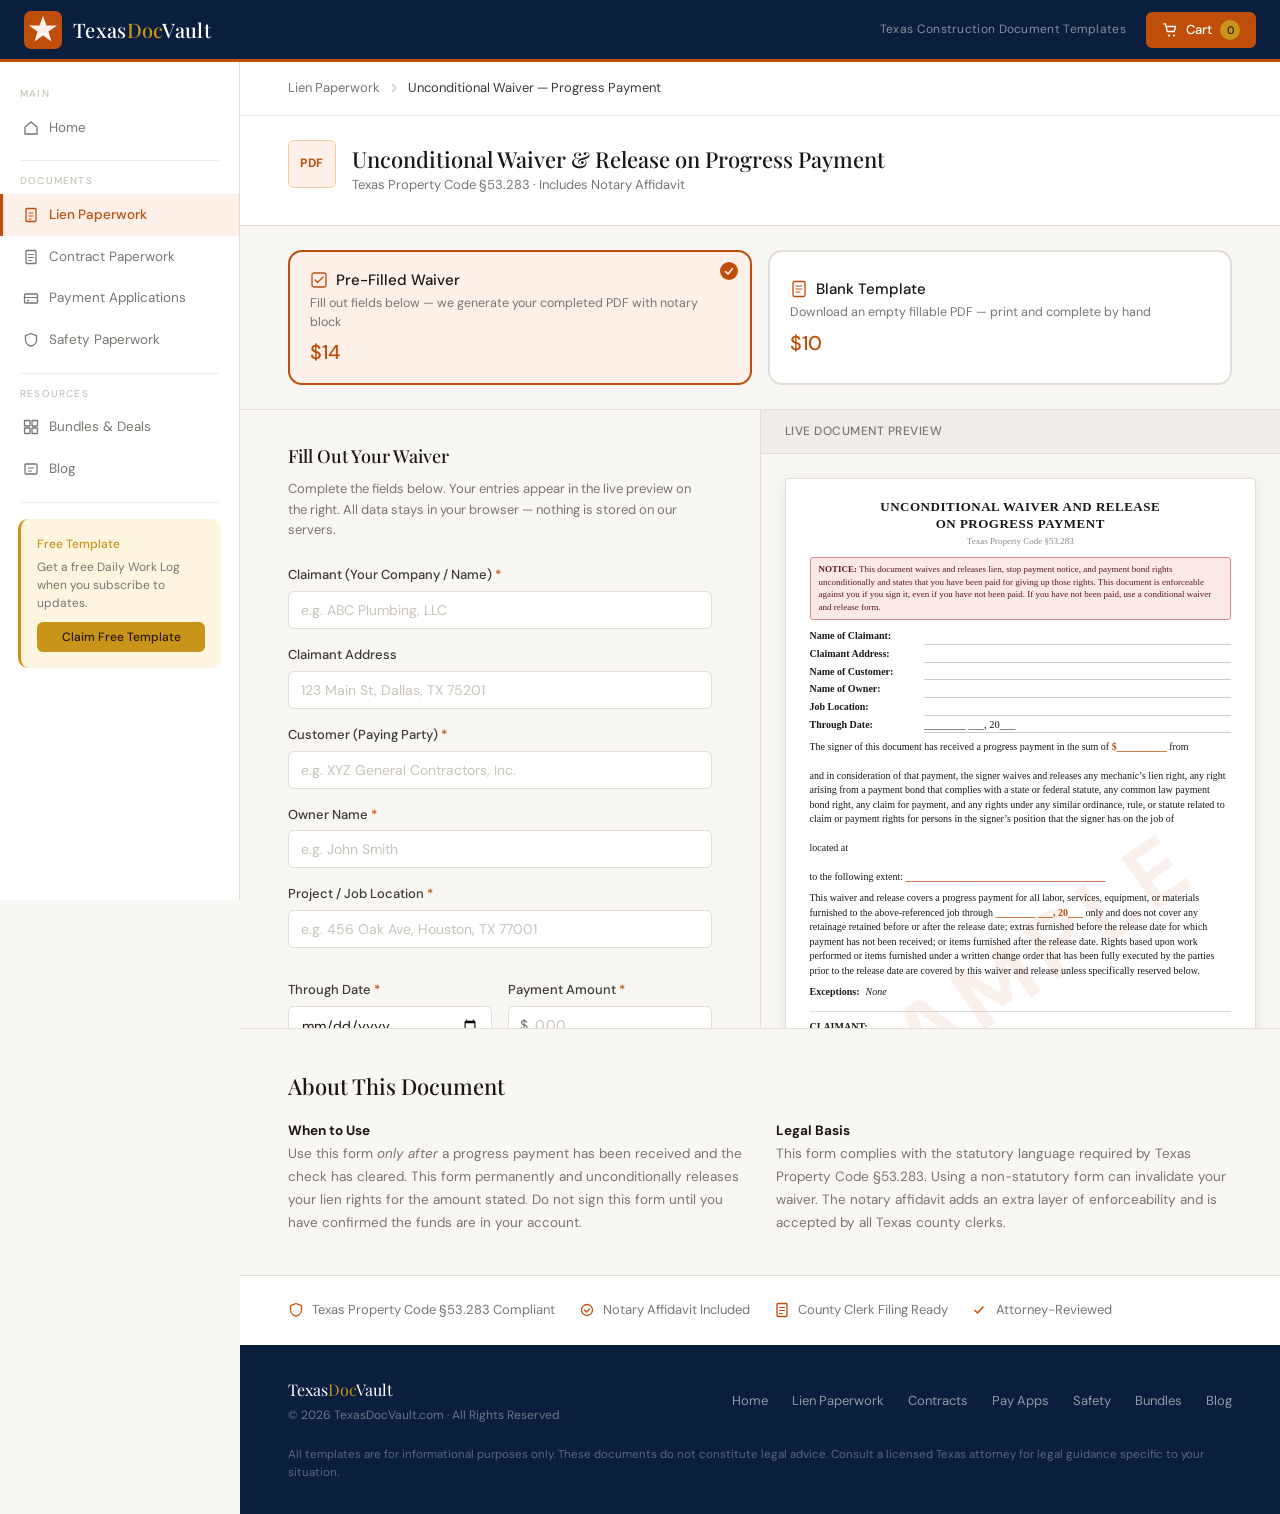
<file: lien-unconditional-progress.html>
<!DOCTYPE html>
<html lang="en">
<head>
  <meta charset="UTF-8"/>
  <meta name="viewport" content="width=device-width, initial-scale=1.0"/>
  <title>Unconditional Lien Waiver — Progress Payment | TexasDocVault</title>
  <meta name="description" content="Texas Unconditional Waiver and Release on Progress Payment. Pre-fill online or download a blank template. Compliant with Texas Property Code §53.283. Includes notary affidavit."/>
  <meta name="keywords" content="unconditional lien waiver progress payment Texas, Texas Property Code 53.283, unconditional waiver fillable PDF, Texas mechanic lien waiver"/>
  <link rel="canonical" href="https://texasdocvault.com/lien-unconditional-progress.html"/>
  <link rel="stylesheet" href="css/styles.css"/>
</head>
<body>

<div class="site-layout">
  <div id="site-header"></div>
  <div id="site-sidebar"></div>

  <div class="site-body">
    <main class="main-content">

      <!-- BREADCRUMB -->
      <div class="pdp-breadcrumb">
        <a href="lien.html">Lien Paperwork</a>
        <svg width="12" height="12" viewBox="0 0 12 12" fill="none"><path d="M4.5 2.5L8 6l-3.5 3.5" stroke="currentColor" stroke-width="1.2" stroke-linecap="round"/></svg>
        <span>Unconditional Waiver — Progress Payment</span>
      </div>

      <!-- PRODUCT HEADER -->
      <div class="pdp-header">
        <div class="pdp-header-left">
          <div class="product-icon icon-pdf" style="width:48px;height:48px;font-size:12px">PDF</div>
          <div>
            <h1 class="pdp-title">Unconditional Waiver &amp; Release on Progress Payment</h1>
            <p class="pdp-subtitle">Texas Property Code §53.283 &middot; Includes Notary Affidavit</p>
          </div>
        </div>
      </div>

      <!-- PURCHASE OPTIONS -->
      <div class="pdp-options">
        <button class="pdp-option active" data-option="prefilled" onclick="selectOption('prefilled')">
          <div class="pdp-option-label">
            <svg width="18" height="18" viewBox="0 0 18 18" fill="none"><rect x="2" y="2" width="14" height="14" rx="2" stroke="currentColor" stroke-width="1.3"/><path d="M5 9l2.5 2.5L13 6" stroke="currentColor" stroke-width="1.3" stroke-linecap="round" stroke-linejoin="round"/></svg>
            Pre-Filled Waiver
          </div>
          <div class="pdp-option-desc">Fill out fields below — we generate your completed PDF with notary block</div>
          <div class="pdp-option-price">$14</div>
        </button>
        <button class="pdp-option" data-option="blank" onclick="selectOption('blank')">
          <div class="pdp-option-label">
            <svg width="18" height="18" viewBox="0 0 18 18" fill="none"><rect x="3" y="1.5" width="12" height="15" rx="1.5" stroke="currentColor" stroke-width="1.3"/><path d="M6 6h6M6 9h6M6 12h4" stroke="currentColor" stroke-width="1" stroke-linecap="round"/></svg>
            Blank Template
          </div>
          <div class="pdp-option-desc">Download an empty fillable PDF — print and complete by hand</div>
          <div class="pdp-option-price">$10</div>
        </button>
      </div>

      <!-- MAIN CONTENT AREA -->
      <div class="pdp-body">

        <!-- LEFT: FORM -->
        <div class="pdp-form-col" id="form-col">
          <div class="pdp-form-panel">
            <h2 class="pdp-form-heading">Fill Out Your Waiver</h2>
            <p class="pdp-form-note">Complete the fields below. Your entries appear in the live preview on the right. All data stays in your browser — nothing is stored on our servers.</p>

            <div class="pdp-field-group">
              <label class="pdp-label">Claimant (Your Company / Name) <span class="pdp-req">*</span></label>
              <input type="text" class="pdp-input" id="f-claimant" placeholder="e.g. ABC Plumbing, LLC" oninput="updatePreview()"/>
            </div>

            <div class="pdp-field-group">
              <label class="pdp-label">Claimant Address</label>
              <input type="text" class="pdp-input" id="f-claimant-address" placeholder="123 Main St, Dallas, TX 75201" oninput="updatePreview()"/>
            </div>

            <div class="pdp-field-group">
              <label class="pdp-label">Customer (Paying Party) <span class="pdp-req">*</span></label>
              <input type="text" class="pdp-input" id="f-customer" placeholder="e.g. XYZ General Contractors, Inc." oninput="updatePreview()"/>
            </div>

            <div class="pdp-field-group">
              <label class="pdp-label">Owner Name <span class="pdp-req">*</span></label>
              <input type="text" class="pdp-input" id="f-owner" placeholder="e.g. John Smith" oninput="updatePreview()"/>
            </div>

            <div class="pdp-field-row">
              <div class="pdp-field-group" style="flex:1">
                <label class="pdp-label">Project / Job Location <span class="pdp-req">*</span></label>
                <input type="text" class="pdp-input" id="f-location" placeholder="e.g. 456 Oak Ave, Houston, TX 77001" oninput="updatePreview()"/>
              </div>
            </div>

            <div class="pdp-field-row">
              <div class="pdp-field-group" style="flex:1">
                <label class="pdp-label">Through Date <span class="pdp-req">*</span></label>
                <input type="date" class="pdp-input" id="f-through-date" oninput="updatePreview()"/>
              </div>
              <div class="pdp-field-group" style="flex:1">
                <label class="pdp-label">Payment Amount <span class="pdp-req">*</span></label>
                <div class="pdp-input-prefix-wrap">
                  <span class="pdp-input-prefix">$</span>
                  <input type="text" class="pdp-input pdp-input-with-prefix" id="f-amount" placeholder="0.00" oninput="formatAmount(this); updatePreview()"/>
                </div>
              </div>
            </div>

            <div class="pdp-field-group">
              <label class="pdp-label">Job Description / Scope of Work <span class="pdp-req">*</span></label>
              <textarea class="pdp-input pdp-textarea" id="f-scope" placeholder="e.g. Rough-in and finish plumbing for 3-story commercial build" oninput="updatePreview()"></textarea>
            </div>

            <div class="pdp-field-group">
              <label class="pdp-label">Exceptions (if any)</label>
              <textarea class="pdp-input pdp-textarea" id="f-exceptions" placeholder="List any exceptions to this waiver, or leave blank for 'None'" oninput="updatePreview()"></textarea>
            </div>

            <div class="pdp-field-row">
              <div class="pdp-field-group" style="flex:1">
                <label class="pdp-label">County (for Notary Affidavit)</label>
                <input type="text" class="pdp-input" id="f-county" placeholder="e.g. Harris" oninput="updatePreview()"/>
              </div>
              <div class="pdp-field-group" style="flex:1">
                <label class="pdp-label">Signature Date</label>
                <input type="date" class="pdp-input" id="f-sig-date" oninput="updatePreview()"/>
              </div>
            </div>

            <div class="pdp-form-actions">
              <button class="btn btn-primary pdp-add-btn" onclick="addPrefilledToCart()">
                <svg width="16" height="16" viewBox="0 0 16 16" fill="none"><path d="M2 2h1.5l1.8 7.5h7l1.2-5H4.5" stroke="white" stroke-width="1.3" stroke-linecap="round" stroke-linejoin="round"/><circle cx="7" cy="13.5" r="1.1" fill="white"/><circle cx="12" cy="13.5" r="1.1" fill="white"/></svg>
                Add Pre-Filled Waiver to Cart — $14
              </button>
            </div>
          </div>
        </div>

        <!-- LEFT (BLANK): Simple info panel -->
        <div class="pdp-form-col pdp-blank-panel" id="blank-col" style="display:none">
          <div class="pdp-form-panel">
            <h2 class="pdp-form-heading">Blank Template</h2>
            <p class="pdp-form-note" style="margin-bottom:1.25rem">Download a blank Unconditional Waiver &amp; Release on Progress Payment. All fields are left empty for you to fill in by hand or with a PDF editor.</p>

            <div class="pdp-blank-features">
              <div class="pdp-blank-feature">
                <svg width="16" height="16" viewBox="0 0 16 16" fill="none"><path d="M3 8.5l2.5 2.5L11 5" stroke="#1d7a3a" stroke-width="1.5" stroke-linecap="round"/></svg>
                Texas Property Code §53.283 statutory language
              </div>
              <div class="pdp-blank-feature">
                <svg width="16" height="16" viewBox="0 0 16 16" fill="none"><path d="M3 8.5l2.5 2.5L11 5" stroke="#1d7a3a" stroke-width="1.5" stroke-linecap="round"/></svg>
                Notary acknowledgment block included
              </div>
              <div class="pdp-blank-feature">
                <svg width="16" height="16" viewBox="0 0 16 16" fill="none"><path d="M3 8.5l2.5 2.5L11 5" stroke="#1d7a3a" stroke-width="1.5" stroke-linecap="round"/></svg>
                Fillable fields for handwritten or digital entry
              </div>
              <div class="pdp-blank-feature">
                <svg width="16" height="16" viewBox="0 0 16 16" fill="none"><path d="M3 8.5l2.5 2.5L11 5" stroke="#1d7a3a" stroke-width="1.5" stroke-linecap="round"/></svg>
                Print-ready letter-size format
              </div>
              <div class="pdp-blank-feature">
                <svg width="16" height="16" viewBox="0 0 16 16" fill="none"><path d="M3 8.5l2.5 2.5L11 5" stroke="#1d7a3a" stroke-width="1.5" stroke-linecap="round"/></svg>
                Reusable — use on unlimited projects
              </div>
            </div>

            <div class="pdp-form-actions">
              <button class="btn btn-primary pdp-add-btn" onclick="addBlankToCart()">
                <svg width="16" height="16" viewBox="0 0 16 16" fill="none"><path d="M2 2h1.5l1.8 7.5h7l1.2-5H4.5" stroke="white" stroke-width="1.3" stroke-linecap="round" stroke-linejoin="round"/><circle cx="7" cy="13.5" r="1.1" fill="white"/><circle cx="12" cy="13.5" r="1.1" fill="white"/></svg>
                Add Blank Template to Cart — $10
              </button>
            </div>
          </div>
        </div>

        <!-- RIGHT: LIVE PREVIEW -->
        <div class="pdp-preview-col">
          <div class="pdp-preview-bar">
            <span>Live Document Preview</span>
          </div>
          <div class="pdp-preview" id="doc-preview">
            <!-- Document rendered here by JS -->
          </div>
        </div>

      </div>

      <!-- INFO SECTION -->
      <section class="section" style="border-top:1px solid var(--gray-200)">
        <h2 class="section-title" style="margin-bottom:1rem">About This Document</h2>
        <div style="display:grid;grid-template-columns:1fr 1fr;gap:2rem;font-size:13.5px;color:var(--gray-500);line-height:1.7">
          <div>
            <strong style="color:var(--gray-900)">When to Use</strong><br/>
            Use this form <em>only after</em> a progress payment has been received and the check has cleared. This form permanently and unconditionally releases your lien rights for the amount stated. Do not sign this form until you have confirmed the funds are in your account.
          </div>
          <div>
            <strong style="color:var(--gray-900)">Legal Basis</strong><br/>
            This form complies with the statutory language required by Texas Property Code §53.283. Using a non-statutory form can invalidate your waiver. The notary affidavit adds an extra layer of enforceability and is accepted by all Texas county clerks.
          </div>
        </div>
      </section>

      <!-- TRUST BAR -->
      <div class="trust-bar">
        <div class="trust-item">
          <svg width="16" height="16" viewBox="0 0 16 16" fill="none"><path d="M8 1.5l5.5 2.2V8c0 3.2-2.8 5.5-5.5 6-2.7-.5-5.5-2.8-5.5-6V3.7L8 1.5z" stroke="currentColor" stroke-width="1.3" stroke-linejoin="round"/></svg>
          Texas Property Code §53.283 Compliant
        </div>
        <div class="trust-item">
          <svg width="16" height="16" viewBox="0 0 16 16" fill="none"><circle cx="8" cy="8" r="5.5" stroke="currentColor" stroke-width="1.3"/><path d="M5.5 8l2 2 3-3" stroke="currentColor" stroke-width="1.3" stroke-linecap="round"/></svg>
          Notary Affidavit Included
        </div>
        <div class="trust-item">
          <svg width="16" height="16" viewBox="0 0 16 16" fill="none"><rect x="3" y="1.5" width="10" height="13" rx="1" stroke="currentColor" stroke-width="1.3"/><path d="M5.5 5.5h5M5.5 8.5h5M5.5 11.5h3" stroke="currentColor" stroke-width="1" stroke-linecap="round"/></svg>
          County Clerk Filing Ready
        </div>
        <div class="trust-item">
          <svg width="16" height="16" viewBox="0 0 16 16" fill="none"><path d="M3 8.5l2.5 2.5L11 5" stroke="currentColor" stroke-width="1.5" stroke-linecap="round"/></svg>
          Attorney-Reviewed
        </div>
      </div>

    </main>
  </div>

  <div id="site-footer"></div>
</div>

<div id="cart-overlay-slot"></div>
<div id="toast-slot"></div>

<script src="js/data.js"></script>
<script src="js/components.js"></script>
<script>
  initPage('lien');

  /* ── Option Toggle ─────────────────────────────── */
  function selectOption(opt) {
    document.querySelectorAll('.pdp-option').forEach(el => el.classList.remove('active'));
    document.querySelector(`.pdp-option[data-option="${opt}"]`).classList.add('active');
    document.getElementById('form-col').style.display = opt === 'prefilled' ? '' : 'none';
    document.getElementById('blank-col').style.display = opt === 'blank' ? '' : 'none';
  }

  /* ── Amount Formatting ─────────────────────────── */
  function formatAmount(el) {
    let v = el.value.replace(/[^0-9.]/g, '');
    const parts = v.split('.');
    if (parts.length > 2) v = parts[0] + '.' + parts.slice(1).join('');
    el.value = v;
  }

  /* ── Add to Cart ───────────────────────────────── */
  function addPrefilledToCart() {
    const claimant = document.getElementById('f-claimant').value.trim();
    const customer = document.getElementById('f-customer').value.trim();
    const owner    = document.getElementById('f-owner').value.trim();
    const location = document.getElementById('f-location').value.trim();
    const thruDate = document.getElementById('f-through-date').value;
    const amount   = document.getElementById('f-amount').value.trim();
    const scope    = document.getElementById('f-scope').value.trim();

    if (!claimant || !customer || !owner || !location || !thruDate || !amount || !scope) {
      showToast('Please fill out all required fields before adding to cart.');
      return;
    }

    const formData = {
      claimant,
      claimantAddress: document.getElementById('f-claimant-address').value.trim(),
      customer,
      owner,
      location,
      throughDate: thruDate,
      amount,
      scope,
      exceptions: document.getElementById('f-exceptions').value.trim(),
      county: document.getElementById('f-county').value.trim(),
      sigDate: document.getElementById('f-sig-date').value,
    };
    localStorage.setItem('tdv_prefill_lw2', JSON.stringify(formData));

    addToCart('lw-2-prefilled', 'Unconditional Waiver — Progress (Pre-Filled)', 14);
  }

  function addBlankToCart() {
    addToCart('lw-2-blank', 'Unconditional Waiver — Progress (Blank Template)', 10);
  }

  /* ── Live Preview ──────────────────────────────── */
  function val(id) { return document.getElementById(id) ? document.getElementById(id).value : ''; }
  function blank(str) { return str ? str : '<span class="prev-blank"></span>'; }
  function blankLine(str) { return str ? str : '&nbsp;'; }
  function blankShort(str) { return str ? str : '________________'; }
  function blankDate(str) {
    if (!str) return '________ ___, 20___';
    const d = new Date(str + 'T00:00:00');
    return d.toLocaleDateString('en-US', { month: 'long', day: 'numeric', year: 'numeric' });
  }

  function updatePreview() {
    const claimant  = val('f-claimant');
    const address   = val('f-claimant-address');
    const customer  = val('f-customer');
    const owner     = val('f-owner');
    const location  = val('f-location');
    const thruDate  = val('f-through-date');
    const amount    = val('f-amount');
    const scope     = val('f-scope');
    const exceptions= val('f-exceptions');
    const county    = val('f-county');
    const sigDate   = val('f-sig-date');

    const amountDisplay = amount ? `$${Number(amount).toLocaleString('en-US', {minimumFractionDigits: 2, maximumFractionDigits: 2})}` : '$__________';

    document.getElementById('doc-preview').innerHTML = `
      <div class="prev-doc">
        <div class="prev-header">UNCONDITIONAL WAIVER AND RELEASE<br/>ON PROGRESS PAYMENT</div>
        <div class="prev-statute">Texas Property Code §53.283</div>

        <div class="prev-notice" style="background:#fde8e8;border-color:#d88c8c;color:#5a1a1a">
          <strong>NOTICE:</strong> This document waives and releases lien, stop payment notice, and payment bond rights unconditionally and states that you have been paid for giving up those rights. This document is enforceable against you if you sign it, even if you have not been paid. If you have not been paid, use a conditional waiver and release form.
        </div>

        <div class="prev-body">
          <div class="prev-field-row">
            <span class="prev-label">Name of Claimant:</span>
            <span class="prev-value">${blankLine(claimant)}</span>
          </div>
          <div class="prev-field-row">
            <span class="prev-label">Claimant Address:</span>
            <span class="prev-value">${blankLine(address)}</span>
          </div>
          <div class="prev-field-row">
            <span class="prev-label">Name of Customer:</span>
            <span class="prev-value">${blankLine(customer)}</span>
          </div>
          <div class="prev-field-row">
            <span class="prev-label">Name of Owner:</span>
            <span class="prev-value">${blankLine(owner)}</span>
          </div>
          <div class="prev-field-row">
            <span class="prev-label">Job Location:</span>
            <span class="prev-value">${blankLine(location)}</span>
          </div>
          <div class="prev-field-row">
            <span class="prev-label">Through Date:</span>
            <span class="prev-value">${blankDate(thruDate)}</span>
          </div>

          <div class="prev-paragraph">The signer of this document has received a progress payment in the sum of <strong>${amountDisplay}</strong> from <strong>${blank(customer) || '<span class="prev-blank"></span>'}</strong> and in consideration of that payment, the signer waives and releases any mechanic&rsquo;s lien right, any right arising from a payment bond that complies with a state or federal statute, any common law payment bond right, any claim for payment, and any rights under any similar ordinance, rule, or statute related to claim or payment rights for persons in the signer&rsquo;s position that the signer has on the job of <strong>${blank(owner) || '<span class="prev-blank"></span>'}</strong> located at <strong>${blank(location) || '<span class="prev-blank"></span>'}</strong> to the following extent: <strong>${scope || '________________________________________'}</strong></div>

          <div class="prev-paragraph">This waiver and release covers a progress payment for all labor, services, equipment, or materials furnished to the above-referenced job through <strong>${blankDate(thruDate)}</strong> only and does not cover any retainage retained before or after the release date; extras furnished before the release date for which payment has not been received; or items furnished after the release date. Rights based upon work performed or items furnished under a written change order that has been fully executed by the parties prior to the release date are covered by this waiver and release unless specifically reserved below.</div>

          <div class="prev-exceptions">
            <span class="prev-label">Exceptions:</span>
            <span class="prev-value">${exceptions ? exceptions : 'None'}</span>
          </div>

          <div class="prev-sig-section">
            <div class="prev-sig-block">
              <div class="prev-sig-label">CLAIMANT:</div>
              <div class="prev-sig-name">${blankLine(claimant)}</div>
              <div class="prev-sig-line">
                <div>By: <span style="display:inline-block;width:260px;border-bottom:1px solid #ccc">&nbsp;</span></div>
                <div>Title: <span style="display:inline-block;width:248px;border-bottom:1px solid #ccc">&nbsp;</span></div>
                <div>Date: ${blankDate(sigDate)}</div>
              </div>
            </div>
          </div>

          <div class="prev-notary">
            <div class="prev-notary-title">NOTARY ACKNOWLEDGMENT</div>
            <div class="prev-notary-body">
              <div>STATE OF TEXAS</div>
              <div>COUNTY OF ${county ? county.toUpperCase() : '________________'}</div>
              <div style="margin-top:.3rem">
                Before me, the undersigned notary public, on this day personally appeared
                <strong>${blank(claimant) || '________________________________'}</strong>,
                known to me (or proved to me on the basis of satisfactory evidence) to be the person
                whose name is subscribed to the within instrument and acknowledged to me that he/she
                executed the same for the purposes and consideration therein expressed.
              </div>
              <div style="margin-top:.3rem">Given under my hand and seal of office this ${blankDate(sigDate)}.</div>
              <div class="prev-notary-sig">
                <div><span style="display:inline-block;width:260px;border-bottom:1px solid #ccc">&nbsp;</span></div>
                <div>Notary Public, State of Texas</div>
                <div>My Commission Expires: <span style="display:inline-block;width:140px;border-bottom:1px solid #ccc">&nbsp;</span></div>
              </div>
              <div class="prev-notary-seal">[NOTARY SEAL]</div>
            </div>
          </div>
        </div>
        <div class="prev-doc-footer">texasdocvault.com</div>
      </div>
    `;
  }

  // Initial render
  updatePreview();
</script>
</body>
</html>
</file>
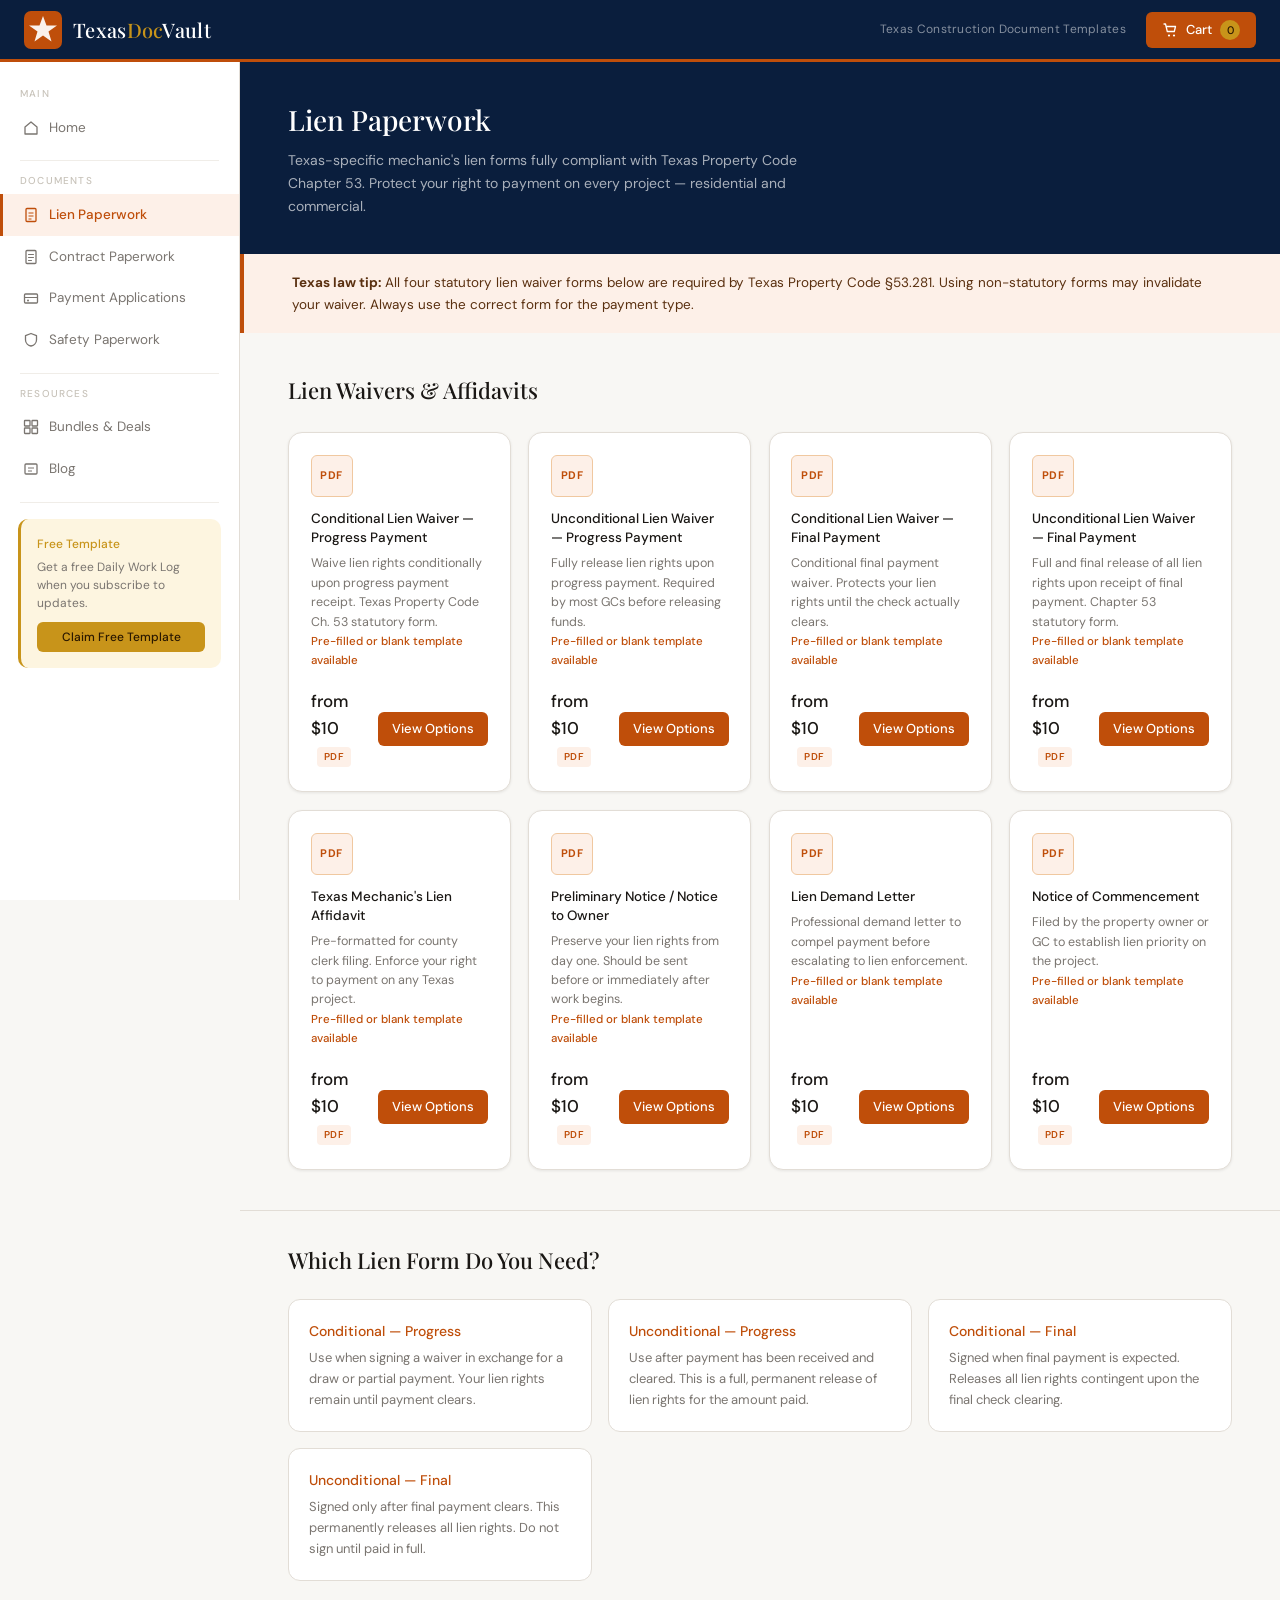
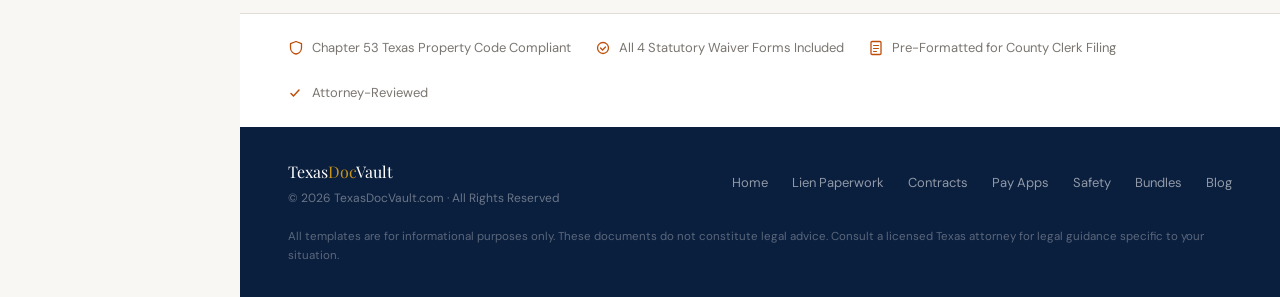
<file: lien.html>
<!DOCTYPE html>
<html lang="en">
<head>
  <meta charset="UTF-8"/>
  <meta name="viewport" content="width=device-width, initial-scale=1.0"/>
  <title>Texas Lien Paperwork — Mechanic's Lien Waivers & Affidavits | TexasDocVault</title>
  <meta name="description" content="Texas mechanic's lien waivers, lien affidavits, preliminary notices, and demand letters. Chapter 53 compliant. Fillable PDF downloads for Texas contractors and subcontractors."/>
  <meta name="keywords" content="Texas mechanic lien waiver, Texas lien waiver fillable PDF, conditional lien waiver Texas, unconditional lien waiver Texas, Chapter 53 lien waiver, Texas lien affidavit"/>
  <link rel="canonical" href="https://texasdocvault.com/lien.html"/>
  <link rel="stylesheet" href="css/styles.css"/>
</head>
<body>

<div class="site-layout">
  <div id="site-header"></div>
  <div id="site-sidebar"></div>

  <div class="site-body">
    <main class="main-content">

      <div class="cat-hero">
        <h1>Lien Paperwork</h1>
        <p>Texas-specific mechanic's lien forms fully compliant with Texas Property Code Chapter 53. Protect your right to payment on every project — residential and commercial.</p>
      </div>

      <!-- INFO CALLOUT -->
      <div style="background:#fdf0e8;border-left:4px solid #bf4e0a;padding:1.1rem 3rem;font-size:13.5px;color:#5a3010;line-height:1.6">
        <strong>Texas law tip:</strong> All four statutory lien waiver forms below are required by Texas Property Code §53.281. Using non-statutory forms may invalidate your waiver. Always use the correct form for the payment type.
      </div>

      <section class="section">
        <div class="section-header">
          <h2 class="section-title">Lien Waivers &amp; Affidavits</h2>
        </div>
        <div class="product-grid" id="lien-grid"></div>
      </section>

      <!-- LIEN PROCESS EXPLAINER -->
      <section class="section" style="background:#f8f7f4;border-top:1px solid #e2ddd6;padding-top:2rem;padding-bottom:2rem">
        <h2 class="section-title" style="margin-bottom:1.25rem">Which Lien Form Do You Need?</h2>
        <div style="display:grid;grid-template-columns:repeat(auto-fill,minmax(240px,1fr));gap:1rem">
          <div style="background:#fff;border:1px solid #e2ddd6;border-radius:12px;padding:1.25rem">
            <div style="font-weight:500;color:#bf4e0a;margin-bottom:.4rem;font-size:14px">Conditional — Progress</div>
            <div style="font-size:13px;color:#7a7570;line-height:1.6">Use when signing a waiver in exchange for a draw or partial payment. Your lien rights remain until payment clears.</div>
          </div>
          <div style="background:#fff;border:1px solid #e2ddd6;border-radius:12px;padding:1.25rem">
            <div style="font-weight:500;color:#bf4e0a;margin-bottom:.4rem;font-size:14px">Unconditional — Progress</div>
            <div style="font-size:13px;color:#7a7570;line-height:1.6">Use after payment has been received and cleared. This is a full, permanent release of lien rights for the amount paid.</div>
          </div>
          <div style="background:#fff;border:1px solid #e2ddd6;border-radius:12px;padding:1.25rem">
            <div style="font-weight:500;color:#bf4e0a;margin-bottom:.4rem;font-size:14px">Conditional — Final</div>
            <div style="font-size:13px;color:#7a7570;line-height:1.6">Signed when final payment is expected. Releases all lien rights contingent upon the final check clearing.</div>
          </div>
          <div style="background:#fff;border:1px solid #e2ddd6;border-radius:12px;padding:1.25rem">
            <div style="font-weight:500;color:#bf4e0a;margin-bottom:.4rem;font-size:14px">Unconditional — Final</div>
            <div style="font-size:13px;color:#7a7570;line-height:1.6">Signed only after final payment clears. This permanently releases all lien rights. Do not sign until paid in full.</div>
          </div>
        </div>
      </section>

      <div class="trust-bar">
        <div class="trust-item">
          <svg width="16" height="16" viewBox="0 0 16 16" fill="none"><path d="M8 1.5l5.5 2.2V8c0 3.2-2.8 5.5-5.5 6-2.7-.5-5.5-2.8-5.5-6V3.7L8 1.5z" stroke="currentColor" stroke-width="1.3" stroke-linejoin="round"/></svg>
          Chapter 53 Texas Property Code Compliant
        </div>
        <div class="trust-item">
          <svg width="16" height="16" viewBox="0 0 16 16" fill="none"><circle cx="8" cy="8" r="5.5" stroke="currentColor" stroke-width="1.3"/><path d="M5.5 8l2 2 3-3" stroke="currentColor" stroke-width="1.3" stroke-linecap="round"/></svg>
          All 4 Statutory Waiver Forms Included
        </div>
        <div class="trust-item">
          <svg width="16" height="16" viewBox="0 0 16 16" fill="none"><rect x="3" y="1.5" width="10" height="13" rx="1" stroke="currentColor" stroke-width="1.3"/><path d="M5.5 5.5h5M5.5 8.5h5M5.5 11.5h3" stroke="currentColor" stroke-width="1" stroke-linecap="round"/></svg>
          Pre-Formatted for County Clerk Filing
        </div>
        <div class="trust-item">
          <svg width="16" height="16" viewBox="0 0 16 16" fill="none"><path d="M3 8.5l2.5 2.5L11 5" stroke="currentColor" stroke-width="1.5" stroke-linecap="round"/></svg>
          Attorney-Reviewed
        </div>
      </div>

    </main>
  </div>

  <div id="site-footer"></div>
</div>

<div id="cart-overlay-slot"></div>
<div id="toast-slot"></div>

<script src="js/data.js"></script>
<script src="js/components.js"></script>
<script>
  initPage('lien');
  document.getElementById('lien-grid').innerHTML = PRODUCTS.lien.map(productCardHTML).join('');
</script>
</body>
</html>
</file>
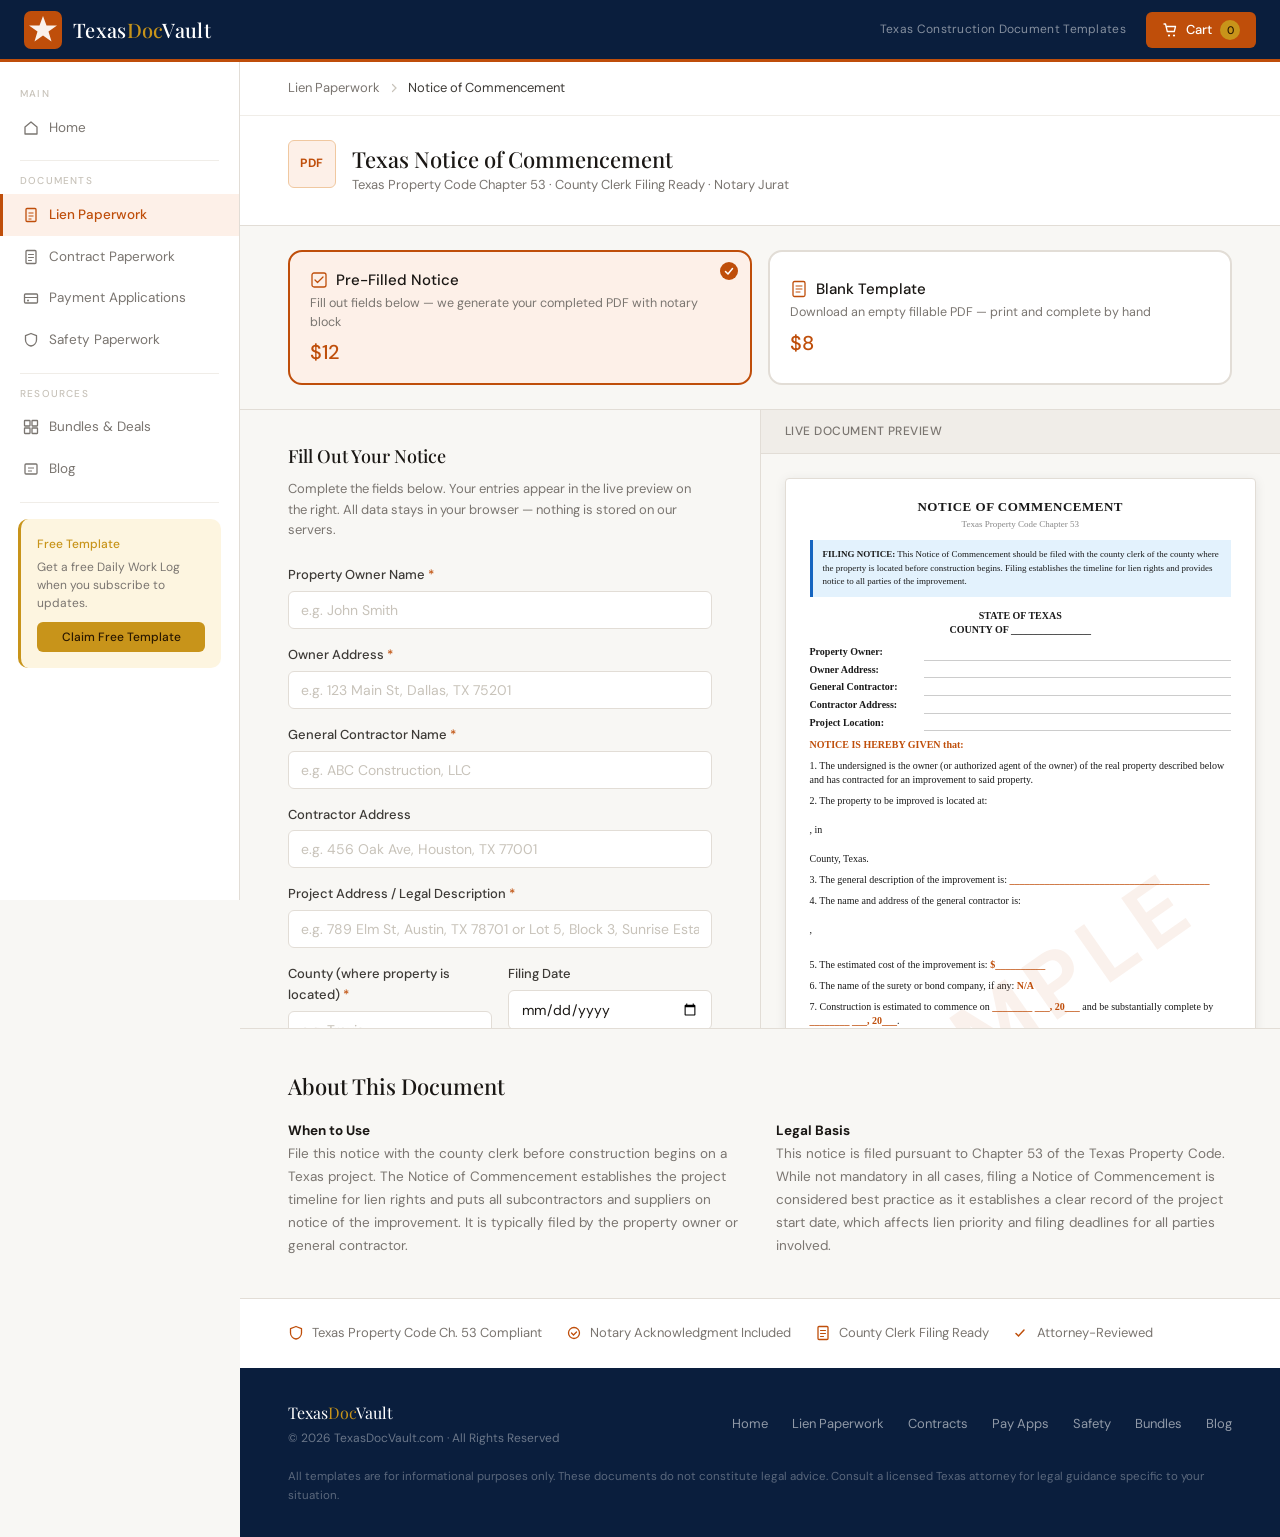
<file: notice-of-commencement.html>
<!DOCTYPE html>
<html lang="en">
<head>
  <meta charset="UTF-8"/>
  <meta name="viewport" content="width=device-width, initial-scale=1.0"/>
  <title>Notice of Commencement | TexasDocVault</title>
  <meta name="description" content="Texas Notice of Commencement for filing with the county clerk to establish lien priority on a construction project. Compliant with Texas Property Code Chapter 53. Includes notary jurat."/>
  <meta name="keywords" content="notice of commencement Texas, Texas Property Code Chapter 53, construction notice filing, county clerk filing Texas, lien priority notice"/>
  <link rel="canonical" href="https://texasdocvault.com/notice-of-commencement.html"/>
  <link rel="stylesheet" href="css/styles.css"/>
</head>
<body>

<div class="site-layout">
  <div id="site-header"></div>
  <div id="site-sidebar"></div>

  <div class="site-body">
    <main class="main-content">

      <!-- BREADCRUMB -->
      <div class="pdp-breadcrumb">
        <a href="lien.html">Lien Paperwork</a>
        <svg width="12" height="12" viewBox="0 0 12 12" fill="none"><path d="M4.5 2.5L8 6l-3.5 3.5" stroke="currentColor" stroke-width="1.2" stroke-linecap="round"/></svg>
        <span>Notice of Commencement</span>
      </div>

      <!-- PRODUCT HEADER -->
      <div class="pdp-header">
        <div class="pdp-header-left">
          <div class="product-icon icon-pdf" style="width:48px;height:48px;font-size:12px">PDF</div>
          <div>
            <h1 class="pdp-title">Texas Notice of Commencement</h1>
            <p class="pdp-subtitle">Texas Property Code Chapter 53 &middot; County Clerk Filing Ready &middot; Notary Jurat</p>
          </div>
        </div>
      </div>

      <!-- PURCHASE OPTIONS -->
      <div class="pdp-options">
        <button class="pdp-option active" data-option="prefilled" onclick="selectOption('prefilled')">
          <div class="pdp-option-label">
            <svg width="18" height="18" viewBox="0 0 18 18" fill="none"><rect x="2" y="2" width="14" height="14" rx="2" stroke="currentColor" stroke-width="1.3"/><path d="M5 9l2.5 2.5L13 6" stroke="currentColor" stroke-width="1.3" stroke-linecap="round" stroke-linejoin="round"/></svg>
            Pre-Filled Notice
          </div>
          <div class="pdp-option-desc">Fill out fields below — we generate your completed PDF with notary block</div>
          <div class="pdp-option-price">$12</div>
        </button>
        <button class="pdp-option" data-option="blank" onclick="selectOption('blank')">
          <div class="pdp-option-label">
            <svg width="18" height="18" viewBox="0 0 18 18" fill="none"><rect x="3" y="1.5" width="12" height="15" rx="1.5" stroke="currentColor" stroke-width="1.3"/><path d="M6 6h6M6 9h6M6 12h4" stroke="currentColor" stroke-width="1" stroke-linecap="round"/></svg>
            Blank Template
          </div>
          <div class="pdp-option-desc">Download an empty fillable PDF — print and complete by hand</div>
          <div class="pdp-option-price">$8</div>
        </button>
      </div>

      <!-- MAIN CONTENT AREA -->
      <div class="pdp-body">

        <!-- LEFT: FORM -->
        <div class="pdp-form-col" id="form-col">
          <div class="pdp-form-panel">
            <h2 class="pdp-form-heading">Fill Out Your Notice</h2>
            <p class="pdp-form-note">Complete the fields below. Your entries appear in the live preview on the right. All data stays in your browser — nothing is stored on our servers.</p>

            <div class="pdp-field-group">
              <label class="pdp-label">Property Owner Name <span class="pdp-req">*</span></label>
              <input type="text" class="pdp-input" id="f-owner" placeholder="e.g. John Smith" oninput="updatePreview()"/>
            </div>

            <div class="pdp-field-group">
              <label class="pdp-label">Owner Address <span class="pdp-req">*</span></label>
              <input type="text" class="pdp-input" id="f-owner-address" placeholder="e.g. 123 Main St, Dallas, TX 75201" oninput="updatePreview()"/>
            </div>

            <div class="pdp-field-group">
              <label class="pdp-label">General Contractor Name <span class="pdp-req">*</span></label>
              <input type="text" class="pdp-input" id="f-contractor" placeholder="e.g. ABC Construction, LLC" oninput="updatePreview()"/>
            </div>

            <div class="pdp-field-group">
              <label class="pdp-label">Contractor Address</label>
              <input type="text" class="pdp-input" id="f-contractor-address" placeholder="e.g. 456 Oak Ave, Houston, TX 77001" oninput="updatePreview()"/>
            </div>

            <div class="pdp-field-group">
              <label class="pdp-label">Project Address / Legal Description <span class="pdp-req">*</span></label>
              <input type="text" class="pdp-input" id="f-project" placeholder="e.g. 789 Elm St, Austin, TX 78701 or Lot 5, Block 3, Sunrise Estates" oninput="updatePreview()"/>
            </div>

            <div class="pdp-field-row">
              <div class="pdp-field-group" style="flex:1">
                <label class="pdp-label">County (where property is located) <span class="pdp-req">*</span></label>
                <input type="text" class="pdp-input" id="f-county" placeholder="e.g. Travis" oninput="updatePreview()"/>
              </div>
              <div class="pdp-field-group" style="flex:1">
                <label class="pdp-label">Filing Date</label>
                <input type="date" class="pdp-input" id="f-filing-date" oninput="updatePreview()"/>
              </div>
            </div>

            <div class="pdp-field-group">
              <label class="pdp-label">Description of Improvement <span class="pdp-req">*</span></label>
              <textarea class="pdp-input pdp-textarea" id="f-description" placeholder="e.g. New construction of a single-family residence, approx. 2,500 sq ft" oninput="updatePreview()"></textarea>
            </div>

            <div class="pdp-field-row">
              <div class="pdp-field-group" style="flex:1">
                <label class="pdp-label">Contract Amount</label>
                <div class="pdp-input-prefix-wrap">
                  <span class="pdp-input-prefix">$</span>
                  <input type="text" class="pdp-input pdp-input-with-prefix" id="f-amount" placeholder="0.00" oninput="formatAmount(this); updatePreview()"/>
                </div>
              </div>
              <div class="pdp-field-group" style="flex:1">
                <label class="pdp-label">Surety / Bond Company (if any)</label>
                <input type="text" class="pdp-input" id="f-surety" placeholder="e.g. Great American Insurance" oninput="updatePreview()"/>
              </div>
            </div>

            <div class="pdp-field-row">
              <div class="pdp-field-group" style="flex:1">
                <label class="pdp-label">Estimated Start Date</label>
                <input type="date" class="pdp-input" id="f-start-date" oninput="updatePreview()"/>
              </div>
              <div class="pdp-field-group" style="flex:1">
                <label class="pdp-label">Estimated Completion Date</label>
                <input type="date" class="pdp-input" id="f-end-date" oninput="updatePreview()"/>
              </div>
            </div>

            <div class="pdp-form-actions">
              <button class="btn btn-primary pdp-add-btn" onclick="addPrefilledToCart()">
                <svg width="16" height="16" viewBox="0 0 16 16" fill="none"><path d="M2 2h1.5l1.8 7.5h7l1.2-5H4.5" stroke="white" stroke-width="1.3" stroke-linecap="round" stroke-linejoin="round"/><circle cx="7" cy="13.5" r="1.1" fill="white"/><circle cx="12" cy="13.5" r="1.1" fill="white"/></svg>
                Add Pre-Filled Notice to Cart — $12
              </button>
            </div>
          </div>
        </div>

        <!-- LEFT (BLANK): Simple info panel -->
        <div class="pdp-form-col pdp-blank-panel" id="blank-col" style="display:none">
          <div class="pdp-form-panel">
            <h2 class="pdp-form-heading">Blank Template</h2>
            <p class="pdp-form-note" style="margin-bottom:1.25rem">Download a blank Notice of Commencement. All fields are left empty for you to fill in by hand or with a PDF editor.</p>

            <div class="pdp-blank-features">
              <div class="pdp-blank-feature">
                <svg width="16" height="16" viewBox="0 0 16 16" fill="none"><path d="M3 8.5l2.5 2.5L11 5" stroke="#1d7a3a" stroke-width="1.5" stroke-linecap="round"/></svg>
                Texas Property Code Ch. 53 compliant
              </div>
              <div class="pdp-blank-feature">
                <svg width="16" height="16" viewBox="0 0 16 16" fill="none"><path d="M3 8.5l2.5 2.5L11 5" stroke="#1d7a3a" stroke-width="1.5" stroke-linecap="round"/></svg>
                Notary acknowledgment block included
              </div>
              <div class="pdp-blank-feature">
                <svg width="16" height="16" viewBox="0 0 16 16" fill="none"><path d="M3 8.5l2.5 2.5L11 5" stroke="#1d7a3a" stroke-width="1.5" stroke-linecap="round"/></svg>
                Fillable fields for handwritten or digital entry
              </div>
              <div class="pdp-blank-feature">
                <svg width="16" height="16" viewBox="0 0 16 16" fill="none"><path d="M3 8.5l2.5 2.5L11 5" stroke="#1d7a3a" stroke-width="1.5" stroke-linecap="round"/></svg>
                Print-ready letter-size format
              </div>
              <div class="pdp-blank-feature">
                <svg width="16" height="16" viewBox="0 0 16 16" fill="none"><path d="M3 8.5l2.5 2.5L11 5" stroke="#1d7a3a" stroke-width="1.5" stroke-linecap="round"/></svg>
                Reusable — use on unlimited projects
              </div>
            </div>

            <div class="pdp-form-actions">
              <button class="btn btn-primary pdp-add-btn" onclick="addBlankToCart()">
                <svg width="16" height="16" viewBox="0 0 16 16" fill="none"><path d="M2 2h1.5l1.8 7.5h7l1.2-5H4.5" stroke="white" stroke-width="1.3" stroke-linecap="round" stroke-linejoin="round"/><circle cx="7" cy="13.5" r="1.1" fill="white"/><circle cx="12" cy="13.5" r="1.1" fill="white"/></svg>
                Add Blank Template to Cart — $8
              </button>
            </div>
          </div>
        </div>

        <!-- RIGHT: LIVE PREVIEW -->
        <div class="pdp-preview-col">
          <div class="pdp-preview-bar">
            <span>Live Document Preview</span>
          </div>
          <div class="pdp-preview" id="doc-preview">
            <!-- Document rendered here by JS -->
          </div>
        </div>

      </div>

      <!-- INFO SECTION -->
      <section class="section" style="border-top:1px solid var(--gray-200)">
        <h2 class="section-title" style="margin-bottom:1rem">About This Document</h2>
        <div style="display:grid;grid-template-columns:1fr 1fr;gap:2rem;font-size:13.5px;color:var(--gray-500);line-height:1.7">
          <div>
            <strong style="color:var(--gray-900)">When to Use</strong><br/>
            File this notice with the county clerk before construction begins on a Texas project. The Notice of Commencement establishes the project timeline for lien rights and puts all subcontractors and suppliers on notice of the improvement. It is typically filed by the property owner or general contractor.
          </div>
          <div>
            <strong style="color:var(--gray-900)">Legal Basis</strong><br/>
            This notice is filed pursuant to Chapter 53 of the Texas Property Code. While not mandatory in all cases, filing a Notice of Commencement is considered best practice as it establishes a clear record of the project start date, which affects lien priority and filing deadlines for all parties involved.
          </div>
        </div>
      </section>

      <!-- TRUST BAR -->
      <div class="trust-bar">
        <div class="trust-item">
          <svg width="16" height="16" viewBox="0 0 16 16" fill="none"><path d="M8 1.5l5.5 2.2V8c0 3.2-2.8 5.5-5.5 6-2.7-.5-5.5-2.8-5.5-6V3.7L8 1.5z" stroke="currentColor" stroke-width="1.3" stroke-linejoin="round"/></svg>
          Texas Property Code Ch. 53 Compliant
        </div>
        <div class="trust-item">
          <svg width="16" height="16" viewBox="0 0 16 16" fill="none"><circle cx="8" cy="8" r="5.5" stroke="currentColor" stroke-width="1.3"/><path d="M5.5 8l2 2 3-3" stroke="currentColor" stroke-width="1.3" stroke-linecap="round"/></svg>
          Notary Acknowledgment Included
        </div>
        <div class="trust-item">
          <svg width="16" height="16" viewBox="0 0 16 16" fill="none"><rect x="3" y="1.5" width="10" height="13" rx="1" stroke="currentColor" stroke-width="1.3"/><path d="M5.5 5.5h5M5.5 8.5h5M5.5 11.5h3" stroke="currentColor" stroke-width="1" stroke-linecap="round"/></svg>
          County Clerk Filing Ready
        </div>
        <div class="trust-item">
          <svg width="16" height="16" viewBox="0 0 16 16" fill="none"><path d="M3 8.5l2.5 2.5L11 5" stroke="currentColor" stroke-width="1.5" stroke-linecap="round"/></svg>
          Attorney-Reviewed
        </div>
      </div>

    </main>
  </div>

  <div id="site-footer"></div>
</div>

<div id="cart-overlay-slot"></div>
<div id="toast-slot"></div>

<script src="js/data.js"></script>
<script src="js/components.js"></script>
<script>
  initPage('lien');

  /* ── Option Toggle ─────────────────────────────── */
  function selectOption(opt) {
    document.querySelectorAll('.pdp-option').forEach(el => el.classList.remove('active'));
    document.querySelector(`.pdp-option[data-option="${opt}"]`).classList.add('active');
    document.getElementById('form-col').style.display = opt === 'prefilled' ? '' : 'none';
    document.getElementById('blank-col').style.display = opt === 'blank' ? '' : 'none';
  }

  /* ── Amount Formatting ─────────────────────────── */
  function formatAmount(el) {
    let v = el.value.replace(/[^0-9.]/g, '');
    const parts = v.split('.');
    if (parts.length > 2) v = parts[0] + '.' + parts.slice(1).join('');
    el.value = v;
  }

  /* ── Add to Cart ───────────────────────────────── */
  function addPrefilledToCart() {
    const owner       = document.getElementById('f-owner').value.trim();
    const ownerAddr   = document.getElementById('f-owner-address').value.trim();
    const contractor  = document.getElementById('f-contractor').value.trim();
    const project     = document.getElementById('f-project').value.trim();
    const county      = document.getElementById('f-county').value.trim();
    const description = document.getElementById('f-description').value.trim();

    if (!owner || !ownerAddr || !contractor || !project || !county || !description) {
      showToast('Please fill out all required fields before adding to cart.');
      return;
    }

    // Store form data in localStorage for later retrieval
    const formData = {
      owner,
      ownerAddress: ownerAddr,
      contractor,
      contractorAddress: document.getElementById('f-contractor-address').value.trim(),
      project,
      county,
      description,
      amount: document.getElementById('f-amount').value.trim(),
      surety: document.getElementById('f-surety').value.trim(),
      startDate: document.getElementById('f-start-date').value,
      endDate: document.getElementById('f-end-date').value,
      filingDate: document.getElementById('f-filing-date').value,
    };
    localStorage.setItem('tdv_prefill_lw8', JSON.stringify(formData));

    addToCart('lw-8-prefilled', 'Notice of Commencement (Pre-Filled)', 12);
  }

  function addBlankToCart() {
    addToCart('lw-8-blank', 'Notice of Commencement (Blank Template)', 8);
  }

  /* ── Live Preview ──────────────────────────────── */
  function val(id) { return document.getElementById(id) ? document.getElementById(id).value : ''; }
  function blank(str) { return str ? str : '<span class="prev-blank"></span>'; }
  function blankLine(str) { return str ? str : '&nbsp;'; }
  function blankShort(str) { return str ? str : '________________'; }
  function blankDate(str) {
    if (!str) return '________ ___, 20___';
    const d = new Date(str + 'T00:00:00');
    return d.toLocaleDateString('en-US', { month: 'long', day: 'numeric', year: 'numeric' });
  }

  function updatePreview() {
    const owner       = val('f-owner');
    const ownerAddr   = val('f-owner-address');
    const contractor  = val('f-contractor');
    const contrAddr   = val('f-contractor-address');
    const project     = val('f-project');
    const county      = val('f-county');
    const description = val('f-description');
    const amount      = val('f-amount');
    const surety      = val('f-surety');
    const startDate   = val('f-start-date');
    const endDate     = val('f-end-date');
    const filingDate  = val('f-filing-date');

    const amountDisplay = amount ? `$${Number(amount).toLocaleString('en-US', {minimumFractionDigits: 2, maximumFractionDigits: 2})}` : '$__________';

    document.getElementById('doc-preview').innerHTML = `
      <div class="prev-doc">
        <div class="prev-header">NOTICE OF COMMENCEMENT</div>
        <div class="prev-statute">Texas Property Code Chapter 53</div>

        <div style="background:#e3f2fd;border-left:3px solid #1565c0;padding:8px 10px;font-size:9px;color:#1a1a1a;margin-bottom:12px;line-height:1.5">
          <strong>FILING NOTICE:</strong> This Notice of Commencement should be filed with the county clerk of the county where the property is located before construction begins. Filing establishes the timeline for lien rights and provides notice to all parties of the improvement.
        </div>

        <div class="prev-body">
          <div style="text-align:center;font-size:10px;margin-bottom:8px">
            <div><strong>STATE OF TEXAS</strong></div>
            <div><strong>COUNTY OF ${county ? county.toUpperCase() : '________________'}</strong></div>
          </div>

          <div class="prev-field-row">
            <span class="prev-label">Property Owner:</span>
            <span class="prev-value">${blankLine(owner)}</span>
          </div>
          <div class="prev-field-row">
            <span class="prev-label">Owner Address:</span>
            <span class="prev-value">${blankLine(ownerAddr)}</span>
          </div>
          <div class="prev-field-row">
            <span class="prev-label">General Contractor:</span>
            <span class="prev-value">${blankLine(contractor)}</span>
          </div>
          <div class="prev-field-row">
            <span class="prev-label">Contractor Address:</span>
            <span class="prev-value">${blankLine(contrAddr)}</span>
          </div>
          <div class="prev-field-row">
            <span class="prev-label">Project Location:</span>
            <span class="prev-value">${blankLine(project)}</span>
          </div>

          <div class="prev-paragraph"><strong>NOTICE IS HEREBY GIVEN that:</strong></div>

          <div class="prev-paragraph">1. The undersigned is the owner (or authorized agent of the owner) of the real property described below and has contracted for an improvement to said property.</div>

          <div class="prev-paragraph">2. The property to be improved is located at: <strong>${blank(project)}</strong>, in <strong>${blank(county)}</strong> County, Texas.</div>

          <div class="prev-paragraph">3. The general description of the improvement is: <strong>${description || '________________________________________'}</strong></div>

          <div class="prev-paragraph">4. The name and address of the general contractor is: <strong>${blank(contractor)}</strong>, <strong>${blank(contrAddr)}</strong></div>

          <div class="prev-paragraph">5. The estimated cost of the improvement is: <strong>${amountDisplay}</strong></div>

          <div class="prev-paragraph">6. The name of the surety or bond company, if any: <strong>${surety ? surety : 'N/A'}</strong></div>

          <div class="prev-paragraph">7. Construction is estimated to commence on <strong>${blankDate(startDate)}</strong> and be substantially complete by <strong>${blankDate(endDate)}</strong>.</div>

          <div class="prev-paragraph">This Notice of Commencement is filed pursuant to Chapter 53 of the Texas Property Code for the purpose of providing notice of the improvement and establishing the timeline for all liens against the above-described property.</div>

          <div class="prev-sig-section">
            <div class="prev-sig-block">
              <div class="prev-sig-label">PROPERTY OWNER / AUTHORIZED AGENT</div>
              <div class="prev-sig-name">${blankLine(owner)}</div>
              <div class="prev-sig-line">
                <div>By: <span style="display:inline-block;width:260px;border-bottom:1px solid #ccc">&nbsp;</span></div>
                <div>Title: <span style="display:inline-block;width:248px;border-bottom:1px solid #ccc">&nbsp;</span></div>
                <div>Date: ${blankDate(filingDate)}</div>
              </div>
            </div>
          </div>

          <div class="prev-notary">
            <div class="prev-notary-title">NOTARY ACKNOWLEDGMENT</div>
            <div class="prev-notary-body">
              <div>STATE OF TEXAS</div>
              <div>COUNTY OF ${county ? county.toUpperCase() : '________________'}</div>
              <div style="margin-top:.3rem">
                Before me, the undersigned notary public, on this day personally appeared
                <strong>${blank(owner) || '________________________________'}</strong>,
                known to me (or proved to me on the basis of satisfactory evidence) to be the person
                whose name is subscribed to the within instrument and acknowledged to me that he/she
                executed the same for the purposes and consideration therein expressed.
              </div>
              <div style="margin-top:.3rem">Given under my hand and seal of office this ${blankDate(filingDate)}.</div>
              <div class="prev-notary-sig">
                <div><span style="display:inline-block;width:260px;border-bottom:1px solid #ccc">&nbsp;</span></div>
                <div>Notary Public, State of Texas</div>
                <div>My Commission Expires: <span style="display:inline-block;width:140px;border-bottom:1px solid #ccc">&nbsp;</span></div>
              </div>
              <div class="prev-notary-seal">[NOTARY SEAL]</div>
            </div>
          </div>
        </div>
        <div class="prev-doc-footer">texasdocvault.com</div>
      </div>
    `;
  }

  // Initial render
  updatePreview();
</script>
</body>
</html>
</file>
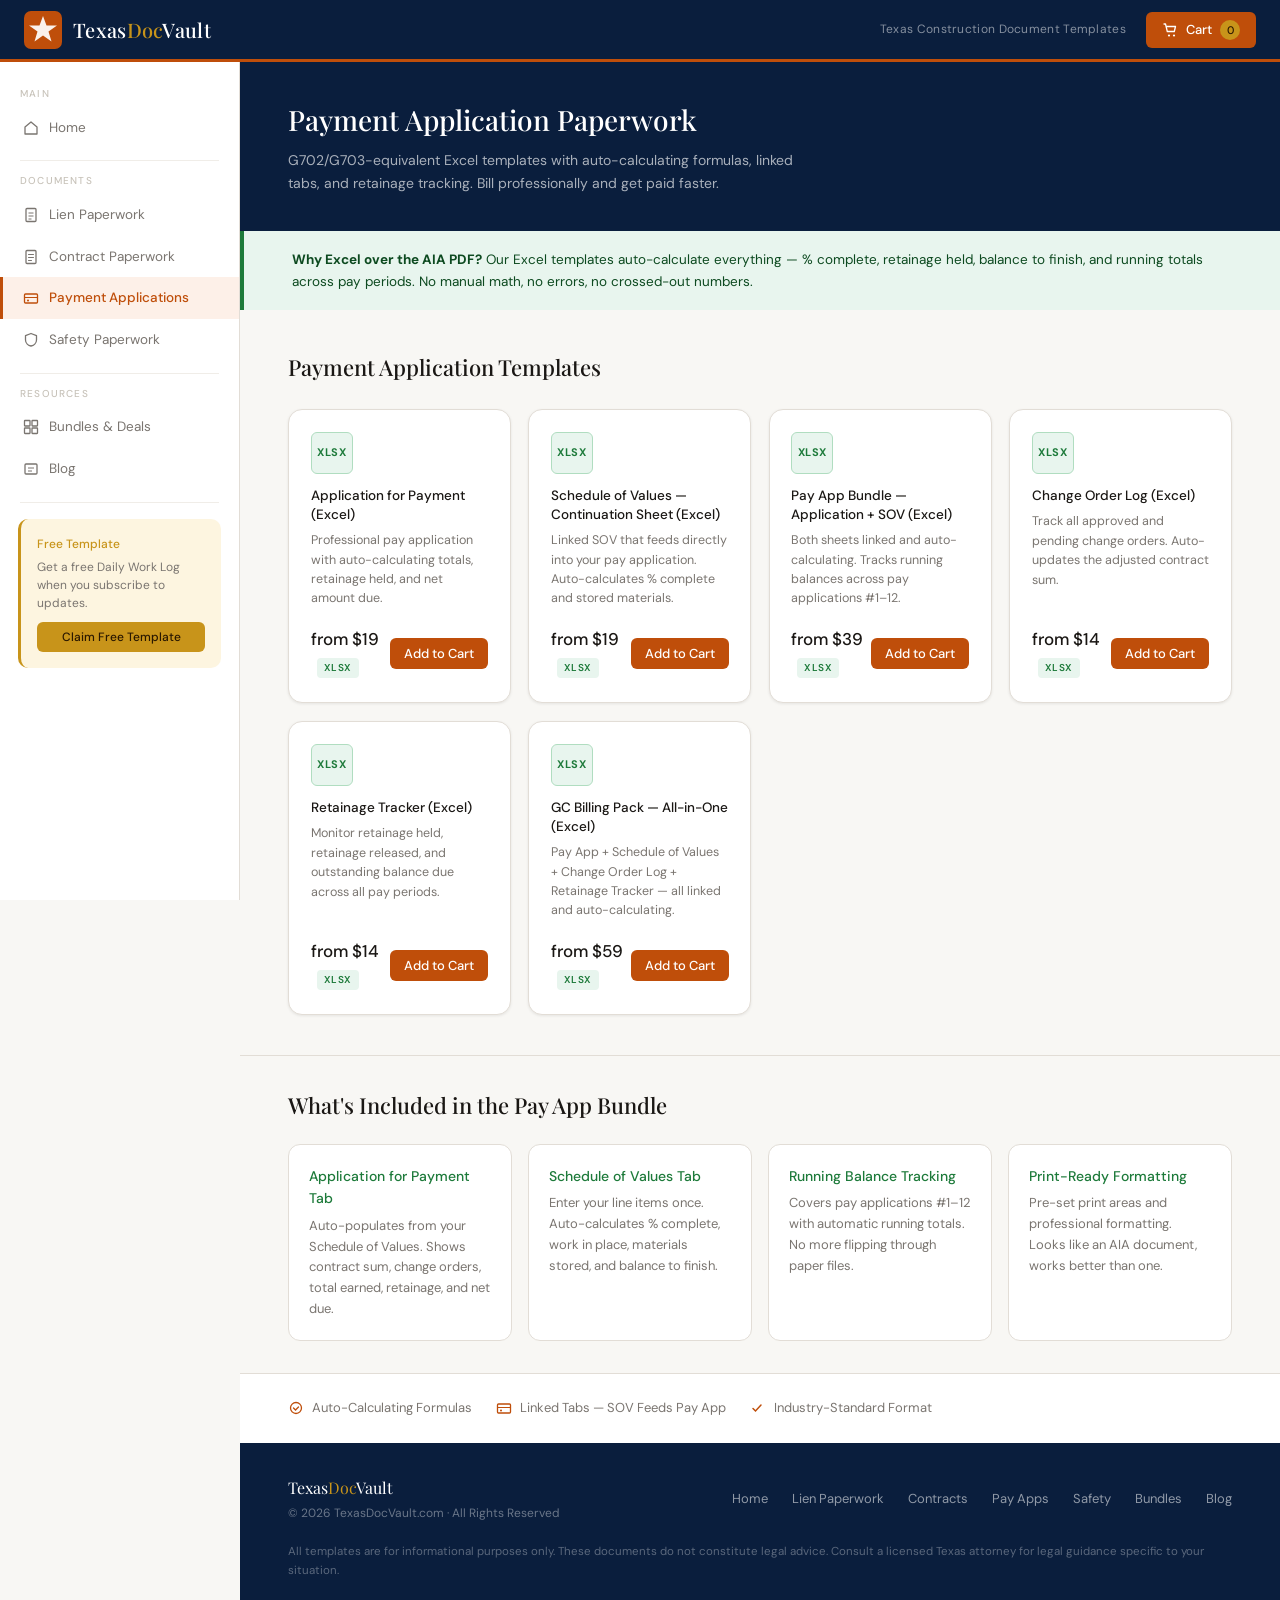
<file: payment.html>
<!DOCTYPE html>
<html lang="en">
<head>
  <meta charset="UTF-8"/>
  <meta name="viewport" content="width=device-width, initial-scale=1.0"/>
  <title>Construction Pay App Templates — Excel Application for Payment | TexasDocVault</title>
  <meta name="description" content="AIA G702/G703-equivalent Excel pay application templates for Texas contractors. Auto-calculating schedule of values, retainage tracker, and change order log. Instant download."/>
  <meta name="keywords" content="construction pay application Excel, AIA G702 Excel template, schedule of values Excel, application for payment template Texas, G703 continuation sheet Excel"/>
  <link rel="canonical" href="https://texasdocvault.com/payment.html"/>
  <link rel="stylesheet" href="css/styles.css"/>
</head>
<body>

<div class="site-layout">
  <div id="site-header"></div>
  <div id="site-sidebar"></div>

  <div class="site-body">
    <main class="main-content">

      <div class="cat-hero">
        <h1>Payment Application Paperwork</h1>
        <p>G702/G703-equivalent Excel templates with auto-calculating formulas, linked tabs, and retainage tracking. Bill professionally and get paid faster.</p>
      </div>

      <div style="background:#e8f5ee;border-left:4px solid #1d7a3a;padding:1.1rem 3rem;font-size:13.5px;color:#0d4a20;line-height:1.6">
        <strong>Why Excel over the AIA PDF?</strong> Our Excel templates auto-calculate everything — % complete, retainage held, balance to finish, and running totals across pay periods. No manual math, no errors, no crossed-out numbers.
      </div>

      <section class="section">
        <div class="section-header">
          <h2 class="section-title">Payment Application Templates</h2>
        </div>
        <div class="product-grid" id="payment-grid"></div>
      </section>

      <!-- FEATURES -->
      <section class="section" style="background:#f8f7f4;border-top:1px solid #e2ddd6;padding-top:2rem;padding-bottom:2rem">
        <h2 class="section-title" style="margin-bottom:1.25rem">What's Included in the Pay App Bundle</h2>
        <div style="display:grid;grid-template-columns:repeat(auto-fill,minmax(220px,1fr));gap:1rem">
          <div style="background:#fff;border:1px solid #e2ddd6;border-radius:12px;padding:1.25rem">
            <div style="font-weight:500;color:#1d7a3a;margin-bottom:.4rem;font-size:14px">Application for Payment Tab</div>
            <div style="font-size:13px;color:#7a7570;line-height:1.6">Auto-populates from your Schedule of Values. Shows contract sum, change orders, total earned, retainage, and net due.</div>
          </div>
          <div style="background:#fff;border:1px solid #e2ddd6;border-radius:12px;padding:1.25rem">
            <div style="font-weight:500;color:#1d7a3a;margin-bottom:.4rem;font-size:14px">Schedule of Values Tab</div>
            <div style="font-size:13px;color:#7a7570;line-height:1.6">Enter your line items once. Auto-calculates % complete, work in place, materials stored, and balance to finish.</div>
          </div>
          <div style="background:#fff;border:1px solid #e2ddd6;border-radius:12px;padding:1.25rem">
            <div style="font-weight:500;color:#1d7a3a;margin-bottom:.4rem;font-size:14px">Running Balance Tracking</div>
            <div style="font-size:13px;color:#7a7570;line-height:1.6">Covers pay applications #1–12 with automatic running totals. No more flipping through paper files.</div>
          </div>
          <div style="background:#fff;border:1px solid #e2ddd6;border-radius:12px;padding:1.25rem">
            <div style="font-weight:500;color:#1d7a3a;margin-bottom:.4rem;font-size:14px">Print-Ready Formatting</div>
            <div style="font-size:13px;color:#7a7570;line-height:1.6">Pre-set print areas and professional formatting. Looks like an AIA document, works better than one.</div>
          </div>
        </div>
      </section>

      <div class="trust-bar">
        <div class="trust-item">
          <svg width="16" height="16" viewBox="0 0 16 16" fill="none"><circle cx="8" cy="8" r="5.5" stroke="currentColor" stroke-width="1.3"/><path d="M5.5 8l2 2 3-3" stroke="currentColor" stroke-width="1.3" stroke-linecap="round"/></svg>
          Auto-Calculating Formulas
        </div>
        <div class="trust-item">
          <svg width="16" height="16" viewBox="0 0 16 16" fill="none"><rect x="1.5" y="4" width="13" height="9" rx="1" stroke="currentColor" stroke-width="1.3"/><line x1="1.5" y1="7.5" x2="14.5" y2="7.5" stroke="currentColor" stroke-width="1"/><circle cx="5" cy="10.5" r="1" fill="currentColor"/></svg>
          Linked Tabs — SOV Feeds Pay App
        </div>
        <div class="trust-item">
          <svg width="16" height="16" viewBox="0 0 16 16" fill="none"><path d="M3 8.5l2.5 2.5L11 5" stroke="currentColor" stroke-width="1.5" stroke-linecap="round"/></svg>
          Industry-Standard Format
        </div>
      </div>

    </main>
  </div>

  <div id="site-footer"></div>
</div>

<div id="cart-overlay-slot"></div>
<div id="toast-slot"></div>

<script src="js/data.js"></script>
<script src="js/components.js"></script>
<script>
  initPage('payment');
  document.getElementById('payment-grid').innerHTML = PRODUCTS.payment.map(productCardHTML).join('');
</script>
</body>
</html>
</file>
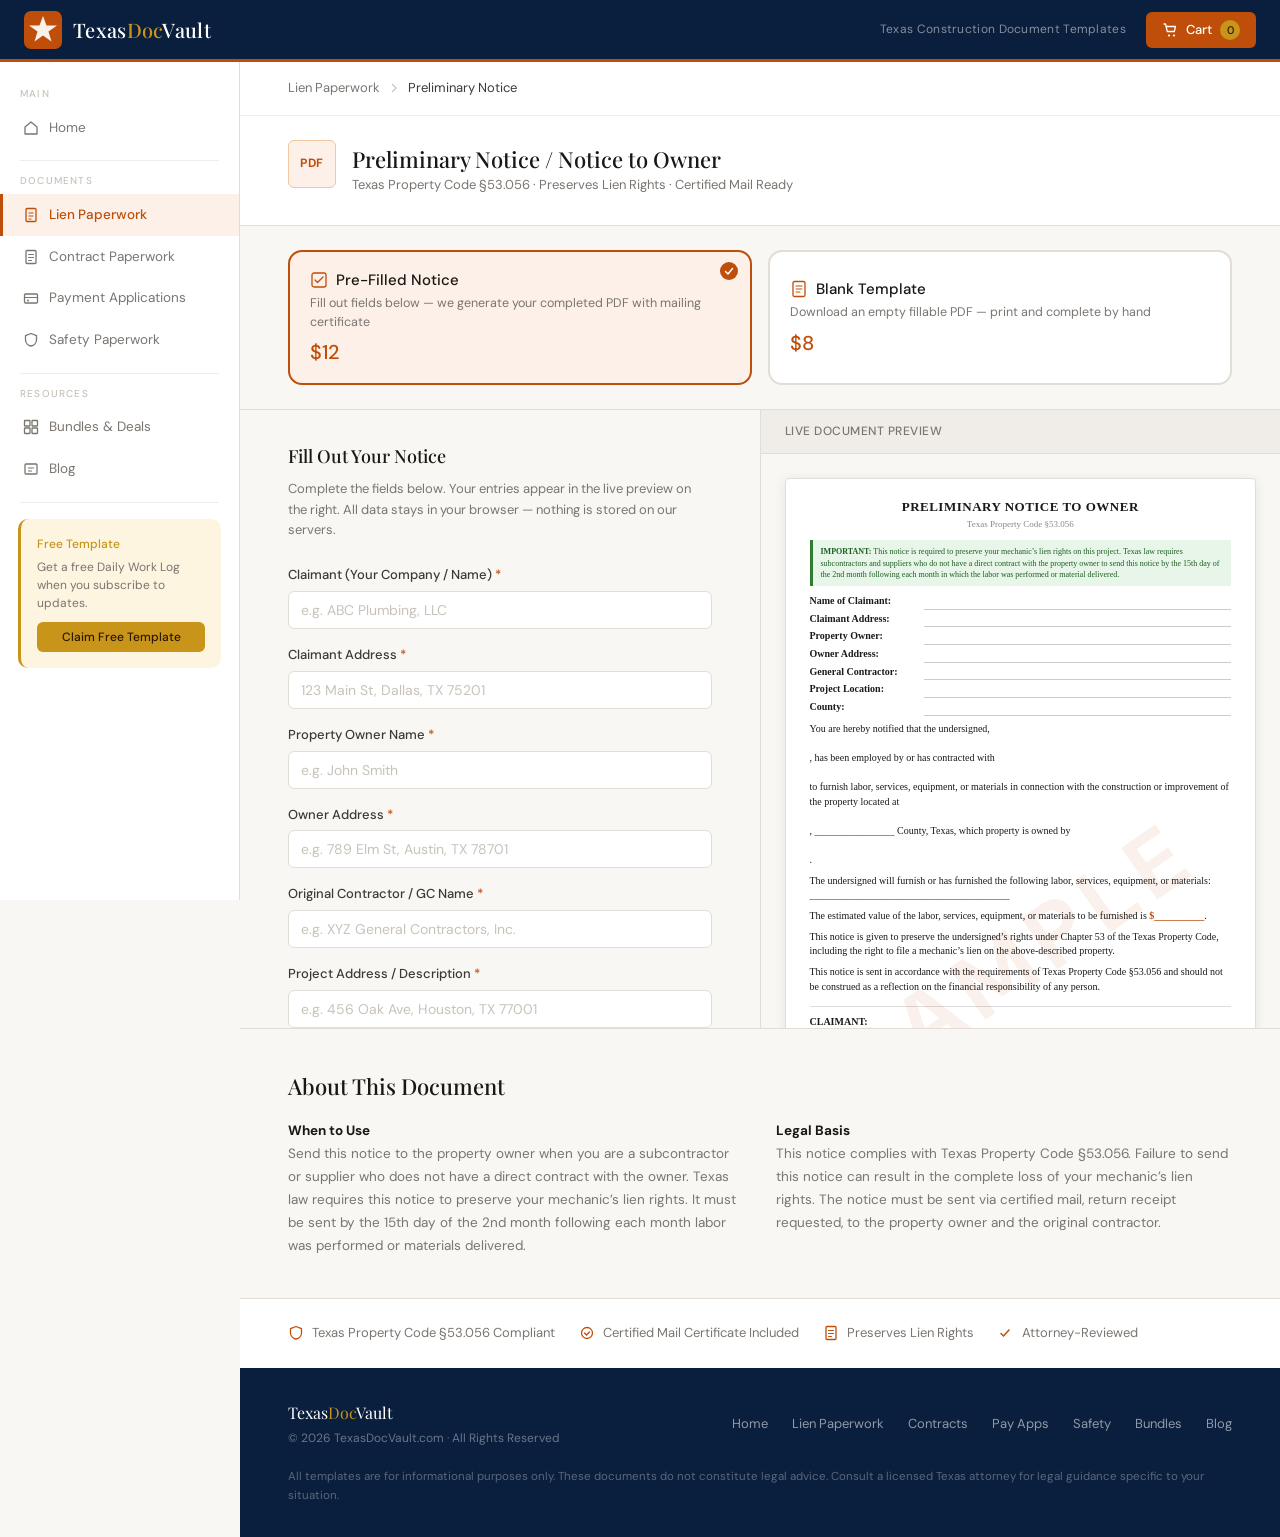
<file: preliminary-notice.html>
<!DOCTYPE html>
<html lang="en">
<head>
  <meta charset="UTF-8"/>
  <meta name="viewport" content="width=device-width, initial-scale=1.0"/>
  <title>Preliminary Notice / Notice to Owner | TexasDocVault</title>
  <meta name="description" content="Texas Preliminary Notice to Owner. Preserve your mechanic's lien rights by sending notice to the property owner. Compliant with Texas Property Code §53.056. Certified mail ready."/>
  <meta name="keywords" content="preliminary notice Texas, notice to owner Texas, Texas Property Code 53.056, mechanic lien notice, subcontractor notice to owner"/>
  <link rel="canonical" href="https://texasdocvault.com/preliminary-notice.html"/>
  <link rel="stylesheet" href="css/styles.css"/>
</head>
<body>

<div class="site-layout">
  <div id="site-header"></div>
  <div id="site-sidebar"></div>

  <div class="site-body">
    <main class="main-content">

      <!-- BREADCRUMB -->
      <div class="pdp-breadcrumb">
        <a href="lien.html">Lien Paperwork</a>
        <svg width="12" height="12" viewBox="0 0 12 12" fill="none"><path d="M4.5 2.5L8 6l-3.5 3.5" stroke="currentColor" stroke-width="1.2" stroke-linecap="round"/></svg>
        <span>Preliminary Notice</span>
      </div>

      <!-- PRODUCT HEADER -->
      <div class="pdp-header">
        <div class="pdp-header-left">
          <div class="product-icon icon-pdf" style="width:48px;height:48px;font-size:12px">PDF</div>
          <div>
            <h1 class="pdp-title">Preliminary Notice / Notice to Owner</h1>
            <p class="pdp-subtitle">Texas Property Code §53.056 &middot; Preserves Lien Rights &middot; Certified Mail Ready</p>
          </div>
        </div>
      </div>

      <!-- PURCHASE OPTIONS -->
      <div class="pdp-options">
        <button class="pdp-option active" data-option="prefilled" onclick="selectOption('prefilled')">
          <div class="pdp-option-label">
            <svg width="18" height="18" viewBox="0 0 18 18" fill="none"><rect x="2" y="2" width="14" height="14" rx="2" stroke="currentColor" stroke-width="1.3"/><path d="M5 9l2.5 2.5L13 6" stroke="currentColor" stroke-width="1.3" stroke-linecap="round" stroke-linejoin="round"/></svg>
            Pre-Filled Notice
          </div>
          <div class="pdp-option-desc">Fill out fields below — we generate your completed PDF with mailing certificate</div>
          <div class="pdp-option-price">$12</div>
        </button>
        <button class="pdp-option" data-option="blank" onclick="selectOption('blank')">
          <div class="pdp-option-label">
            <svg width="18" height="18" viewBox="0 0 18 18" fill="none"><rect x="3" y="1.5" width="12" height="15" rx="1.5" stroke="currentColor" stroke-width="1.3"/><path d="M6 6h6M6 9h6M6 12h4" stroke="currentColor" stroke-width="1" stroke-linecap="round"/></svg>
            Blank Template
          </div>
          <div class="pdp-option-desc">Download an empty fillable PDF — print and complete by hand</div>
          <div class="pdp-option-price">$8</div>
        </button>
      </div>

      <!-- MAIN CONTENT AREA -->
      <div class="pdp-body">

        <!-- LEFT: FORM -->
        <div class="pdp-form-col" id="form-col">
          <div class="pdp-form-panel">
            <h2 class="pdp-form-heading">Fill Out Your Notice</h2>
            <p class="pdp-form-note">Complete the fields below. Your entries appear in the live preview on the right. All data stays in your browser — nothing is stored on our servers.</p>

            <div class="pdp-field-group">
              <label class="pdp-label">Claimant (Your Company / Name) <span class="pdp-req">*</span></label>
              <input type="text" class="pdp-input" id="f-claimant" placeholder="e.g. ABC Plumbing, LLC" oninput="updatePreview()"/>
            </div>

            <div class="pdp-field-group">
              <label class="pdp-label">Claimant Address <span class="pdp-req">*</span></label>
              <input type="text" class="pdp-input" id="f-claimant-address" placeholder="123 Main St, Dallas, TX 75201" oninput="updatePreview()"/>
            </div>

            <div class="pdp-field-group">
              <label class="pdp-label">Property Owner Name <span class="pdp-req">*</span></label>
              <input type="text" class="pdp-input" id="f-owner" placeholder="e.g. John Smith" oninput="updatePreview()"/>
            </div>

            <div class="pdp-field-group">
              <label class="pdp-label">Owner Address <span class="pdp-req">*</span></label>
              <input type="text" class="pdp-input" id="f-owner-address" placeholder="e.g. 789 Elm St, Austin, TX 78701" oninput="updatePreview()"/>
            </div>

            <div class="pdp-field-group">
              <label class="pdp-label">Original Contractor / GC Name <span class="pdp-req">*</span></label>
              <input type="text" class="pdp-input" id="f-contractor" placeholder="e.g. XYZ General Contractors, Inc." oninput="updatePreview()"/>
            </div>

            <div class="pdp-field-group">
              <label class="pdp-label">Project Address / Description <span class="pdp-req">*</span></label>
              <input type="text" class="pdp-input" id="f-project" placeholder="e.g. 456 Oak Ave, Houston, TX 77001" oninput="updatePreview()"/>
            </div>

            <div class="pdp-field-row">
              <div class="pdp-field-group" style="flex:1">
                <label class="pdp-label">County <span class="pdp-req">*</span></label>
                <input type="text" class="pdp-input" id="f-county" placeholder="e.g. Harris" oninput="updatePreview()"/>
              </div>
              <div class="pdp-field-group" style="flex:1">
                <label class="pdp-label">Notice Date</label>
                <input type="date" class="pdp-input" id="f-notice-date" oninput="updatePreview()"/>
              </div>
            </div>

            <div class="pdp-field-group">
              <label class="pdp-label">Description of Labor / Materials to be Furnished <span class="pdp-req">*</span></label>
              <textarea class="pdp-input pdp-textarea" id="f-description" placeholder="e.g. Rough-in and finish plumbing for 3-story commercial build" oninput="updatePreview()"></textarea>
            </div>

            <div class="pdp-field-group">
              <label class="pdp-label">Estimated Value of Labor/Materials <span class="pdp-req">*</span></label>
              <div class="pdp-input-prefix-wrap">
                <span class="pdp-input-prefix">$</span>
                <input type="text" class="pdp-input pdp-input-with-prefix" id="f-amount" placeholder="0.00" oninput="formatAmount(this); updatePreview()"/>
              </div>
            </div>

            <div class="pdp-form-actions">
              <button class="btn btn-primary pdp-add-btn" onclick="addPrefilledToCart()">
                <svg width="16" height="16" viewBox="0 0 16 16" fill="none"><path d="M2 2h1.5l1.8 7.5h7l1.2-5H4.5" stroke="white" stroke-width="1.3" stroke-linecap="round" stroke-linejoin="round"/><circle cx="7" cy="13.5" r="1.1" fill="white"/><circle cx="12" cy="13.5" r="1.1" fill="white"/></svg>
                Add Pre-Filled Notice to Cart — $12
              </button>
            </div>
          </div>
        </div>

        <!-- LEFT (BLANK): Simple info panel -->
        <div class="pdp-form-col pdp-blank-panel" id="blank-col" style="display:none">
          <div class="pdp-form-panel">
            <h2 class="pdp-form-heading">Blank Template</h2>
            <p class="pdp-form-note" style="margin-bottom:1.25rem">Download a blank Preliminary Notice / Notice to Owner. All fields are left empty for you to fill in by hand or with a PDF editor.</p>

            <div class="pdp-blank-features">
              <div class="pdp-blank-feature">
                <svg width="16" height="16" viewBox="0 0 16 16" fill="none"><path d="M3 8.5l2.5 2.5L11 5" stroke="#1d7a3a" stroke-width="1.5" stroke-linecap="round"/></svg>
                Texas Property Code §53.056 compliant
              </div>
              <div class="pdp-blank-feature">
                <svg width="16" height="16" viewBox="0 0 16 16" fill="none"><path d="M3 8.5l2.5 2.5L11 5" stroke="#1d7a3a" stroke-width="1.5" stroke-linecap="round"/></svg>
                Certified mail certificate included
              </div>
              <div class="pdp-blank-feature">
                <svg width="16" height="16" viewBox="0 0 16 16" fill="none"><path d="M3 8.5l2.5 2.5L11 5" stroke="#1d7a3a" stroke-width="1.5" stroke-linecap="round"/></svg>
                Fillable fields for handwritten or digital entry
              </div>
              <div class="pdp-blank-feature">
                <svg width="16" height="16" viewBox="0 0 16 16" fill="none"><path d="M3 8.5l2.5 2.5L11 5" stroke="#1d7a3a" stroke-width="1.5" stroke-linecap="round"/></svg>
                Print-ready letter-size format
              </div>
              <div class="pdp-blank-feature">
                <svg width="16" height="16" viewBox="0 0 16 16" fill="none"><path d="M3 8.5l2.5 2.5L11 5" stroke="#1d7a3a" stroke-width="1.5" stroke-linecap="round"/></svg>
                Reusable — use on unlimited projects
              </div>
            </div>

            <div class="pdp-form-actions">
              <button class="btn btn-primary pdp-add-btn" onclick="addBlankToCart()">
                <svg width="16" height="16" viewBox="0 0 16 16" fill="none"><path d="M2 2h1.5l1.8 7.5h7l1.2-5H4.5" stroke="white" stroke-width="1.3" stroke-linecap="round" stroke-linejoin="round"/><circle cx="7" cy="13.5" r="1.1" fill="white"/><circle cx="12" cy="13.5" r="1.1" fill="white"/></svg>
                Add Blank Template to Cart — $8
              </button>
            </div>
          </div>
        </div>

        <!-- RIGHT: LIVE PREVIEW -->
        <div class="pdp-preview-col">
          <div class="pdp-preview-bar">
            <span>Live Document Preview</span>
          </div>
          <div class="pdp-preview" id="doc-preview">
            <!-- Document rendered here by JS -->
          </div>
        </div>

      </div>

      <!-- INFO SECTION -->
      <section class="section" style="border-top:1px solid var(--gray-200)">
        <h2 class="section-title" style="margin-bottom:1rem">About This Document</h2>
        <div style="display:grid;grid-template-columns:1fr 1fr;gap:2rem;font-size:13.5px;color:var(--gray-500);line-height:1.7">
          <div>
            <strong style="color:var(--gray-900)">When to Use</strong><br/>
            Send this notice to the property owner when you are a subcontractor or supplier who does not have a direct contract with the owner. Texas law requires this notice to preserve your mechanic&rsquo;s lien rights. It must be sent by the 15th day of the 2nd month following each month labor was performed or materials delivered.
          </div>
          <div>
            <strong style="color:var(--gray-900)">Legal Basis</strong><br/>
            This notice complies with Texas Property Code §53.056. Failure to send this notice can result in the complete loss of your mechanic&rsquo;s lien rights. The notice must be sent via certified mail, return receipt requested, to the property owner and the original contractor.
          </div>
        </div>
      </section>

      <!-- TRUST BAR -->
      <div class="trust-bar">
        <div class="trust-item">
          <svg width="16" height="16" viewBox="0 0 16 16" fill="none"><path d="M8 1.5l5.5 2.2V8c0 3.2-2.8 5.5-5.5 6-2.7-.5-5.5-2.8-5.5-6V3.7L8 1.5z" stroke="currentColor" stroke-width="1.3" stroke-linejoin="round"/></svg>
          Texas Property Code §53.056 Compliant
        </div>
        <div class="trust-item">
          <svg width="16" height="16" viewBox="0 0 16 16" fill="none"><circle cx="8" cy="8" r="5.5" stroke="currentColor" stroke-width="1.3"/><path d="M5.5 8l2 2 3-3" stroke="currentColor" stroke-width="1.3" stroke-linecap="round"/></svg>
          Certified Mail Certificate Included
        </div>
        <div class="trust-item">
          <svg width="16" height="16" viewBox="0 0 16 16" fill="none"><rect x="3" y="1.5" width="10" height="13" rx="1" stroke="currentColor" stroke-width="1.3"/><path d="M5.5 5.5h5M5.5 8.5h5M5.5 11.5h3" stroke="currentColor" stroke-width="1" stroke-linecap="round"/></svg>
          Preserves Lien Rights
        </div>
        <div class="trust-item">
          <svg width="16" height="16" viewBox="0 0 16 16" fill="none"><path d="M3 8.5l2.5 2.5L11 5" stroke="currentColor" stroke-width="1.5" stroke-linecap="round"/></svg>
          Attorney-Reviewed
        </div>
      </div>

    </main>
  </div>

  <div id="site-footer"></div>
</div>

<div id="cart-overlay-slot"></div>
<div id="toast-slot"></div>

<script src="js/data.js"></script>
<script src="js/components.js"></script>
<script>
  initPage('lien');

  /* ── Option Toggle ─────────────────────────────── */
  function selectOption(opt) {
    document.querySelectorAll('.pdp-option').forEach(el => el.classList.remove('active'));
    document.querySelector(`.pdp-option[data-option="${opt}"]`).classList.add('active');
    document.getElementById('form-col').style.display = opt === 'prefilled' ? '' : 'none';
    document.getElementById('blank-col').style.display = opt === 'blank' ? '' : 'none';
  }

  /* ── Amount Formatting ─────────────────────────── */
  function formatAmount(el) {
    let v = el.value.replace(/[^0-9.]/g, '');
    const parts = v.split('.');
    if (parts.length > 2) v = parts[0] + '.' + parts.slice(1).join('');
    el.value = v;
  }

  /* ── Add to Cart ───────────────────────────────── */
  function addPrefilledToCart() {
    const claimant       = document.getElementById('f-claimant').value.trim();
    const claimantAddr   = document.getElementById('f-claimant-address').value.trim();
    const owner          = document.getElementById('f-owner').value.trim();
    const ownerAddr      = document.getElementById('f-owner-address').value.trim();
    const contractor     = document.getElementById('f-contractor').value.trim();
    const project        = document.getElementById('f-project').value.trim();
    const county         = document.getElementById('f-county').value.trim();
    const description    = document.getElementById('f-description').value.trim();
    const amount         = document.getElementById('f-amount').value.trim();

    if (!claimant || !claimantAddr || !owner || !ownerAddr || !contractor || !project || !county || !description || !amount) {
      showToast('Please fill out all required fields before adding to cart.');
      return;
    }

    // Store form data in localStorage for later retrieval
    const formData = {
      claimant,
      claimantAddress: claimantAddr,
      owner,
      ownerAddress: ownerAddr,
      contractor,
      project,
      county,
      description,
      amount,
      noticeDate: document.getElementById('f-notice-date').value,
    };
    localStorage.setItem('tdv_prefill_lw6', JSON.stringify(formData));

    addToCart('lw-6-prefilled', 'Preliminary Notice / Notice to Owner (Pre-Filled)', 12);
  }

  function addBlankToCart() {
    addToCart('lw-6-blank', 'Preliminary Notice / Notice to Owner (Blank Template)', 8);
  }

  /* ── Live Preview ──────────────────────────────── */
  function val(id) { return document.getElementById(id) ? document.getElementById(id).value : ''; }
  function blank(str) { return str ? str : '<span class="prev-blank"></span>'; }
  function blankLine(str) { return str ? str : '&nbsp;'; }
  function blankShort(str) { return str ? str : '________________'; }
  function blankDate(str) {
    if (!str) return '________ ___, 20___';
    const d = new Date(str + 'T00:00:00');
    return d.toLocaleDateString('en-US', { month: 'long', day: 'numeric', year: 'numeric' });
  }

  function updatePreview() {
    const claimant     = val('f-claimant');
    const claimantAddr = val('f-claimant-address');
    const owner        = val('f-owner');
    const ownerAddr    = val('f-owner-address');
    const contractor   = val('f-contractor');
    const project      = val('f-project');
    const county       = val('f-county');
    const description  = val('f-description');
    const amount       = val('f-amount');
    const noticeDate   = val('f-notice-date');

    const amountDisplay = amount ? `$${Number(amount).toLocaleString('en-US', {minimumFractionDigits: 2, maximumFractionDigits: 2})}` : '$__________';

    document.getElementById('doc-preview').innerHTML = `
      <div class="prev-doc">
        <div class="prev-header">PRELIMINARY NOTICE TO OWNER</div>
        <div class="prev-statute">Texas Property Code §53.056</div>

        <div style="background:#e8f5e9;border-left:3px solid #2e7d32;padding:6px 8px;font-size:8px;color:#1b5e20;margin-bottom:8px;line-height:1.4">
          <strong>IMPORTANT:</strong> This notice is required to preserve your mechanic&rsquo;s lien rights on this project. Texas law requires subcontractors and suppliers who do not have a direct contract with the property owner to send this notice by the 15th day of the 2nd month following each month in which the labor was performed or material delivered.
        </div>

        <div class="prev-body">
          <div class="prev-field-row">
            <span class="prev-label">Name of Claimant:</span>
            <span class="prev-value">${blankLine(claimant)}</span>
          </div>
          <div class="prev-field-row">
            <span class="prev-label">Claimant Address:</span>
            <span class="prev-value">${blankLine(claimantAddr)}</span>
          </div>
          <div class="prev-field-row">
            <span class="prev-label">Property Owner:</span>
            <span class="prev-value">${blankLine(owner)}</span>
          </div>
          <div class="prev-field-row">
            <span class="prev-label">Owner Address:</span>
            <span class="prev-value">${blankLine(ownerAddr)}</span>
          </div>
          <div class="prev-field-row">
            <span class="prev-label">General Contractor:</span>
            <span class="prev-value">${blankLine(contractor)}</span>
          </div>
          <div class="prev-field-row">
            <span class="prev-label">Project Location:</span>
            <span class="prev-value">${blankLine(project)}</span>
          </div>
          <div class="prev-field-row">
            <span class="prev-label">County:</span>
            <span class="prev-value">${blankLine(county)}</span>
          </div>

          <div class="prev-paragraph">You are hereby notified that the undersigned, <strong>${blank(claimant)}</strong>, has been employed by or has contracted with <strong>${blank(contractor)}</strong> to furnish labor, services, equipment, or materials in connection with the construction or improvement of the property located at <strong>${blank(project)}</strong>, <strong>${county ? county : '________________'}</strong> County, Texas, which property is owned by <strong>${blank(owner)}</strong>.</div>

          <div class="prev-paragraph">The undersigned will furnish or has furnished the following labor, services, equipment, or materials: <strong>${description ? description : '________________________________________'}</strong></div>

          <div class="prev-paragraph">The estimated value of the labor, services, equipment, or materials to be furnished is <strong>${amountDisplay}</strong>.</div>

          <div class="prev-paragraph">This notice is given to preserve the undersigned&rsquo;s rights under Chapter 53 of the Texas Property Code, including the right to file a mechanic&rsquo;s lien on the above-described property.</div>

          <div class="prev-paragraph">This notice is sent in accordance with the requirements of Texas Property Code §53.056 and should not be construed as a reflection on the financial responsibility of any person.</div>

          <div class="prev-sig-section">
            <div class="prev-sig-block">
              <div class="prev-sig-label">CLAIMANT:</div>
              <div class="prev-sig-name">${blankLine(claimant)}</div>
              <div class="prev-sig-line">
                <div>By: <span style="display:inline-block;width:260px;border-bottom:1px solid #ccc">&nbsp;</span></div>
                <div>Title: <span style="display:inline-block;width:248px;border-bottom:1px solid #ccc">&nbsp;</span></div>
                <div>Date: ${blankDate(noticeDate)}</div>
              </div>
            </div>
          </div>

          <div class="prev-notary">
            <div class="prev-notary-title">CERTIFICATE OF MAILING</div>
            <div class="prev-notary-body">
              <div style="margin-bottom:.3rem">I certify that a copy of this notice was sent via Certified Mail, Return Receipt Requested, to:</div>
              <div style="margin-bottom:.2rem">Property Owner: <strong>${blank(owner)}</strong> at <strong>${blank(ownerAddr)}</strong></div>
              <div style="margin-bottom:.3rem">General Contractor: <strong>${blank(contractor)}</strong> at <span style="display:inline-block;width:200px;border-bottom:1px solid #ccc">&nbsp;</span></div>
              <div style="margin-bottom:.3rem">on this ${blankDate(noticeDate)}.</div>
              <div class="prev-notary-sig">
                <div>By: <span style="display:inline-block;width:260px;border-bottom:1px solid #ccc">&nbsp;</span></div>
              </div>
              <div class="prev-notary-seal">[SEAL]</div>
            </div>
          </div>
        </div>
        <div class="prev-doc-footer">texasdocvault.com</div>
      </div>
    `;
  }

  // Initial render
  updatePreview();
</script>
</body>
</html>
</file>
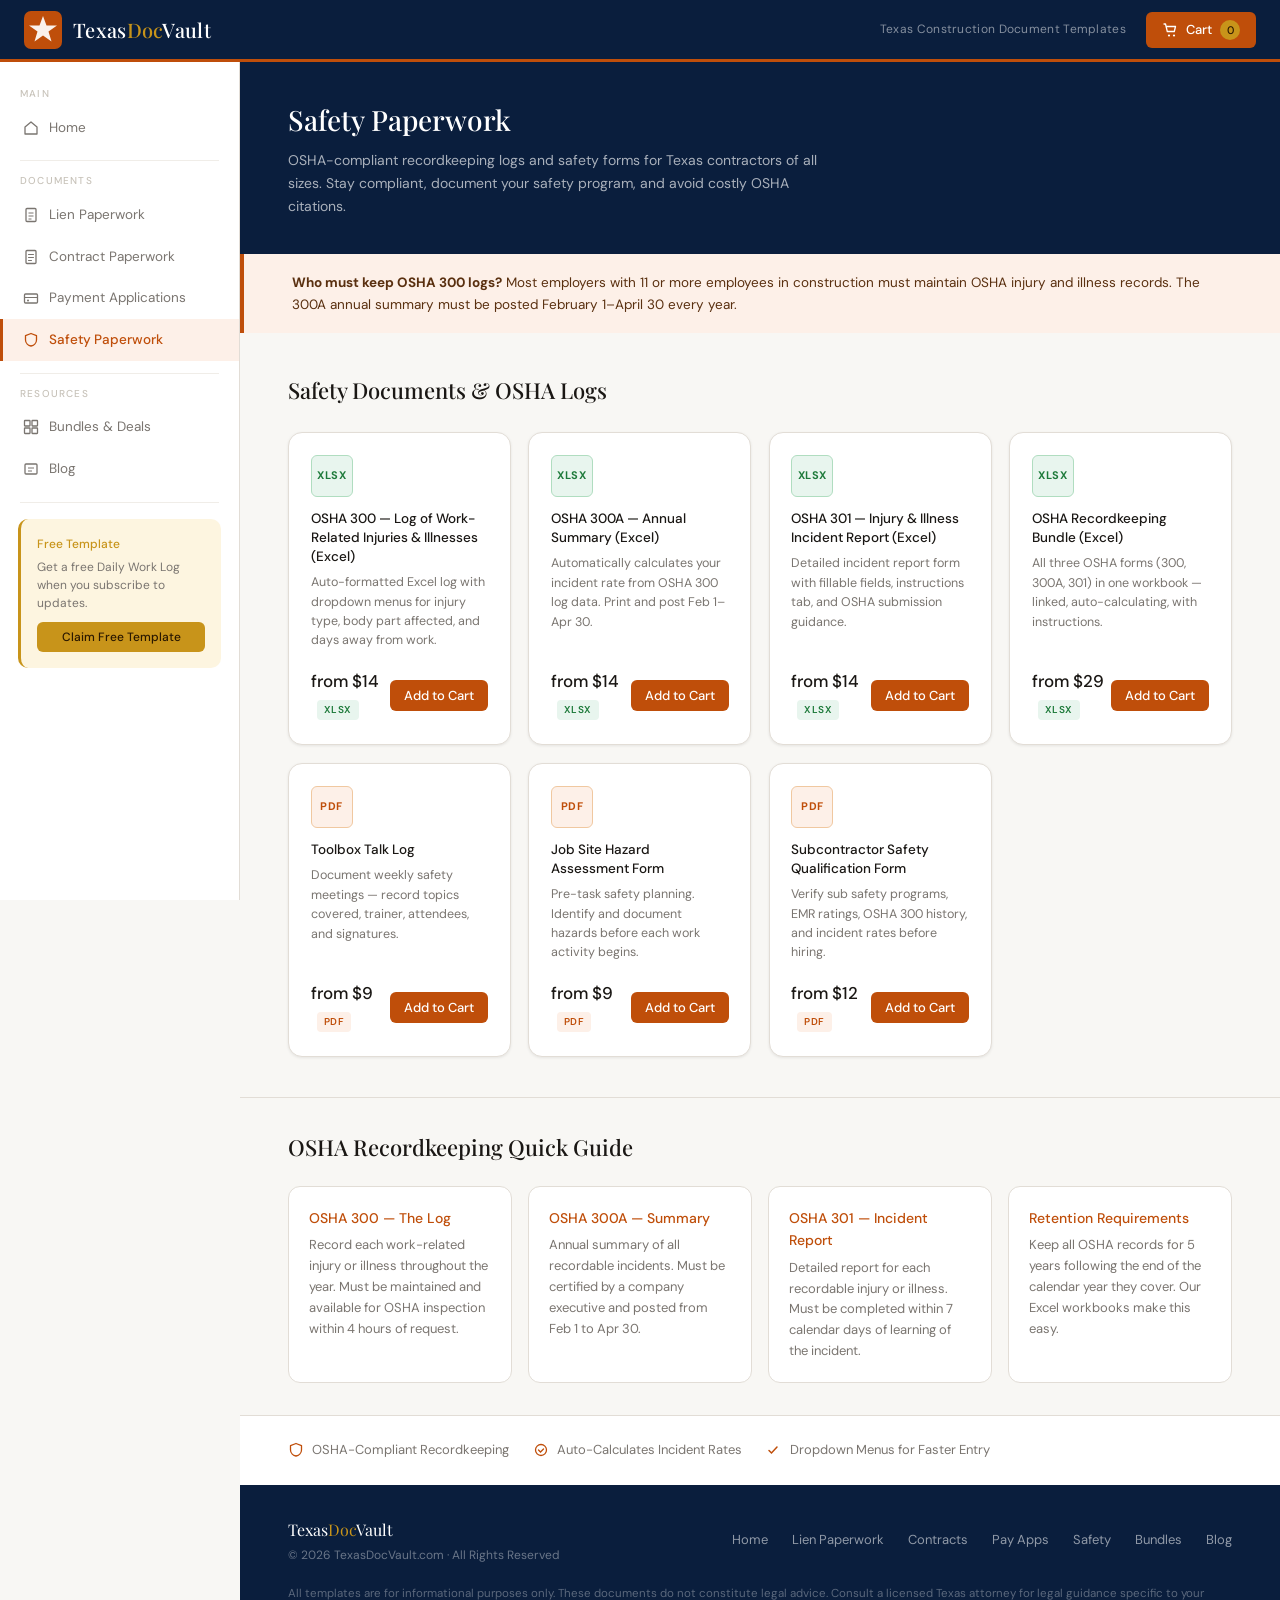
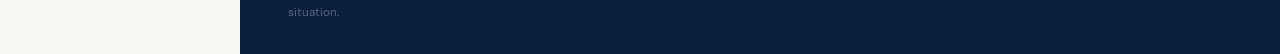
<file: safety.html>
<!DOCTYPE html>
<html lang="en">
<head>
  <meta charset="UTF-8"/>
  <meta name="viewport" content="width=device-width, initial-scale=1.0"/>
  <title>OSHA Logs & Safety Forms for Texas Contractors | TexasDocVault</title>
  <meta name="description" content="OSHA 300, 300A, and 301 Excel templates plus safety forms for Texas construction contractors. Auto-calculating incident rates. Stay compliant and avoid costly citations."/>
  <meta name="keywords" content="OSHA 300 log Excel template, OSHA 300A annual summary Excel, OSHA 301 incident report, construction safety forms Texas, OSHA recordkeeping small contractor"/>
  <link rel="canonical" href="https://texasdocvault.com/safety.html"/>
  <link rel="stylesheet" href="css/styles.css"/>
</head>
<body>

<div class="site-layout">
  <div id="site-header"></div>
  <div id="site-sidebar"></div>

  <div class="site-body">
    <main class="main-content">

      <div class="cat-hero">
        <h1>Safety Paperwork</h1>
        <p>OSHA-compliant recordkeeping logs and safety forms for Texas contractors of all sizes. Stay compliant, document your safety program, and avoid costly OSHA citations.</p>
      </div>

      <div style="background:#fdf0e8;border-left:4px solid #bf4e0a;padding:1.1rem 3rem;font-size:13.5px;color:#5a3010;line-height:1.6">
        <strong>Who must keep OSHA 300 logs?</strong> Most employers with 11 or more employees in construction must maintain OSHA injury and illness records. The 300A annual summary must be posted February 1–April 30 every year.
      </div>

      <section class="section">
        <div class="section-header">
          <h2 class="section-title">Safety Documents &amp; OSHA Logs</h2>
        </div>
        <div class="product-grid" id="safety-grid"></div>
      </section>

      <!-- OSHA GUIDE -->
      <section class="section" style="background:#f8f7f4;border-top:1px solid #e2ddd6;padding-top:2rem;padding-bottom:2rem">
        <h2 class="section-title" style="margin-bottom:1.25rem">OSHA Recordkeeping Quick Guide</h2>
        <div style="display:grid;grid-template-columns:repeat(auto-fill,minmax(220px,1fr));gap:1rem">
          <div style="background:#fff;border:1px solid #e2ddd6;border-radius:12px;padding:1.25rem">
            <div style="font-weight:500;color:#bf4e0a;margin-bottom:.4rem;font-size:14px">OSHA 300 — The Log</div>
            <div style="font-size:13px;color:#7a7570;line-height:1.6">Record each work-related injury or illness throughout the year. Must be maintained and available for OSHA inspection within 4 hours of request.</div>
          </div>
          <div style="background:#fff;border:1px solid #e2ddd6;border-radius:12px;padding:1.25rem">
            <div style="font-weight:500;color:#bf4e0a;margin-bottom:.4rem;font-size:14px">OSHA 300A — Summary</div>
            <div style="font-size:13px;color:#7a7570;line-height:1.6">Annual summary of all recordable incidents. Must be certified by a company executive and posted from Feb 1 to Apr 30.</div>
          </div>
          <div style="background:#fff;border:1px solid #e2ddd6;border-radius:12px;padding:1.25rem">
            <div style="font-weight:500;color:#bf4e0a;margin-bottom:.4rem;font-size:14px">OSHA 301 — Incident Report</div>
            <div style="font-size:13px;color:#7a7570;line-height:1.6">Detailed report for each recordable injury or illness. Must be completed within 7 calendar days of learning of the incident.</div>
          </div>
          <div style="background:#fff;border:1px solid #e2ddd6;border-radius:12px;padding:1.25rem">
            <div style="font-weight:500;color:#bf4e0a;margin-bottom:.4rem;font-size:14px">Retention Requirements</div>
            <div style="font-size:13px;color:#7a7570;line-height:1.6">Keep all OSHA records for 5 years following the end of the calendar year they cover. Our Excel workbooks make this easy.</div>
          </div>
        </div>
      </section>

      <div class="trust-bar">
        <div class="trust-item">
          <svg width="16" height="16" viewBox="0 0 16 16" fill="none"><path d="M8 1.5l5.5 2.2V8c0 3.2-2.8 5.5-5.5 6-2.7-.5-5.5-2.8-5.5-6V3.7L8 1.5z" stroke="currentColor" stroke-width="1.3" stroke-linejoin="round"/></svg>
          OSHA-Compliant Recordkeeping
        </div>
        <div class="trust-item">
          <svg width="16" height="16" viewBox="0 0 16 16" fill="none"><circle cx="8" cy="8" r="5.5" stroke="currentColor" stroke-width="1.3"/><path d="M5.5 8l2 2 3-3" stroke="currentColor" stroke-width="1.3" stroke-linecap="round"/></svg>
          Auto-Calculates Incident Rates
        </div>
        <div class="trust-item">
          <svg width="16" height="16" viewBox="0 0 16 16" fill="none"><path d="M3 8.5l2.5 2.5L11 5" stroke="currentColor" stroke-width="1.5" stroke-linecap="round"/></svg>
          Dropdown Menus for Faster Entry
        </div>
      </div>

    </main>
  </div>

  <div id="site-footer"></div>
</div>

<div id="cart-overlay-slot"></div>
<div id="toast-slot"></div>

<script src="js/data.js"></script>
<script src="js/components.js"></script>
<script>
  initPage('safety');
  document.getElementById('safety-grid').innerHTML = PRODUCTS.safety.map(productCardHTML).join('');
</script>
</body>
</html>
</file>
<file: css/styles.css>
@import url('https://fonts.googleapis.com/css2?family=Playfair+Display:wght@400;500;600&family=DM+Sans:wght@300;400;500&display=swap');

/* ── RESET & BASE ─────────────────────────────── */
*, *::before, *::after { box-sizing: border-box; margin: 0; padding: 0; }

:root {
  --navy:        #0a1e3d;
  --navy-light:  #122a52;
  --accent:      #bf4e0a;
  --accent-h:    #a33f08;
  --accent-bg:   #fdf0e8;
  --gold:        #c8941a;
  --gold-bg:     #fdf5e0;
  --green:       #1d7a3a;
  --green-bg:    #e8f5ee;
  --white:       #ffffff;
  --gray-50:     #f8f7f4;
  --gray-100:    #f0ede8;
  --gray-200:    #e2ddd6;
  --gray-300:    #c8c3ba;
  --gray-500:    #7a7570;
  --gray-700:    #3d3a36;
  --gray-900:    #1a1714;
  --radius-sm:   6px;
  --radius-md:   10px;
  --radius-lg:   14px;
  --sidebar-w:   240px;
  --header-h:    62px;
  --font-serif:  'Playfair Display', Georgia, serif;
  --font-sans:   'DM Sans', system-ui, sans-serif;
  --shadow-sm:   0 1px 3px rgba(0,0,0,.08);
  --shadow-md:   0 4px 12px rgba(0,0,0,.10);
  --shadow-lg:   0 8px 24px rgba(0,0,0,.12);
}

html { scroll-behavior: smooth; }

body {
  font-family: var(--font-sans);
  font-size: 15px;
  color: var(--gray-900);
  background: var(--gray-50);
  line-height: 1.6;
  min-height: 100vh;
  display: flex;
  flex-direction: column;
}

a { color: var(--accent); text-decoration: none; }
a:hover { text-decoration: underline; }
img { max-width: 100%; display: block; }
button { font-family: var(--font-sans); cursor: pointer; }

/* ── LAYOUT ───────────────────────────────────── */
.site-layout {
  display: flex;
  flex-direction: column;
  min-height: 100vh;
}

.site-body {
  display: flex;
  flex: 1;
  padding-top: var(--header-h);
}

.main-content {
  flex: 1;
  min-width: 0;
  margin-left: var(--sidebar-w);
}

/* ── HEADER ───────────────────────────────────── */
.site-header {
  position: fixed;
  top: 0; left: 0; right: 0;
  z-index: 200;
  height: var(--header-h);
  background: var(--navy);
  border-bottom: 3px solid var(--accent);
  display: flex;
  align-items: center;
  justify-content: space-between;
  padding: 0 1.5rem;
}

.logo {
  display: flex;
  align-items: center;
  gap: 11px;
  text-decoration: none;
}

.logo-icon {
  width: 38px;
  height: 38px;
  flex-shrink: 0;
}

.logo-text {
  font-family: var(--font-serif);
  font-size: 20px;
  font-weight: 500;
  color: #fff;
  letter-spacing: .3px;
}

.logo-text span { color: var(--gold); }

.header-right {
  display: flex;
  align-items: center;
  gap: 1.25rem;
}

.header-tagline {
  font-size: 12px;
  color: rgba(255,255,255,.5);
  letter-spacing: .3px;
}

.cart-btn {
  display: flex;
  align-items: center;
  gap: 8px;
  background: var(--accent);
  color: #fff;
  border: none;
  border-radius: var(--radius-sm);
  padding: 8px 16px;
  font-size: 13px;
  font-weight: 500;
  transition: background .15s;
}

.cart-btn:hover { background: var(--accent-h); }

.cart-count {
  background: var(--gold);
  color: #2a1800;
  border-radius: 50%;
  width: 20px; height: 20px;
  display: flex; align-items: center; justify-content: center;
  font-size: 11px;
  font-weight: 500;
}

/* ── SIDEBAR ──────────────────────────────────── */
.sidebar {
  position: fixed;
  top: var(--header-h);
  left: 0;
  bottom: 0;
  width: var(--sidebar-w);
  background: var(--white);
  border-right: 1px solid var(--gray-200);
  overflow-y: auto;
  padding: 1.5rem 0 2rem;
  z-index: 100;
}

.sidebar-section { margin-bottom: .5rem; }

.sidebar-label {
  font-size: 10px;
  font-weight: 500;
  letter-spacing: 1.2px;
  text-transform: uppercase;
  color: var(--gray-300);
  padding: 0 1.25rem;
  margin-bottom: .3rem;
}

.nav-link {
  display: flex;
  align-items: center;
  gap: 10px;
  padding: 10px 1.25rem;
  font-size: 13.5px;
  color: var(--gray-500);
  text-decoration: none;
  border-left: 3px solid transparent;
  transition: all .15s;
}

.nav-link:hover {
  background: var(--gray-50);
  color: var(--gray-900);
  text-decoration: none;
}

.nav-link.active {
  background: var(--accent-bg);
  color: var(--accent);
  border-left-color: var(--accent);
  font-weight: 500;
}

.nav-link svg { flex-shrink: 0; }

.sidebar-divider {
  height: 1px;
  background: var(--gray-100);
  margin: .75rem 1.25rem;
}

.sidebar-promo {
  margin: 1rem 1.1rem 0;
  background: var(--gold-bg);
  border-left: 3px solid var(--gold);
  border-radius: var(--radius-md);
  padding: 1rem;
}

.promo-title {
  font-size: 12px;
  font-weight: 500;
  color: var(--gold);
  margin-bottom: 4px;
}

.promo-body {
  font-size: 12px;
  color: var(--gray-500);
  line-height: 1.5;
  margin-bottom: 10px;
}

.promo-btn {
  width: 100%;
  background: var(--gold);
  color: #2a1800;
  border: none;
  border-radius: var(--radius-sm);
  padding: 7px 12px;
  font-size: 12px;
  font-weight: 500;
}

.promo-btn:hover { opacity: .9; }

/* ── HERO SECTION ─────────────────────────────── */
.hero {
  background: var(--navy);
  color: #fff;
  padding: 3.5rem 3rem;
  position: relative;
  overflow: hidden;
}

.hero-star {
  position: absolute;
  right: 3rem;
  top: 50%;
  transform: translateY(-50%);
  opacity: .06;
  pointer-events: none;
}

.hero-tag {
  display: inline-block;
  background: var(--accent);
  color: #fff;
  font-size: 10px;
  font-weight: 500;
  letter-spacing: 1.2px;
  text-transform: uppercase;
  padding: 4px 12px;
  border-radius: var(--radius-sm);
  margin-bottom: 1rem;
}

.hero h1 {
  font-family: var(--font-serif);
  font-size: 36px;
  font-weight: 500;
  line-height: 1.25;
  max-width: 520px;
  margin-bottom: 1rem;
}

.hero h1 em {
  color: var(--gold);
  font-style: normal;
}

.hero p {
  font-size: 15px;
  color: rgba(255,255,255,.7);
  max-width: 460px;
  line-height: 1.7;
  margin-bottom: 1.75rem;
}

.hero-actions { display: flex; gap: 12px; flex-wrap: wrap; }

/* ── CAT HERO (inner pages) ───────────────────── */
.cat-hero {
  background: var(--navy);
  color: #fff;
  padding: 2.25rem 3rem;
}

.cat-hero h1 {
  font-family: var(--font-serif);
  font-size: 28px;
  font-weight: 500;
  margin-bottom: .4rem;
}

.cat-hero p {
  font-size: 14px;
  color: rgba(255,255,255,.65);
  max-width: 540px;
  line-height: 1.65;
}

/* ── BUTTONS ──────────────────────────────────── */
.btn {
  display: inline-flex;
  align-items: center;
  gap: 7px;
  border-radius: var(--radius-sm);
  padding: 10px 20px;
  font-size: 14px;
  font-weight: 500;
  border: none;
  transition: all .15s;
  text-decoration: none;
}

.btn-primary {
  background: var(--accent);
  color: #fff;
}
.btn-primary:hover { background: var(--accent-h); color: #fff; text-decoration: none; }

.btn-outline-white {
  background: transparent;
  color: #fff;
  border: 1px solid rgba(255,255,255,.35);
}
.btn-outline-white:hover { background: rgba(255,255,255,.08); color: #fff; text-decoration: none; }

.btn-add {
  background: var(--accent);
  color: #fff;
  border: none;
  border-radius: var(--radius-sm);
  padding: 7px 14px;
  font-size: 13px;
  font-weight: 500;
  white-space: nowrap;
}
.btn-add:hover { background: var(--accent-h); }

/* ── STATS BAR ────────────────────────────────── */
.stats-bar {
  display: flex;
  background: var(--white);
  border-bottom: 1px solid var(--gray-200);
}

.stat-item {
  flex: 1;
  padding: 1.25rem 1rem;
  text-align: center;
  border-right: 1px solid var(--gray-200);
}
.stat-item:last-child { border-right: none; }

.stat-num {
  display: block;
  font-family: var(--font-serif);
  font-size: 22px;
  font-weight: 600;
  color: var(--accent);
}

.stat-label {
  font-size: 12px;
  color: var(--gray-500);
  margin-top: 2px;
}

/* ── SECTION ──────────────────────────────────── */
.section { padding: 2.5rem 3rem; }
.section-sm { padding: 2rem 3rem; }

.section-header {
  display: flex;
  align-items: baseline;
  justify-content: space-between;
  margin-bottom: 1.5rem;
}

.section-title {
  font-family: var(--font-serif);
  font-size: 22px;
  font-weight: 500;
  color: var(--gray-900);
}

.section-link {
  font-size: 13px;
  color: var(--accent);
  font-weight: 500;
  text-decoration: none;
}
.section-link:hover { text-decoration: underline; }

/* ── PRODUCT GRID ─────────────────────────────── */
.product-grid {
  display: grid;
  grid-template-columns: repeat(auto-fill, minmax(210px, 1fr));
  gap: 1.1rem;
}

.product-card {
  background: var(--white);
  border: 1px solid var(--gray-200);
  border-radius: var(--radius-lg);
  padding: 1.35rem;
  display: flex;
  flex-direction: column;
  box-shadow: var(--shadow-sm);
  transition: box-shadow .2s, transform .2s;
}

.product-card:hover {
  box-shadow: var(--shadow-md);
  transform: translateY(-2px);
}

.product-icon {
  width: 42px; height: 42px;
  border-radius: var(--radius-sm);
  display: flex;
  align-items: center;
  justify-content: center;
  margin-bottom: .85rem;
  font-size: 11px;
  font-weight: 700;
  letter-spacing: .5px;
}

.icon-pdf  { background: var(--accent-bg); color: var(--accent); border: 1px solid #f0c8a0; }
.icon-xlsx { background: var(--green-bg);  color: var(--green);  border: 1px solid #b0ddc0; }

.product-name {
  font-size: 13.5px;
  font-weight: 500;
  color: var(--gray-900);
  margin-bottom: .4rem;
  line-height: 1.4;
}

.product-desc {
  font-size: 12.5px;
  color: var(--gray-500);
  line-height: 1.55;
  flex: 1;
  margin-bottom: 1.1rem;
}

.product-footer {
  display: flex;
  align-items: center;
  justify-content: space-between;
}

.product-price {
  font-size: 17px;
  font-weight: 500;
  color: var(--gray-900);
}

.fmt-badge {
  display: inline-block;
  font-size: 10px;
  font-weight: 600;
  padding: 2px 7px;
  border-radius: 4px;
  margin-left: 6px;
  letter-spacing: .5px;
  vertical-align: middle;
}

.fmt-pdf  { background: var(--accent-bg); color: var(--accent); }
.fmt-xlsx { background: var(--green-bg);  color: var(--green); }

/* ── BUNDLE GRID ──────────────────────────────── */
.bundle-grid {
  display: grid;
  grid-template-columns: repeat(auto-fill, minmax(280px, 1fr));
  gap: 1.25rem;
}

.bundle-card {
  background: var(--white);
  border: 2px solid var(--accent);
  border-radius: var(--radius-lg);
  padding: 1.6rem;
  box-shadow: var(--shadow-sm);
  transition: box-shadow .2s;
}

.bundle-card:hover { box-shadow: var(--shadow-md); }

.bundle-badge {
  display: inline-block;
  background: var(--accent-bg);
  color: var(--accent);
  font-size: 10px;
  font-weight: 600;
  letter-spacing: .6px;
  text-transform: uppercase;
  padding: 3px 10px;
  border-radius: var(--radius-sm);
  margin-bottom: .85rem;
}

.bundle-name {
  font-family: var(--font-serif);
  font-size: 18px;
  font-weight: 500;
  color: var(--gray-900);
  margin-bottom: .5rem;
}

.bundle-includes {
  font-size: 13px;
  color: var(--gray-500);
  line-height: 1.6;
  margin-bottom: 1.25rem;
}

.bundle-footer {
  display: flex;
  align-items: center;
  justify-content: space-between;
  gap: 1rem;
}

.bundle-price { line-height: 1.2; }
.bundle-price-main { font-size: 26px; font-weight: 500; color: var(--gray-900); }
.bundle-price-save { font-size: 12px; color: var(--gray-500); }

.btn-bundle {
  background: var(--accent);
  color: #fff;
  border: none;
  border-radius: var(--radius-sm);
  padding: 10px 20px;
  font-size: 14px;
  font-weight: 500;
  white-space: nowrap;
}
.btn-bundle:hover { background: var(--accent-h); }

/* ── BLOG GRID ────────────────────────────────── */
.blog-grid {
  display: grid;
  grid-template-columns: repeat(auto-fill, minmax(280px, 1fr));
  gap: 1.25rem;
}

.blog-card {
  background: var(--white);
  border: 1px solid var(--gray-200);
  border-radius: var(--radius-lg);
  overflow: hidden;
  box-shadow: var(--shadow-sm);
  transition: box-shadow .2s, transform .2s;
}

.blog-card:hover {
  box-shadow: var(--shadow-md);
  transform: translateY(-2px);
}

.blog-card-img {
  height: 120px;
  background: var(--navy);
  position: relative;
  display: flex;
  align-items: center;
  justify-content: center;
  overflow: hidden;
}

.blog-cat-badge {
  position: absolute;
  top: 12px; left: 12px;
  background: var(--accent);
  color: #fff;
  font-size: 10px;
  font-weight: 600;
  letter-spacing: .6px;
  text-transform: uppercase;
  padding: 3px 9px;
  border-radius: var(--radius-sm);
}

.blog-card-body { padding: 1.1rem; }

.blog-card-title {
  font-size: 14px;
  font-weight: 500;
  color: var(--gray-900);
  line-height: 1.45;
  margin-bottom: .45rem;
}

.blog-card-excerpt {
  font-size: 12.5px;
  color: var(--gray-500);
  line-height: 1.55;
  margin-bottom: .85rem;
}

.blog-card-meta {
  display: flex;
  align-items: center;
  justify-content: space-between;
  font-size: 11.5px;
  color: var(--gray-300);
}

.read-more-link {
  color: var(--accent);
  font-weight: 500;
  font-size: 12.5px;
  text-decoration: none;
}
.read-more-link:hover { text-decoration: underline; }

/* ── TRUST BAR ────────────────────────────────── */
.trust-bar {
  display: flex;
  flex-wrap: wrap;
  gap: 1.5rem;
  padding: 1.5rem 3rem;
  background: var(--white);
  border-top: 1px solid var(--gray-200);
}

.trust-item {
  display: flex;
  align-items: center;
  gap: 8px;
  font-size: 13px;
  color: var(--gray-500);
}

.trust-item svg { color: var(--accent); flex-shrink: 0; }

/* ── CART NOTIFICATION ────────────────────────── */
.cart-toast {
  position: fixed;
  bottom: 24px;
  right: 24px;
  background: var(--navy);
  color: #fff;
  padding: 13px 22px;
  border-radius: var(--radius-md);
  font-size: 13.5px;
  border-left: 4px solid var(--accent);
  box-shadow: var(--shadow-lg);
  opacity: 0;
  transform: translateY(12px);
  transition: opacity .3s, transform .3s;
  pointer-events: none;
  z-index: 999;
  max-width: 320px;
}

.cart-toast.show {
  opacity: 1;
  transform: translateY(0);
}

/* ── CART MODAL ───────────────────────────────── */
.cart-overlay {
  display: none;
  position: fixed;
  inset: 0;
  background: rgba(0,0,0,.4);
  z-index: 500;
  align-items: flex-start;
  justify-content: flex-end;
}

.cart-overlay.open { display: flex; }

.cart-panel {
  background: var(--white);
  width: 380px;
  height: 100%;
  overflow-y: auto;
  margin-top: var(--header-h);
  padding: 1.5rem;
  box-shadow: var(--shadow-lg);
}

.cart-panel h2 {
  font-family: var(--font-serif);
  font-size: 20px;
  margin-bottom: 1.25rem;
  padding-bottom: 1rem;
  border-bottom: 1px solid var(--gray-200);
  display: flex;
  justify-content: space-between;
  align-items: center;
}

.cart-close {
  background: none;
  border: none;
  font-size: 22px;
  color: var(--gray-500);
  line-height: 1;
}

.cart-item {
  display: flex;
  justify-content: space-between;
  align-items: flex-start;
  padding: .85rem 0;
  border-bottom: 1px solid var(--gray-100);
  gap: 1rem;
}

.cart-item-name { font-size: 13.5px; font-weight: 500; color: var(--gray-900); }
.cart-item-price { font-size: 14px; font-weight: 500; white-space: nowrap; }
.cart-item-remove { font-size: 11px; color: var(--gray-300); background: none; border: none; margin-top: 4px; }
.cart-item-remove:hover { color: var(--accent); }

.cart-total {
  display: flex;
  justify-content: space-between;
  font-size: 16px;
  font-weight: 500;
  padding: 1rem 0;
  border-top: 2px solid var(--gray-200);
  margin-top: .5rem;
}

.checkout-btn {
  display: block;
  width: 100%;
  background: var(--accent);
  color: #fff;
  border: none;
  border-radius: var(--radius-sm);
  padding: 13px;
  font-size: 15px;
  font-weight: 500;
  margin-top: 1rem;
  text-align: center;
}
.checkout-btn:hover { background: var(--accent-h); }

.cart-empty {
  text-align: center;
  padding: 2rem 0;
  color: var(--gray-300);
  font-size: 14px;
}

/* ── FOOTER ───────────────────────────────────── */
.site-footer {
  background: var(--navy);
  color: rgba(255,255,255,.65);
  padding: 2rem 3rem;
  margin-left: var(--sidebar-w);
  display: flex;
  flex-wrap: wrap;
  justify-content: space-between;
  align-items: center;
  gap: 1rem;
  font-size: 13px;
}

.footer-brand {
  font-family: var(--font-serif);
  font-size: 16px;
  color: #fff;
}
.footer-brand span { color: var(--gold); }

.footer-links { display: flex; gap: 1.5rem; flex-wrap: wrap; }
.footer-links a { color: rgba(255,255,255,.55); font-size: 13px; }
.footer-links a:hover { color: #fff; text-decoration: none; }

.footer-note { font-size: 11.5px; width: 100%; margin-top: .25rem; opacity: .5; }

/* ── PRODUCT DETAIL PAGE (PDP) ───────────────── */
.pdp-breadcrumb {
  display: flex;
  align-items: center;
  gap: 8px;
  padding: 1rem 3rem;
  font-size: 13px;
  color: var(--gray-300);
  background: var(--white);
  border-bottom: 1px solid var(--gray-100);
}

.pdp-breadcrumb a { color: var(--gray-500); text-decoration: none; }
.pdp-breadcrumb a:hover { color: var(--accent); }
.pdp-breadcrumb svg { color: var(--gray-300); }
.pdp-breadcrumb span { color: var(--gray-700); }

.pdp-header {
  display: flex;
  align-items: center;
  justify-content: space-between;
  padding: 1.5rem 3rem;
  background: var(--white);
  border-bottom: 1px solid var(--gray-200);
}

.pdp-header-left {
  display: flex;
  align-items: center;
  gap: 1rem;
}

.pdp-title {
  font-family: var(--font-serif);
  font-size: 22px;
  font-weight: 500;
  color: var(--gray-900);
  line-height: 1.3;
}

.pdp-subtitle {
  font-size: 13px;
  color: var(--gray-500);
  margin-top: 2px;
}

/* ── PDP Options Toggle ──────────────────────── */
.pdp-options {
  display: flex;
  gap: 1rem;
  padding: 1.5rem 3rem;
  background: var(--gray-50);
  border-bottom: 1px solid var(--gray-200);
}

.pdp-option {
  flex: 1;
  background: var(--white);
  border: 2px solid var(--gray-200);
  border-radius: var(--radius-lg);
  padding: 1.1rem 1.25rem;
  text-align: left;
  cursor: pointer;
  transition: all .15s;
  position: relative;
}

.pdp-option:hover { border-color: var(--gray-300); }

.pdp-option.active {
  border-color: var(--accent);
  background: var(--accent-bg);
}

.pdp-option.active::before {
  content: '';
  position: absolute;
  top: 10px;
  right: 12px;
  width: 18px;
  height: 18px;
  background: var(--accent);
  border-radius: 50%;
  background-image: url("data:image/svg+xml,%3Csvg width='12' height='12' viewBox='0 0 12 12' fill='none' xmlns='http://www.w3.org/2000/svg'%3E%3Cpath d='M2.5 6.5L5 9L9.5 3.5' stroke='white' stroke-width='1.5' stroke-linecap='round' stroke-linejoin='round'/%3E%3C/svg%3E");
  background-repeat: no-repeat;
  background-position: center;
}

.pdp-option-label {
  display: flex;
  align-items: center;
  gap: 8px;
  font-size: 15px;
  font-weight: 500;
  color: var(--gray-900);
  margin-bottom: 4px;
}

.pdp-option-label svg { color: var(--accent); }

.pdp-option-desc {
  font-size: 12.5px;
  color: var(--gray-500);
  line-height: 1.5;
  margin-bottom: 8px;
}

.pdp-option-price {
  font-size: 20px;
  font-weight: 500;
  color: var(--accent);
}

/* ── PDP Body (form + preview) ───────────────── */
.pdp-body {
  display: flex;
  gap: 0;
  height: calc(100vh - var(--header-h) - 220px);
  min-height: 500px;
}

.pdp-form-col {
  flex: 1;
  min-width: 0;
  border-right: 1px solid var(--gray-200);
  overflow-y: auto;
}

.pdp-form-panel {
  padding: 2rem 3rem;
}

.pdp-form-heading {
  font-family: var(--font-serif);
  font-size: 18px;
  font-weight: 500;
  color: var(--gray-900);
  margin-bottom: .5rem;
}

.pdp-form-note {
  font-size: 13px;
  color: var(--gray-500);
  line-height: 1.6;
  margin-bottom: 1.5rem;
}

.pdp-field-group { margin-bottom: 1rem; }

.pdp-field-row {
  display: flex;
  gap: 1rem;
  margin-bottom: 1rem;
}

.pdp-label {
  display: block;
  font-size: 13px;
  font-weight: 500;
  color: var(--gray-700);
  margin-bottom: 5px;
}

.pdp-req { color: var(--accent); }

.pdp-input {
  width: 100%;
  padding: 9px 12px;
  font-size: 14px;
  font-family: var(--font-sans);
  border: 1px solid var(--gray-200);
  border-radius: var(--radius-sm);
  color: var(--gray-900);
  background: var(--white);
  transition: border-color .15s;
}

.pdp-input:focus {
  outline: none;
  border-color: var(--accent);
  box-shadow: 0 0 0 3px rgba(191,78,10,.1);
}

.pdp-input::placeholder { color: var(--gray-300); }

.pdp-textarea {
  min-height: 72px;
  resize: vertical;
  line-height: 1.5;
}

.pdp-input-prefix-wrap {
  position: relative;
  display: flex;
  align-items: center;
}

.pdp-input-prefix {
  position: absolute;
  left: 12px;
  font-size: 14px;
  color: var(--gray-500);
  pointer-events: none;
}

.pdp-input-with-prefix { padding-left: 26px; }

.pdp-form-actions {
  margin-top: 1.5rem;
  padding-top: 1.5rem;
  border-top: 1px solid var(--gray-100);
}

.pdp-add-btn {
  width: 100%;
  justify-content: center;
  padding: 13px 20px;
  font-size: 15px;
}

/* ── Blank panel features ────────────────────── */
.pdp-blank-features {
  display: flex;
  flex-direction: column;
  gap: 10px;
  margin-bottom: 1.5rem;
}

.pdp-blank-feature {
  display: flex;
  align-items: center;
  gap: 10px;
  font-size: 13.5px;
  color: var(--gray-700);
}

.pdp-blank-feature svg { flex-shrink: 0; }

/* ── PDP Preview Column ──────────────────────── */
.pdp-preview-col {
  flex: 1;
  min-width: 0;
  background: var(--gray-50);
  display: flex;
  flex-direction: column;
  overflow: hidden;
}

.pdp-preview-bar {
  padding: .75rem 1.5rem;
  font-size: 12px;
  font-weight: 500;
  color: var(--gray-500);
  letter-spacing: .5px;
  text-transform: uppercase;
  background: var(--gray-100);
  border-bottom: 1px solid var(--gray-200);
}

.pdp-preview {
  flex: 1;
  padding: 1.5rem;
  overflow-y: auto;
}

/* ── Document Preview Styles ─────────────────── */
.prev-doc {
  background: #fff;
  border: 1px solid var(--gray-200);
  border-radius: 4px;
  padding: 1.25rem 1.5rem;
  font-family: 'Times New Roman', Times, serif;
  font-size: 10.5px;
  line-height: 1.4;
  color: #1a1a1a;
  box-shadow: 0 2px 12px rgba(0,0,0,.08);
  max-width: 560px;
  margin: 0 auto;
  position: relative;
  overflow: hidden;
  user-select: none;
  -webkit-user-select: none;
  -moz-user-select: none;
  -ms-user-select: none;
}

/* ── SAMPLE Watermark ────────────────────────── */
.prev-doc::before {
  content: 'SAMPLE';
  position: absolute;
  top: 50%;
  left: 50%;
  transform: translate(-50%, -50%) rotate(-35deg);
  font-family: var(--font-sans);
  font-size: 90px;
  font-weight: 700;
  color: rgba(191, 78, 10, .08);
  letter-spacing: 12px;
  pointer-events: none;
  z-index: 10;
  white-space: nowrap;
}

.prev-header {
  text-align: center;
  font-size: 13px;
  font-weight: 700;
  letter-spacing: .5px;
  margin-bottom: 2px;
  line-height: 1.3;
}

.prev-statute {
  text-align: center;
  font-size: 9px;
  color: #888;
  margin-bottom: .6rem;
}

.prev-notice {
  background: #fffbe6;
  border: 1px solid #e8d88c;
  border-radius: 3px;
  padding: 5px 8px;
  font-size: 9px;
  line-height: 1.4;
  margin-bottom: .6rem;
  color: #5a4d1a;
}

.prev-body { margin-top: .25rem; }

.prev-field-row {
  display: flex;
  gap: 4px;
  margin-bottom: 2px;
  align-items: baseline;
}

.prev-field-row .prev-label {
  font-weight: 700;
  font-size: 10px;
  white-space: nowrap;
  min-width: 110px;
}

.prev-field-row .prev-value {
  flex: 1;
  border-bottom: 1px solid #ccc;
  min-height: 13px;
  font-size: 10.5px;
  padding-bottom: 0;
  overflow: hidden;
  white-space: nowrap;
  text-overflow: ellipsis;
}

.prev-blank {
  display: inline-block;
  width: 100%;
  min-width: 60px;
}

.prev-paragraph {
  margin: .4rem 0;
  text-align: left;
  font-size: 10px;
  line-height: 1.45;
}

.prev-paragraph strong {
  color: var(--accent);
  font-weight: 600;
}

.prev-exceptions {
  margin: .4rem 0;
  display: flex;
  gap: 6px;
}

.prev-exceptions .prev-label {
  font-weight: 700;
  font-size: 10px;
  white-space: nowrap;
}

.prev-exceptions .prev-value {
  font-size: 10px;
  font-style: italic;
}

.prev-sig-section {
  margin-top: .75rem;
  padding-top: .5rem;
  border-top: 1px solid #ddd;
}

.prev-sig-block { margin-bottom: .5rem; }

.prev-sig-label {
  font-weight: 700;
  font-size: 10px;
  margin-bottom: 3px;
}

.prev-sig-name {
  font-size: 10.5px;
  margin-bottom: 4px;
  border-bottom: 1px solid #ccc;
  padding-bottom: 1px;
}

.prev-sig-line {
  display: flex;
  flex-direction: column;
  gap: 3px;
  font-size: 10px;
}

.prev-notary {
  margin-top: .75rem;
  padding-top: .5rem;
  border-top: 2px solid #333;
}

.prev-notary-title {
  text-align: center;
  font-size: 11px;
  font-weight: 700;
  letter-spacing: .5px;
  margin-bottom: .4rem;
}

.prev-notary-body {
  font-size: 10px;
  line-height: 1.4;
}

.prev-notary-body strong { color: var(--accent); }

.prev-notary-sig {
  margin-top: .6rem;
  font-size: 10px;
  line-height: 1.7;
}

.prev-notary-seal {
  margin-top: .4rem;
  width: 70px;
  height: 70px;
  border: 1.5px dashed #e0e0e0;
  border-radius: 50%;
  display: flex;
  align-items: center;
  justify-content: center;
  text-align: center;
  font-size: 7.5px;
  color: #d5d5d5;
  letter-spacing: .5px;
  line-height: 1.3;
  margin-left: auto;
}

.prev-doc-footer {
  margin-top: .6rem;
  padding-top: .4rem;
  border-top: 1px solid #eee;
  font-family: var(--font-sans);
  font-size: 7.5px;
  color: #bbb;
  letter-spacing: .3px;
}

/* ── RESPONSIVE ───────────────────────────────── */
@media (max-width: 900px) {
  :root { --sidebar-w: 0px; }
  .sidebar { transform: translateX(-240px); transition: transform .3s; width: 240px; }
  .sidebar.open { transform: translateX(0); }
  .main-content { margin-left: 0; }
  .site-footer { margin-left: 0; }
  .hero { padding: 2.5rem 1.5rem; }
  .cat-hero { padding: 1.75rem 1.5rem; }
  .section { padding: 2rem 1.5rem; }
  .trust-bar { padding: 1.25rem 1.5rem; }
  .hero h1 { font-size: 28px; }
  .header-tagline { display: none; }
  .pdp-header { padding: 1.25rem 1.5rem; }
  .pdp-breadcrumb { padding: .75rem 1.5rem; }
  .pdp-options { flex-direction: column; padding: 1rem 1.5rem; }
  .pdp-body { flex-direction: column; }
  .pdp-form-col { border-right: none; border-bottom: 1px solid var(--gray-200); }
  .pdp-form-panel { padding: 1.5rem; }
  .pdp-field-row { flex-direction: column; gap: 0; }
  .pdp-preview-col { min-height: 500px; }
  .pdp-preview { padding: 1rem; }
  .prev-doc { padding: 1.5rem 1rem; }
}
</file>
